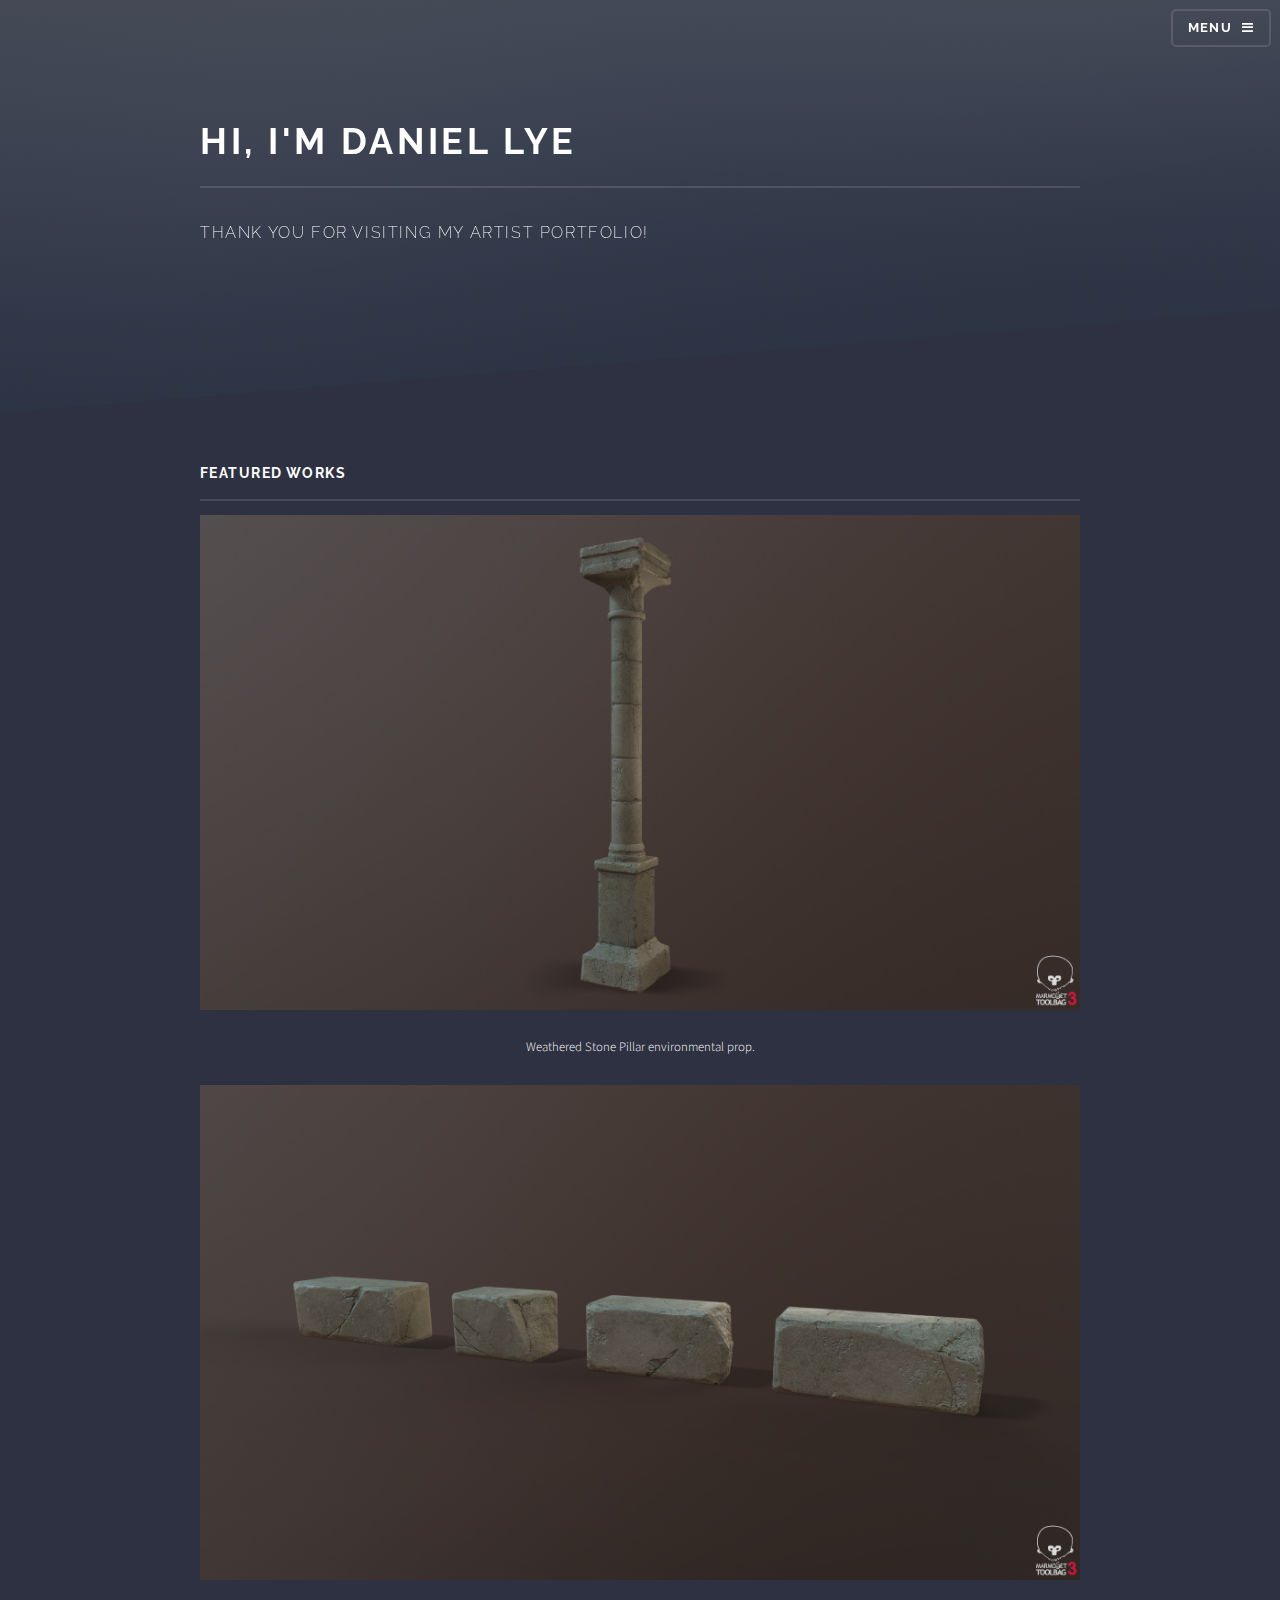
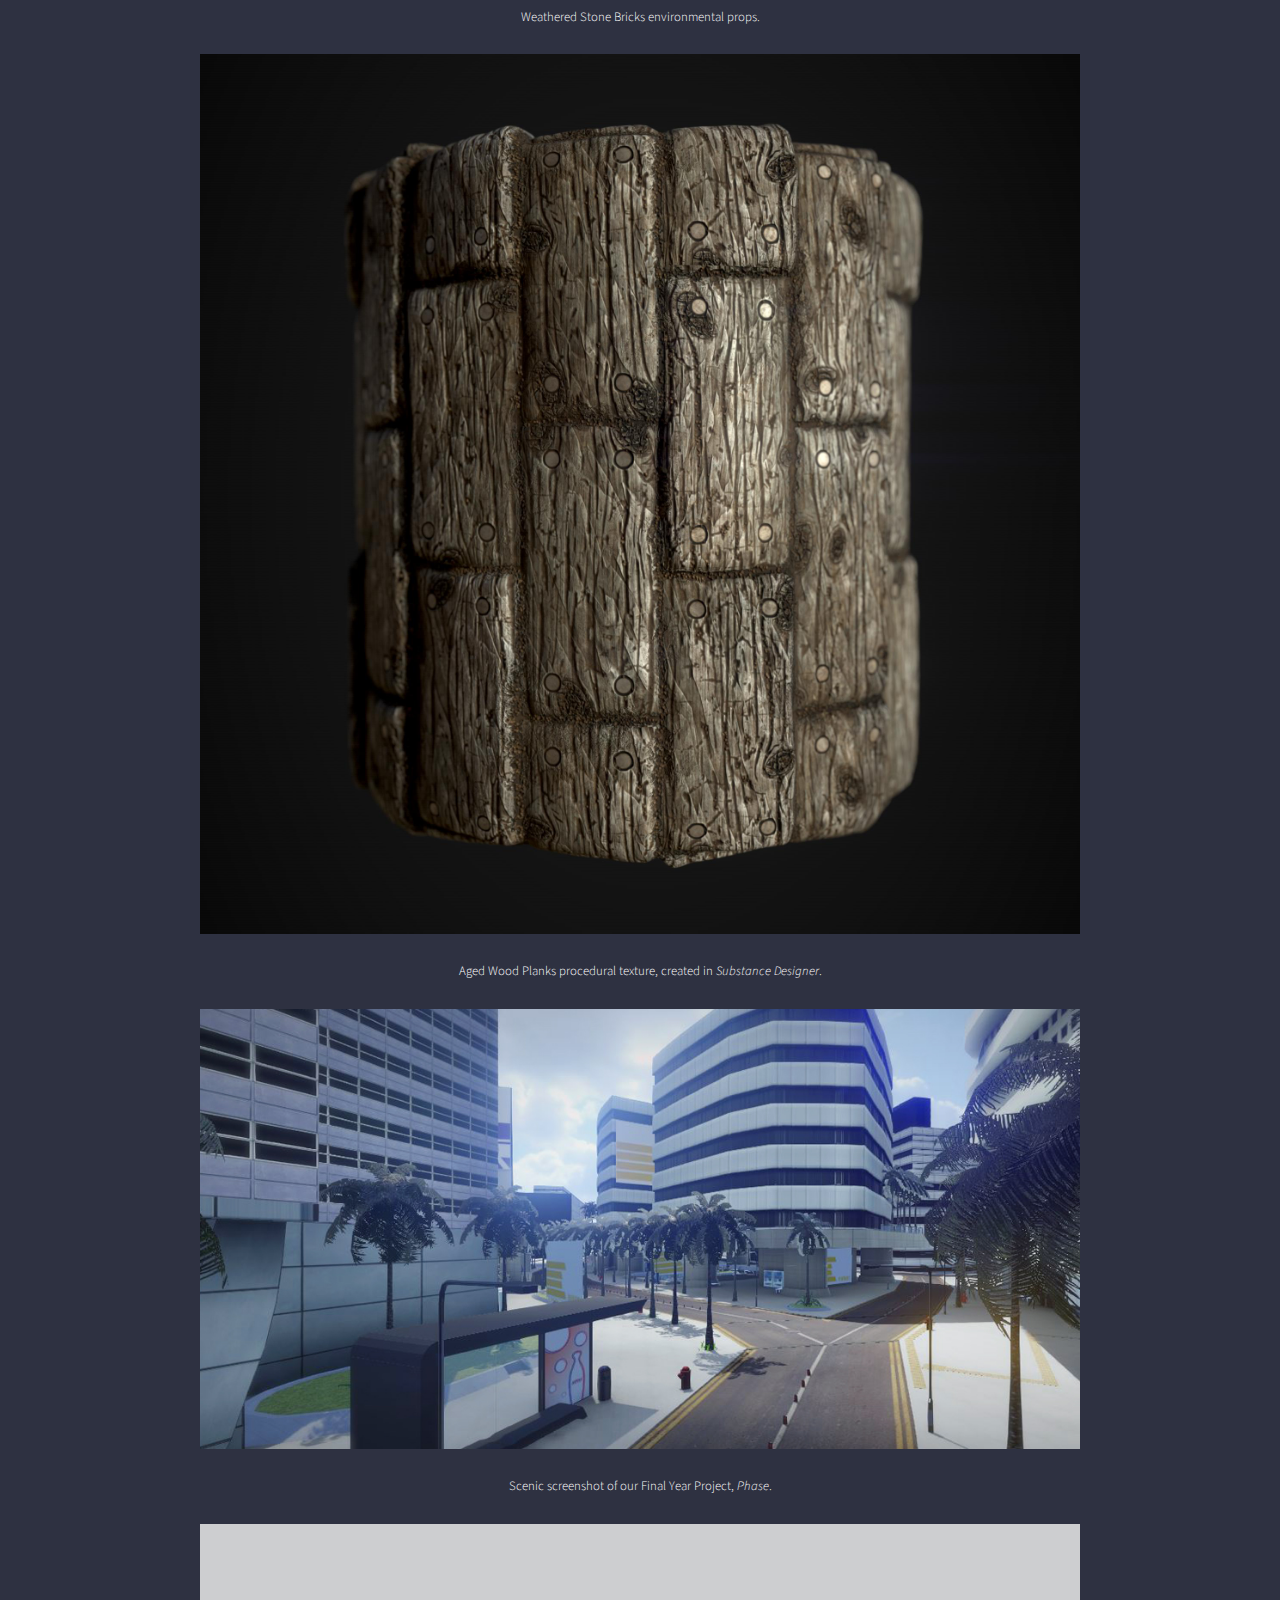
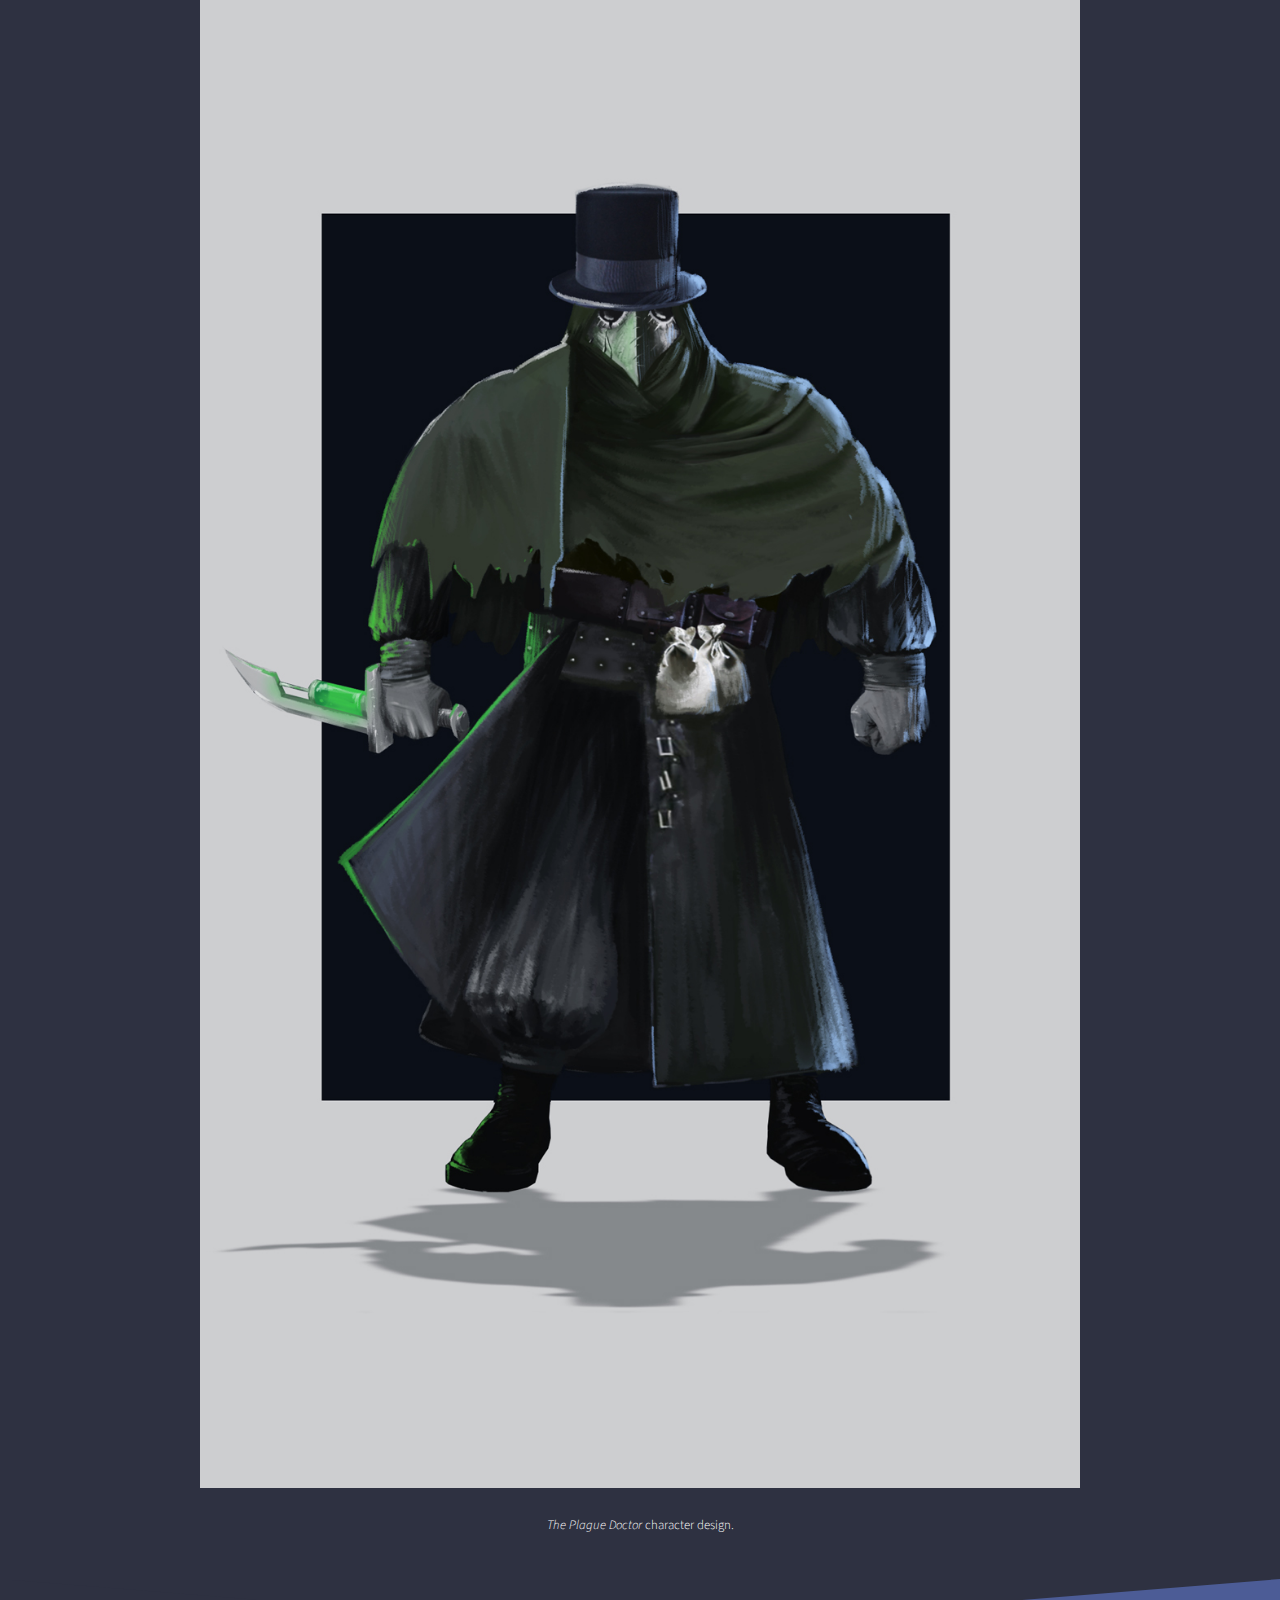
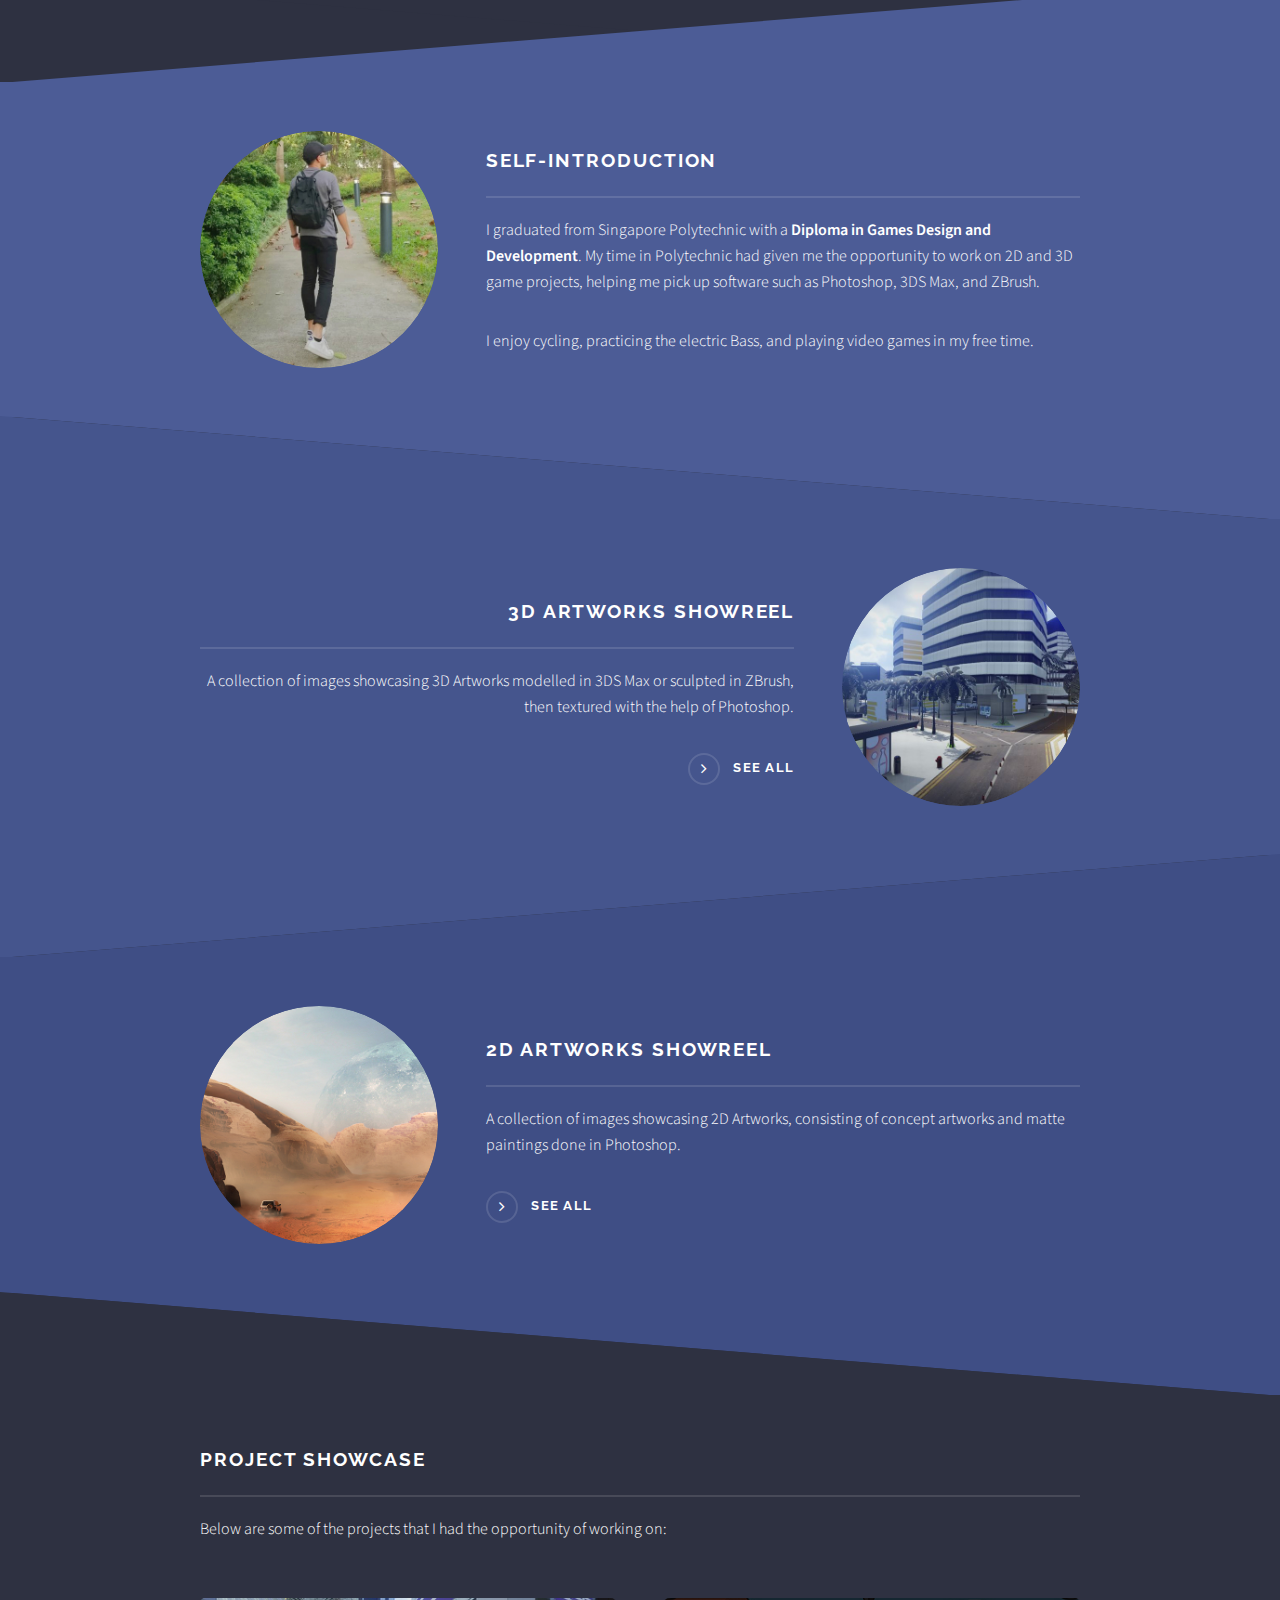
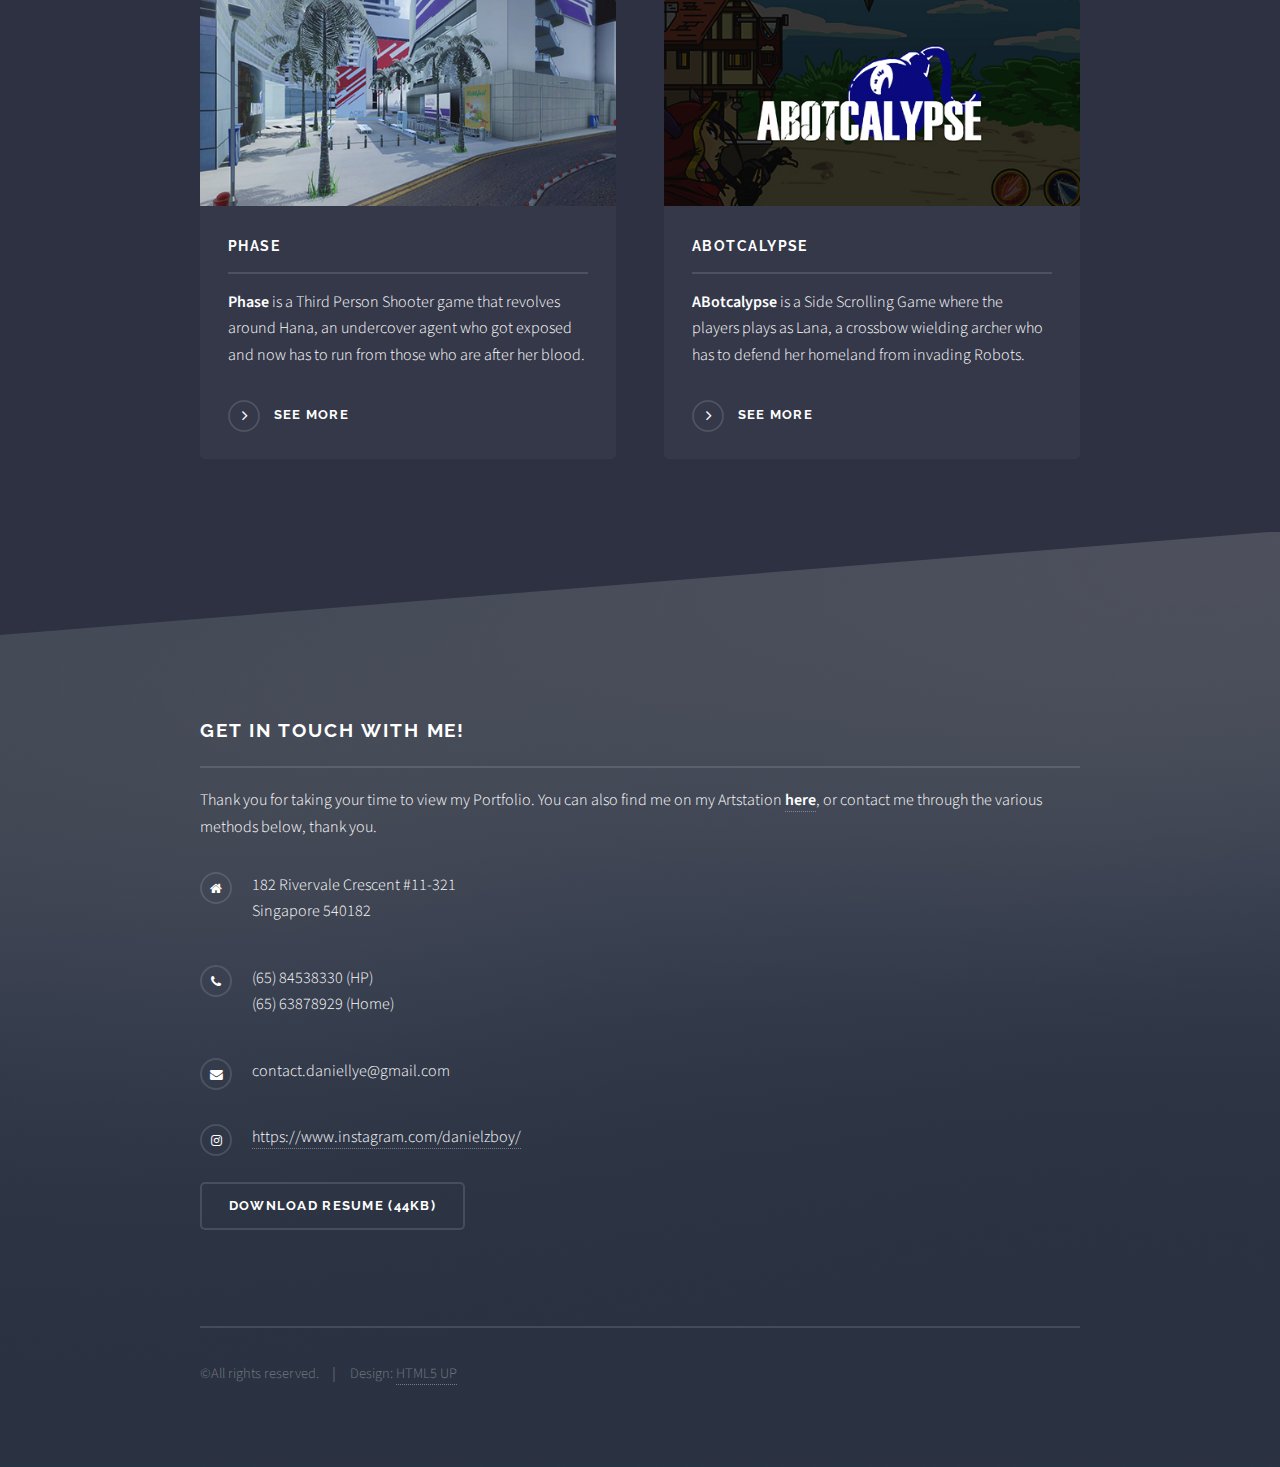
<file: index.html>
<!DOCTYPE HTML>
<!--
	Solid State by HTML5 UP
	html5up.net | @ajlkn
	Free for personal and commercial use under the CCA 3.0 license (html5up.net/license)
-->
<html>
	<head>
		<title>Daniel Lye's Portfolio</title>
		<meta charset="utf-8" />
		<meta name="viewport" content="width=device-width, initial-scale=1, user-scalable=no" />
		<link rel="stylesheet" href="assets/css/main.css" />
		<noscript><link rel="stylesheet" href="assets/css/noscript.css" /></noscript>
	</head>
	<body class="is-preload">

		<!-- Page Wrapper -->
			<div id="page-wrapper">

				<!-- Header -->
					<header id="header" class="alt">
						<h1><a href="index.html">Daniel Lye's Portfolio</a></h1>
						<nav>
							<a href="#menu">Menu</a>
						</nav>
					</header>

				<!-- Menu -->
					<nav id="menu">
						<div class="inner">
							<h2>Menu</h2>
							<ul class="links">
								<li><a href="index.html">Home</a></li>
								<li><a href="3dartworks.html">3D Artworks</a></li>
								<li><a href="2dartworks.html">2D Artworks</a></li>
								<li><a href="projects.html">Projects</a></li>
								<li><a href="resume.html">Resume and Contacts</a></li>
							</ul>
							<a href="#" class="close">Close</a>
						</div>
					</nav>

				<!-- Banner -->
					<section id="banner">
						<div class="inner">
							<!-- <div class="logo"><span class="icon fa-diamond"></span></div> -->
							<h2>Hi, I'm Daniel Lye</h2>
							<p>Thank you for visiting my Artist Portfolio!<!-- <a href="http://html5up.net">HTML5 UP</a>--></p>
						</div>
					</section>

				<!-- Wrapper -->
					<section id="wrapper">

						<div class="wrapper">
							<div class="inner">

								<h3 class="major">Featured Works</h3>

								<center><div style="width:auto; font-size: 80%;"><img src="images/art05.png" alt="" class="responsive"/>Weathered Stone Pillar environmental prop.</div></center><br/>

								<center><div style="width:auto; font-size: 80%;"><img src="images/art04.png" alt="" class="responsive"/>Weathered Stone Bricks environmental props.</div></center><br/>

								<center><div style="width:auto; font-size: 80%;"><img src="images/art01.jpg" alt="" class="responsive"/>Aged Wood Planks procedural texture, created in <i>Substance Designer</i>.</div></center><br/>

								<center><div style="width:auto; font-size: 80%;"><img src="images/art02.jpg" alt="" class="responsive"/>Scenic screenshot of our Final Year Project, <i>Phase</i>.</div></center><br/>

								<center><div style="width:auto; font-size: 80%;"><img src="images/art03.jpg" alt="" class="responsive"/><i>The Plague Doctor</i> character design.</div></center><br/>

							</div>
						</div>

						<!-- One -->
							<section id="one" class="wrapper spotlight style1">
								<div class="inner">
									<a class="image"><img src="images/01.jpg" alt="" /></a>
									<div class="content">
										<h2 class="major">Self-Introduction</h2>
										<p>I graduated from Singapore Polytechnic with a <strong>Diploma in Games Design and Development</strong>. My time in Polytechnic had given me the opportunity to work on 2D and 3D game projects, helping me pick up software such as Photoshop, 3DS Max, and ZBrush.</p>
										<p>I enjoy cycling, practicing the electric Bass, and playing video games in my free time.</p>
										<!-- <a href="#" class="special">Learn more</a> -->
									</div>
								</div>
							</section>

						<!-- Two -->
							<section id="two" class="wrapper alt spotlight style2">
								<div class="inner">
									<a href="3dartworks.html" class="image"><img src="images/02.jpg" alt="" /></a>
									<div class="content">
										<h2 class="major">3D Artworks Showreel</h2>
										<p>A collection of images showcasing 3D Artworks modelled in 3DS Max or sculpted in ZBrush, then textured with the help of Photoshop.</p>
										<a href="3dartworks.html" class="special">See All</a>
									</div>
								</div>
							</section>

						<!-- Three -->
							<section id="three" class="wrapper spotlight style3">
								<div class="inner">
									<a href="2dartworks.html" class="image"><img src="images/03.jpg" alt="" /></a>
									<div class="content">
										<h2 class="major">2D Artworks Showreel</h2>
										<p>A collection of images showcasing 2D Artworks, consisting of concept artworks and matte paintings done in Photoshop.</p>
										<a href="2dartworks.html" class="special">See All</a>
									</div>
								</div>
							</section>

						<!-- Four -->
							<section id="four" class="wrapper alt style1">
								<div class="inner">
									<h2 class="major">Project Showcase</h2>
									<p>Below are some of the projects that I had the opportunity of working on:</p>
									<section class="features">
										<article>
											<a href="phase.html" class="image"><img src="images/04.jpg" alt="" /></a>
											<h3 class="major">Phase</h3>
											<p><strong>Phase</strong> is a Third Person Shooter game that revolves around Hana, an undercover agent who got exposed and now has to run from those who are after her blood.</p>
											<a href="phase.html" class="special">See more</a>
										</article>
										<article>
											<a href="abotcalypse.html" class="image"><img src="images/05.jpg" alt="" /></a>
											<h3 class="major">ABotcalypse</h3>
											<p><strong>ABotcalypse</strong> is a Side Scrolling Game where the players plays as Lana, a crossbow wielding archer who has to defend her homeland from invading Robots.</p>
											<a href="abotcalypse.html" class="special">See more</a>
										</article>
										<!-- <article>
											<a href="#" class="image"><img src="images/pic06.jpg" alt="" /></a>
											<h3 class="major">ABotcalypse</h3>
											<p><strong>ABotcalypse</strong> is a Side Scrolling Game where the players plays as Lana, a crossbow wielding archer who has to defend her homeland from invading Robots.</p>
											<a href="#" class="special">Learn more</a>
										</article>
										<article>
											<a href="#" class="image"><img src="images/pic07.jpg" alt="" /></a>
											<h3 class="major">Fusce consequat</h3>
											<p>Lorem ipsum dolor sit amet, consectetur adipiscing vehicula id nulla dignissim dapibus ultrices.</p>
											<a href="#" class="special">Learn more</a>
										</article> -->
									</section> 
								</div>
							</section>

					</section>

				<!-- Footer -->
					<section id="footer">
						<div class="inner">
							<h2 class="major">Get in touch with me!</h2>
							<p>Thank you for taking your time to view my Portfolio. You can also find me on my Artstation <strong><a href="https://www.artstation.com/daniellye">here</a></strong>, or contact me through the various methods below, thank you.</p>

							<ul class="contact">
								<li class="fa-home">
								182 Rivervale Crescent #11-321<br />
								Singapore 540182</li>
								<li class="fa-phone">(65) 84538330 (HP)<br />(65) 63878929 (Home)</li>
								<li class="fa-envelope"><!-- <a href="#"></a> -->contact.daniellye@gmail.com</li>
								<!-- <li class="fa-twitter"><a href="#">twitter.com/untitled-tld</a></li>
								<li class="fa-facebook"><a href="#">facebook.com/untitled-tld</a></li> -->
								<li class="fa-instagram"><a href="https://www.instagram.com/danielzboy/">https://www.instagram.com/danielzboy/</a></li>
							</ul>
							
							 <ul class="actions">
								<li><a href="https://drive.google.com/uc?export=download&id=1M3SwBM7PlS9I2snrrU_42N8P5mISqZSB" class="button">Download Resume (44KB)</a></li>
							</ul>

								<!-- <div class="fields">
									<div class="field">
										<label for="name">Name</label>
										<input type="text" name="name" id="name" />
									</div>
									<div class="field">
										<label for="email">Email</label>
										<input type="email" name="email" id="email" />
									</div>
									<div class="field">
										<label for="message">Message</label>
										<textarea name="message" id="message" rows="4"></textarea>
									</div>
								</div>
								<ul class="actions">
									<li><input type="submit" value="Download Resume"/></li>
								</ul> -->

							<ul class="copyright">
								<li>&copy;All rights reserved.</li><li>Design: <a href="http://html5up.net">HTML5 UP</a></li>
							</ul>

						</div>
					</section>

			</div>

		<!-- Scripts -->
			<script src="assets/js/jquery.min.js"></script>
			<script src="assets/js/jquery.scrollex.min.js"></script>
			<script src="assets/js/browser.min.js"></script>
			<script src="assets/js/breakpoints.min.js"></script>
			<script src="assets/js/util.js"></script>
			<script src="assets/js/main.js"></script>

	</body>
</html>
</file>
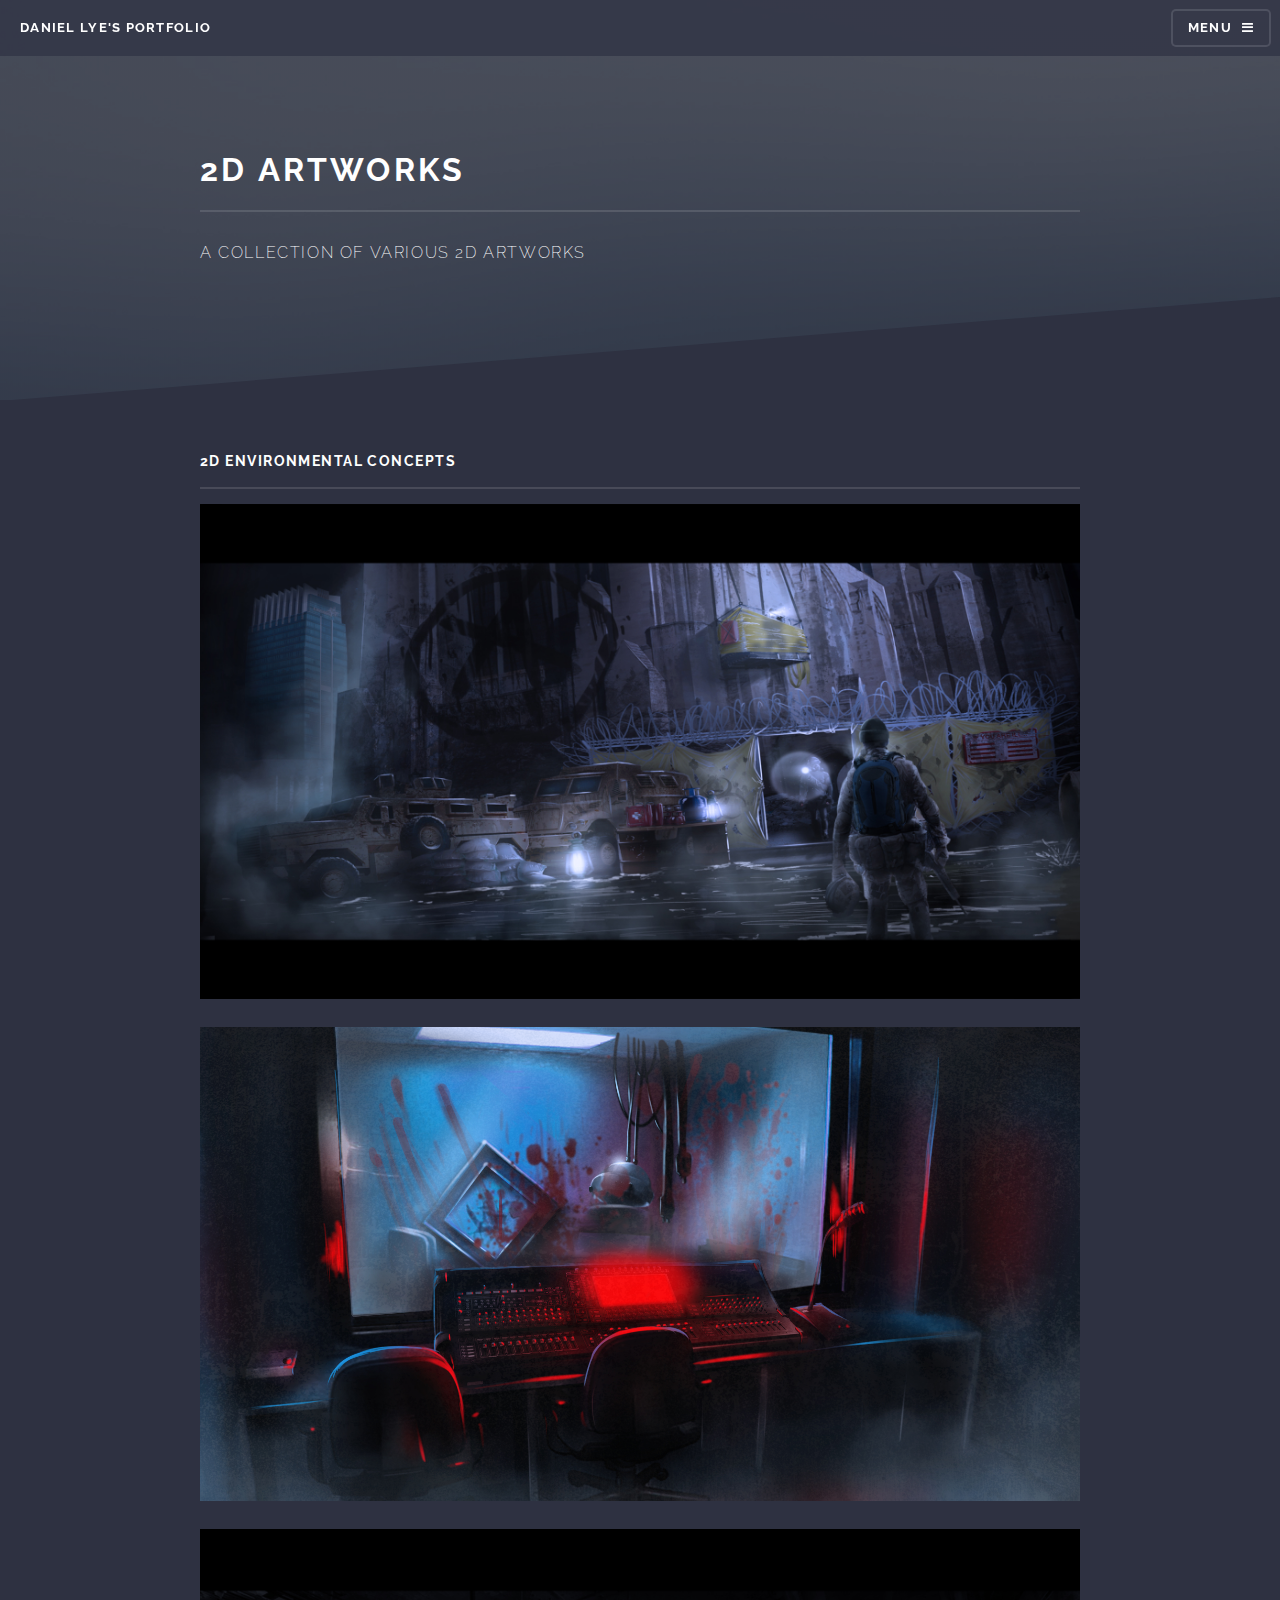
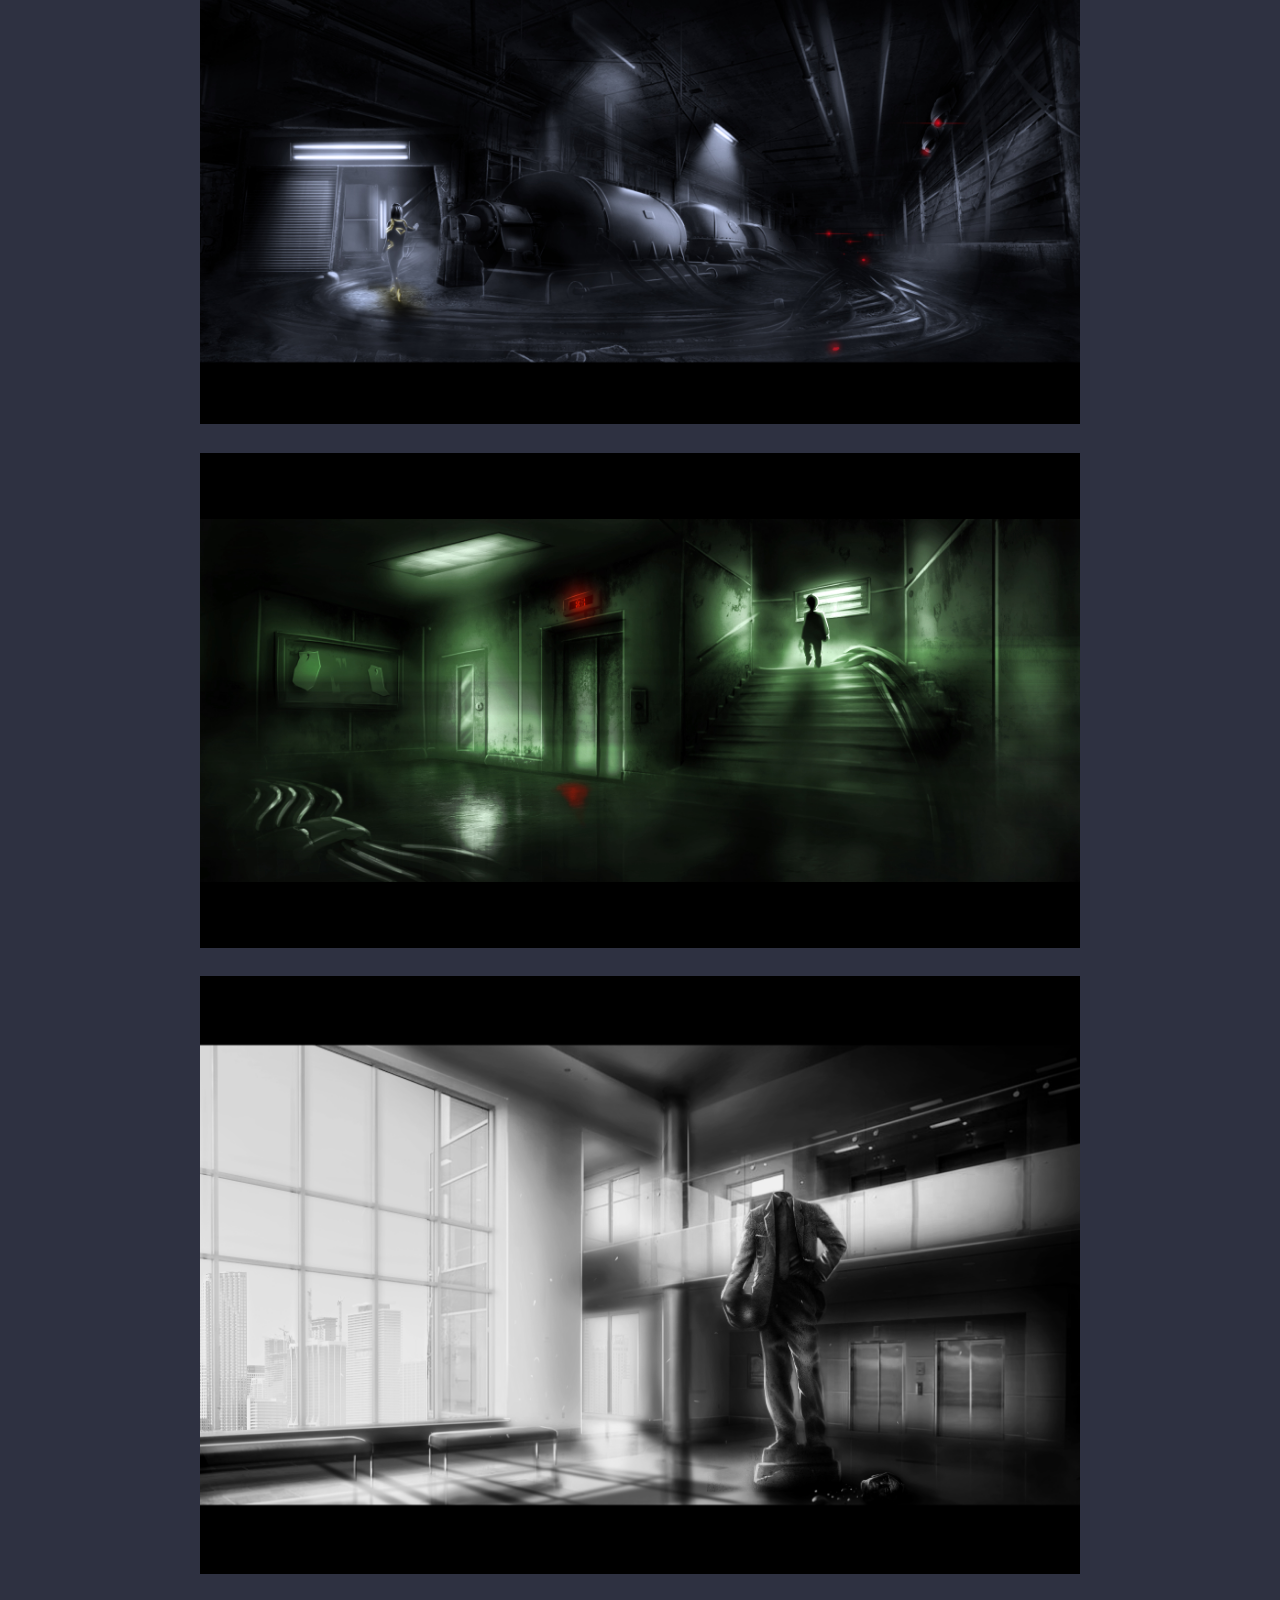
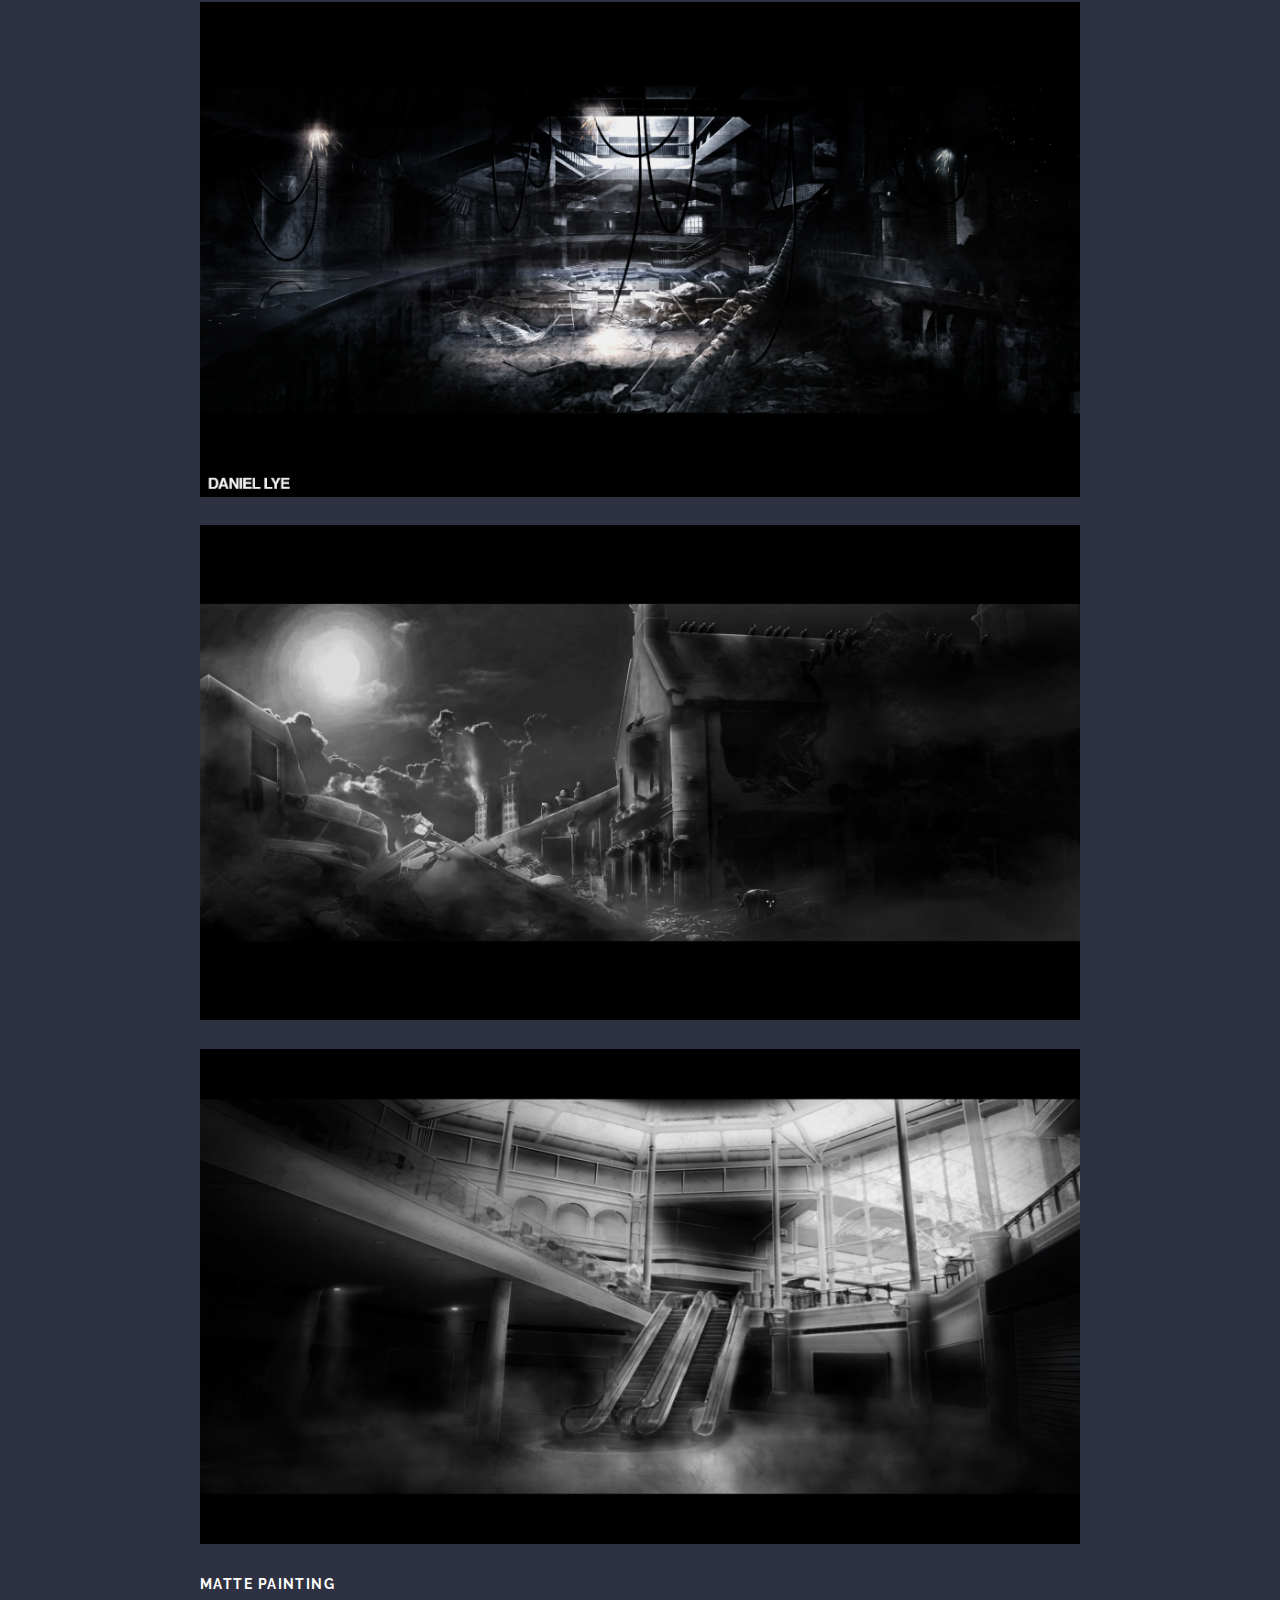
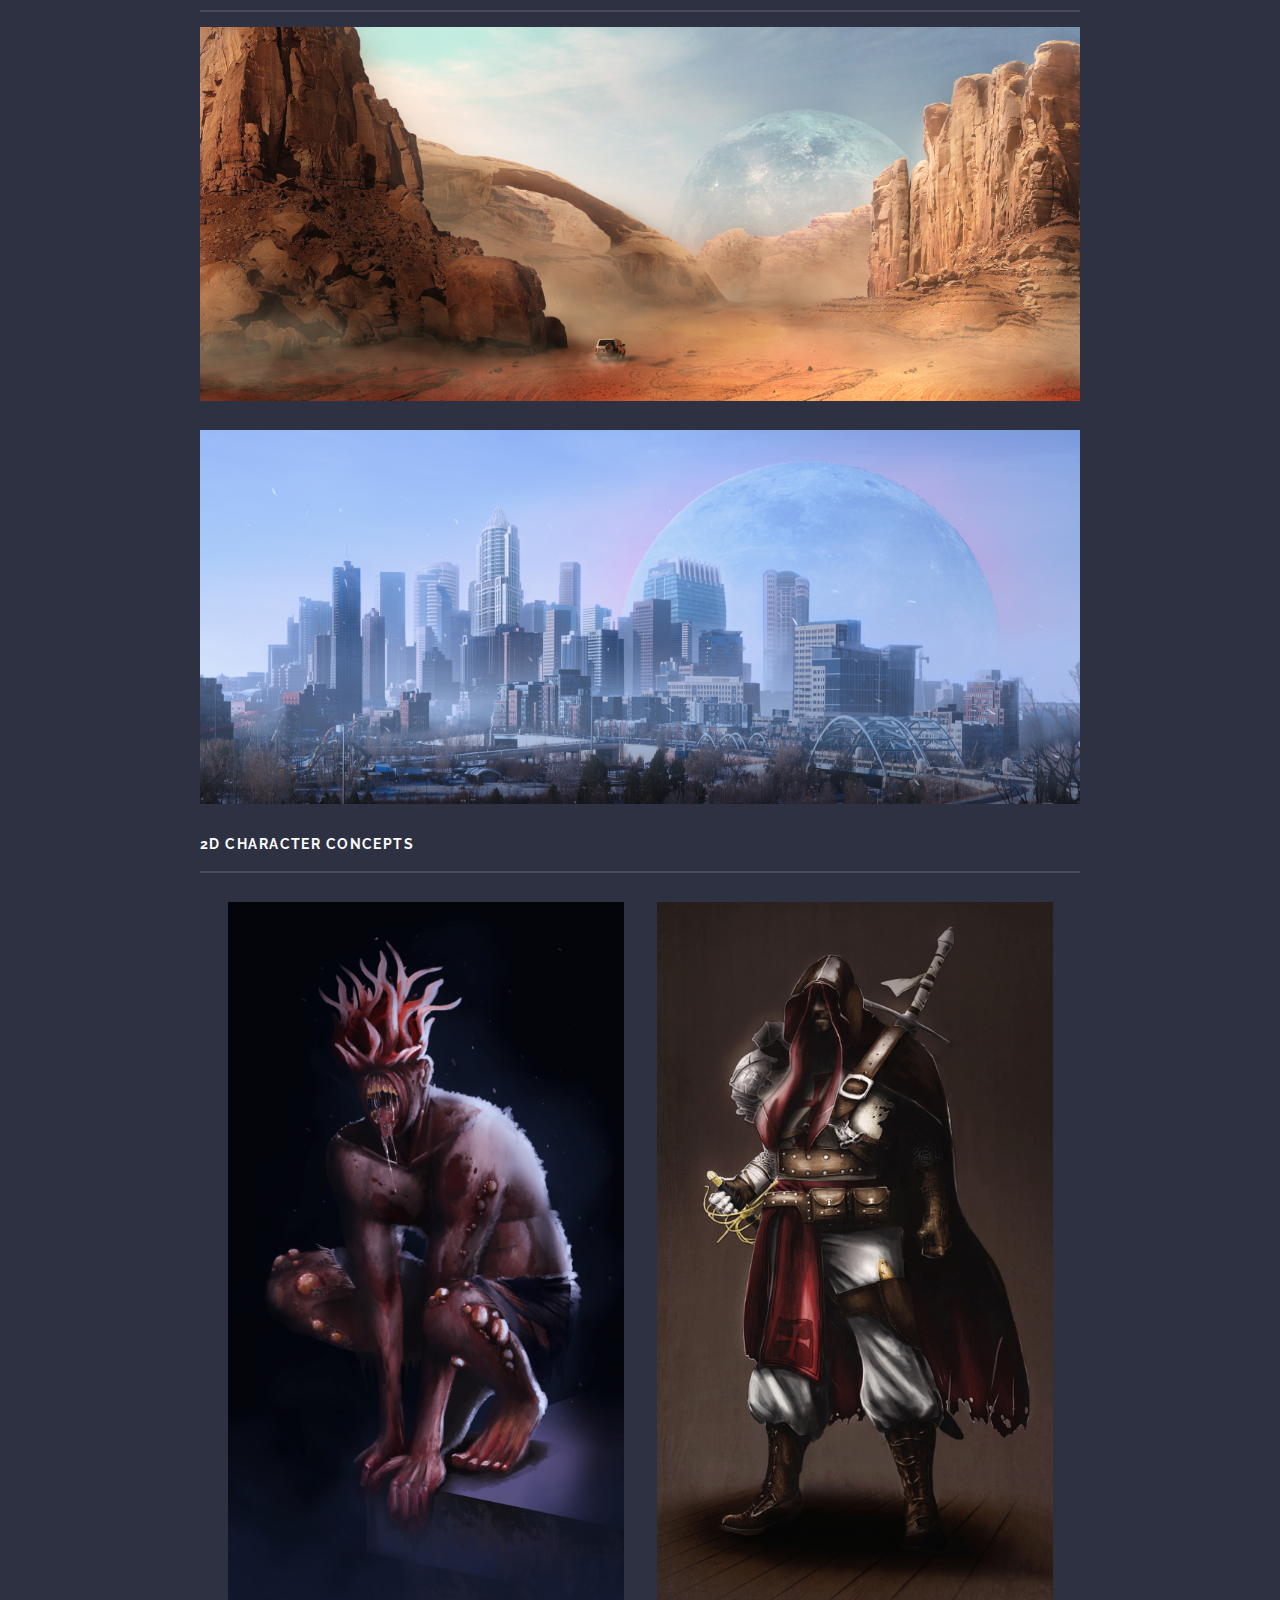
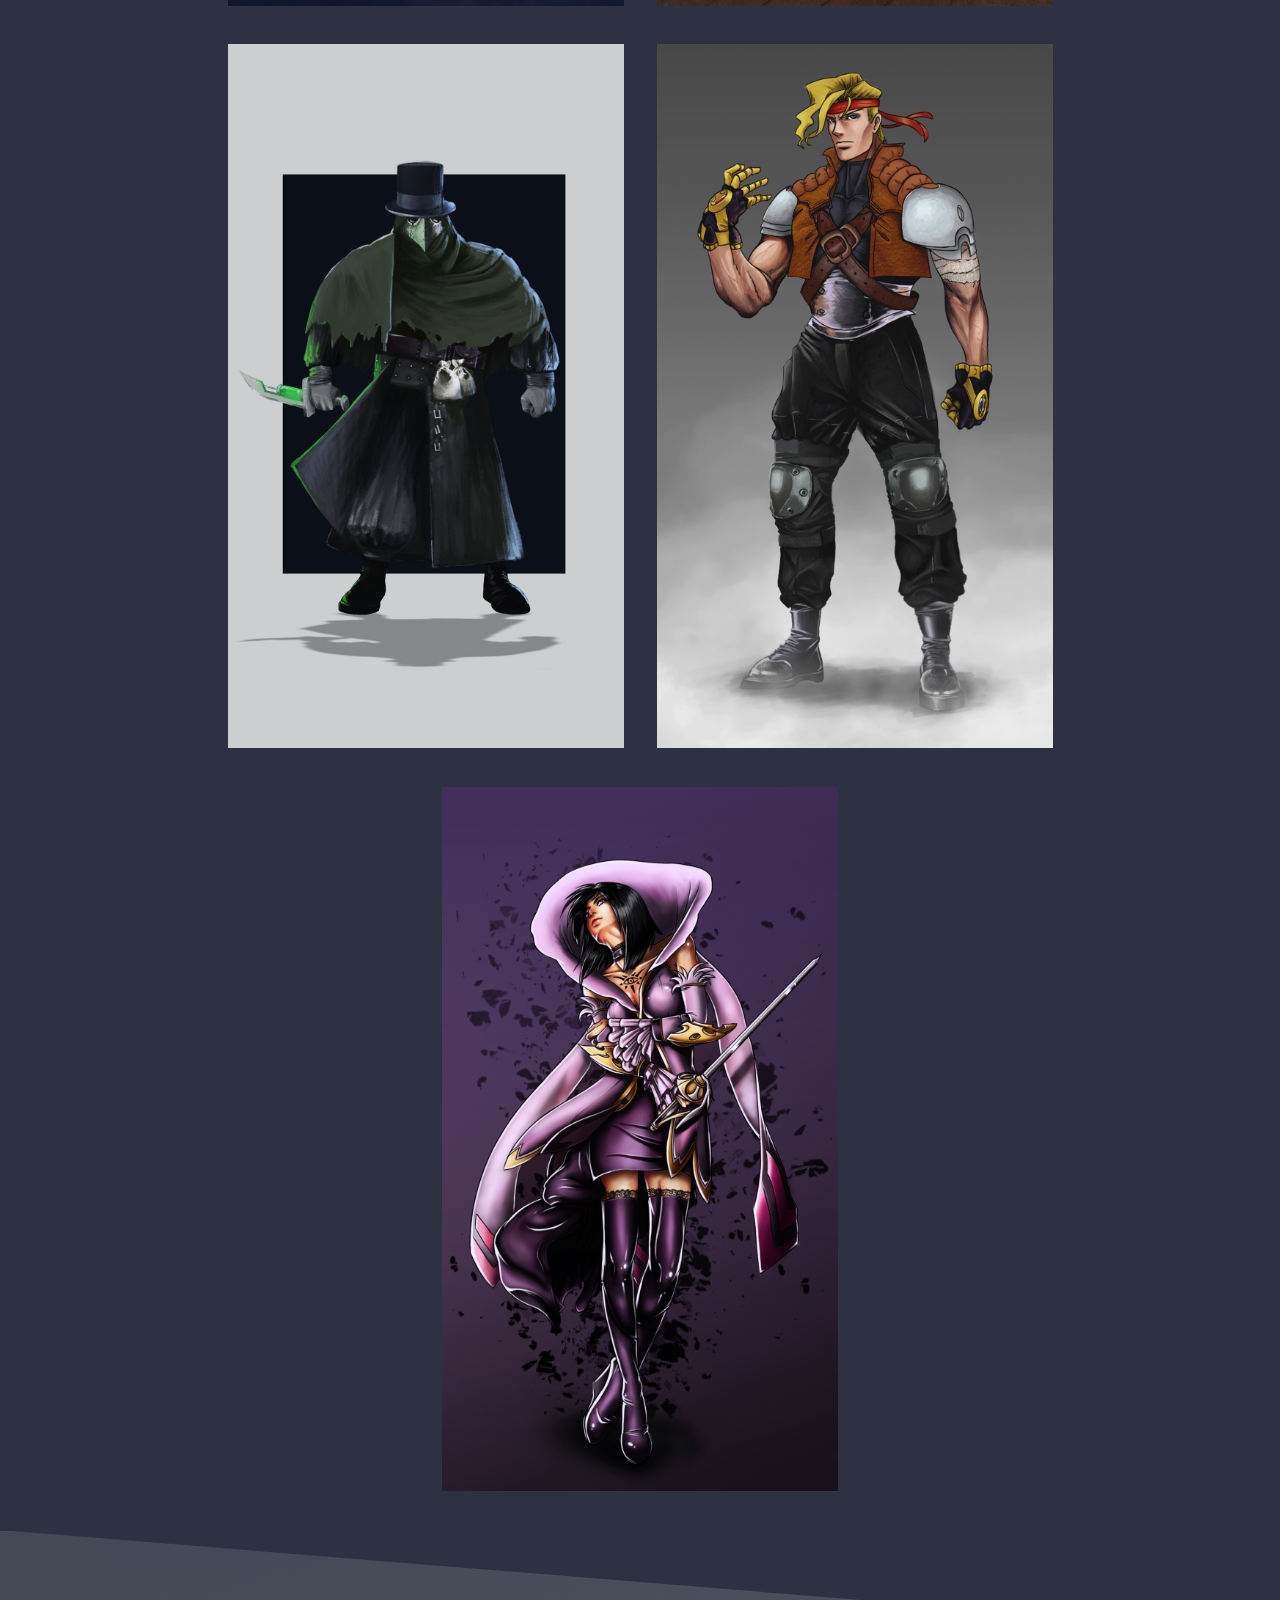
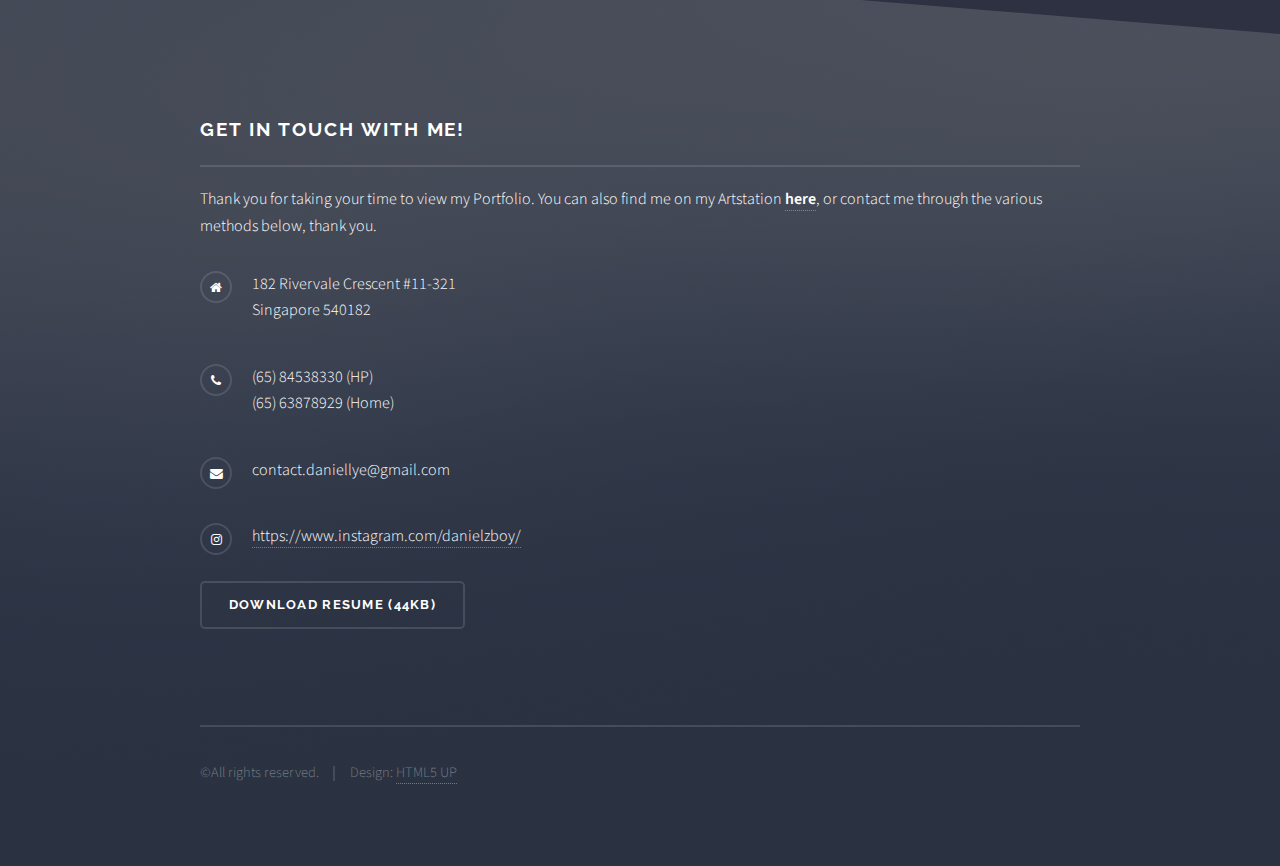
<file: 2dartworks.html>
<!DOCTYPE HTML>
<!--
	Solid State by HTML5 UP
	html5up.net | @ajlkn
	Free for personal and commercial use under the CCA 3.0 license (html5up.net/license)
-->
<html>
	<head>
		<title>Daniel Lye's Portfolio</title>
		<meta charset="utf-8" />
		<meta name="viewport" content="width=device-width, initial-scale=1, user-scalable=no" />
		<link rel="stylesheet" href="assets/css/main.css" />
		<noscript><link rel="stylesheet" href="assets/css/noscript.css" /></noscript>
	</head>
	<body class="is-preload">

		<!-- Page Wrapper -->
			<div id="page-wrapper">

				<!-- Header -->
					<header id="header">
						<h1><a href="index.html">Daniel Lye's Portfolio</a></h1>
						<nav>
							<a href="#menu">Menu</a>
						</nav>
					</header>

				<!-- Menu -->
					<nav id="menu">
						<div class="inner">
							<h2>Menu</h2>
							<ul class="links">
								<li><a href="index.html">Home</a></li>
								<li><a href="3dartworks.html">3D Artworks</a></li>
								<li><a href="2dartworks.html">2D Artworks</a></li>
								<li><a href="projects.html">Projects</a></li>
								<li><a href="resume.html">Resume and Contacts</a></li>
							</ul>
							<a href="#" class="close">Close</a>
						</div>
					</nav>

				<!-- Wrapper -->
					<section id="wrapper">
						<header>
							<div class="inner">
								<h2>2D Artworks</h2>
								<p>A collection of various 2D Artworks</p>
							</div>
						</header>

						<!-- Content -->
							<div class="wrapper">
								<div class="inner">
									
									<h3 class="major">2D Environmental Concepts</h3>
									
									<center><img src="images/2dartworks/00.jpg" alt="" class="responsive"/></center>							
									<center><img src="images/2dartworks/01.jpg" alt="" class="responsive"/></center>
									<center><img src="images/2dartworks/02.jpg" alt="" class="responsive"/></center>
									<center><img src="images/2dartworks/03.jpg" alt="" class="responsive"/></center>						
									<center><img src="images/2dartworks/04.jpg" alt="" class="responsive"/></center>
									<center><img src="images/2dartworks/05.jpg" alt="" class="responsive"/></center>
									<center><img src="images/2dartworks/06.jpg" alt="" class="responsive"/></center>
									<center><img src="images/2dartworks/07.jpg" alt="" class="responsive"/></center>

									<h3 class="major">Matte Painting</h3>

									<center><img src="images/2dartworks/08.jpg" alt="" class="responsive"/></center>
									<center><img src="images/2dartworks/09.jpg" alt="" class="responsive"/></center>

									<h3 class="major">2D Character Concepts</h3>

									<center><img src="images/2dartworks/10.jpg" alt="" class="responsivePortrait"/>
									<img src="images/2dartworks/11.jpg" alt="" class="responsivePortrait"/></center>
									<center><img src="images/2dartworks/12.jpg" alt="" class="responsivePortrait"/>
									<img src="images/2dartworks/13.jpg" alt="" class="responsivePortrait"/></center>
									<center><img src="images/2dartworks/14.jpg" alt="" class="responsivePortrait"/></center>

									<!-- <p>Morbi mattis mi consectetur tortor elementum, varius pellentesque velit convallis. Aenean tincidunt lectus auctor mauris maximus, ac scelerisque ipsum tempor. Duis vulputate ex et ex tincidunt, quis lacinia velit aliquet. Duis non efficitur nisi, id malesuada justo. Maecenas sagittis felis ac sagittis semper. Curabitur purus leo donec vel dolor at arcu tincidunt bibendum. Interdum et malesuada fames ac ante ipsum primis in faucibus. Fusce ut aliquet justo. Donec id neque ipsum. Integer eget ultricies odio. Nam vel ex a orci fringilla tincidunt. Aliquam eleifend ligula non velit accumsan cursus. Etiam ut gravida sapien.</p>

									<p>Vestibulum ultrices risus velit, sit amet blandit massa auctor sit amet. Sed eu lectus sem. Phasellus in odio at ipsum porttitor mollis id vel diam. Praesent sit amet posuere risus, eu faucibus lectus. Vivamus ex ligula, tempus pulvinar ipsum in, auctor porta quam. Proin nec commodo, vel scelerisque nisi scelerisque. Suspendisse id quam vel tortor tincidunt suscipit. Nullam auctor orci eu dolor consectetur, interdum ullamcorper ante tincidunt. Mauris felis nec felis elementum varius.</p>

									<h3 class="major">Vitae phasellus</h3>
									<p>Cras mattis ante fermentum, malesuada neque vitae, eleifend erat. Phasellus non pulvinar erat. Fusce tincidunt, nisl eget mattis egestas, purus ipsum consequat orci, sit amet lobortis lorem lacus in tellus. Sed ac elementum arcu. Quisque placerat auctor laoreet.</p>

									<section class="features">
										<article>
											<a href="#" class="image"><img src="images/pic04.jpg" alt="" /></a>
											<h3 class="major">Sed feugiat lorem</h3>
											<p>Lorem ipsum dolor sit amet, consectetur adipiscing vehicula id nulla dignissim dapibus ultrices.</p>
											<a href="#" class="special">Learn more</a>
										</article>
										<article>
											<a href="#" class="image"><img src="images/pic05.jpg" alt="" /></a>
											<h3 class="major">Nisl placerat</h3>
											<p>Lorem ipsum dolor sit amet, consectetur adipiscing vehicula id nulla dignissim dapibus ultrices.</p>
											<a href="#" class="special">Learn more</a>
										</article>
									</section> -->

								</div>
							</div>

					</section>

				<!-- Footer -->
					<section id="footer">
						<div class="inner">
							<h2 class="major">Get in touch with me!</h2>
							<p>Thank you for taking your time to view my Portfolio. You can also find me on my Artstation <strong><a href="https://www.artstation.com/daniellye">here</a></strong>, or contact me through the various methods below, thank you.</p>

							<ul class="contact">
								<li class="fa-home">
								182 Rivervale Crescent #11-321<br />
								Singapore 540182</li>
								<li class="fa-phone">(65) 84538330 (HP)<br />(65) 63878929 (Home)</li>
								<li class="fa-envelope"><!-- <a href="#"></a> -->contact.daniellye@gmail.com</li>
								<!-- <li class="fa-twitter"><a href="#">twitter.com/untitled-tld</a></li>
								<li class="fa-facebook"><a href="#">facebook.com/untitled-tld</a></li> -->
								<li class="fa-instagram"><a href="https://www.instagram.com/danielzboy/">https://www.instagram.com/danielzboy/</a></li>
							</ul>
							
							 <ul class="actions">
								<li><a href="https://drive.google.com/uc?export=download&id=1M3SwBM7PlS9I2snrrU_42N8P5mISqZSB" class="button">Download Resume (44KB)</a></li>
							</ul>

								<!-- <div class="fields">
									<div class="field">
										<label for="name">Name</label>
										<input type="text" name="name" id="name" />
									</div>
									<div class="field">
										<label for="email">Email</label>
										<input type="email" name="email" id="email" />
									</div>
									<div class="field">
										<label for="message">Message</label>
										<textarea name="message" id="message" rows="4"></textarea>
									</div>
								</div>
								<ul class="actions">
									<li><input type="submit" value="Download Resume"/></li>
								</ul> -->

							<ul class="copyright">
								<li>&copy;All rights reserved.</li><li>Design: <a href="http://html5up.net">HTML5 UP</a></li>
							</ul>

						</div>
					</section>

			</div>

		<!-- Scripts -->
			<script src="assets/js/jquery.min.js"></script>
			<script src="assets/js/jquery.scrollex.min.js"></script>
			<script src="assets/js/browser.min.js"></script>
			<script src="assets/js/breakpoints.min.js"></script>
			<script src="assets/js/util.js"></script>
			<script src="assets/js/main.js"></script>

	</body>
</html>
</file>
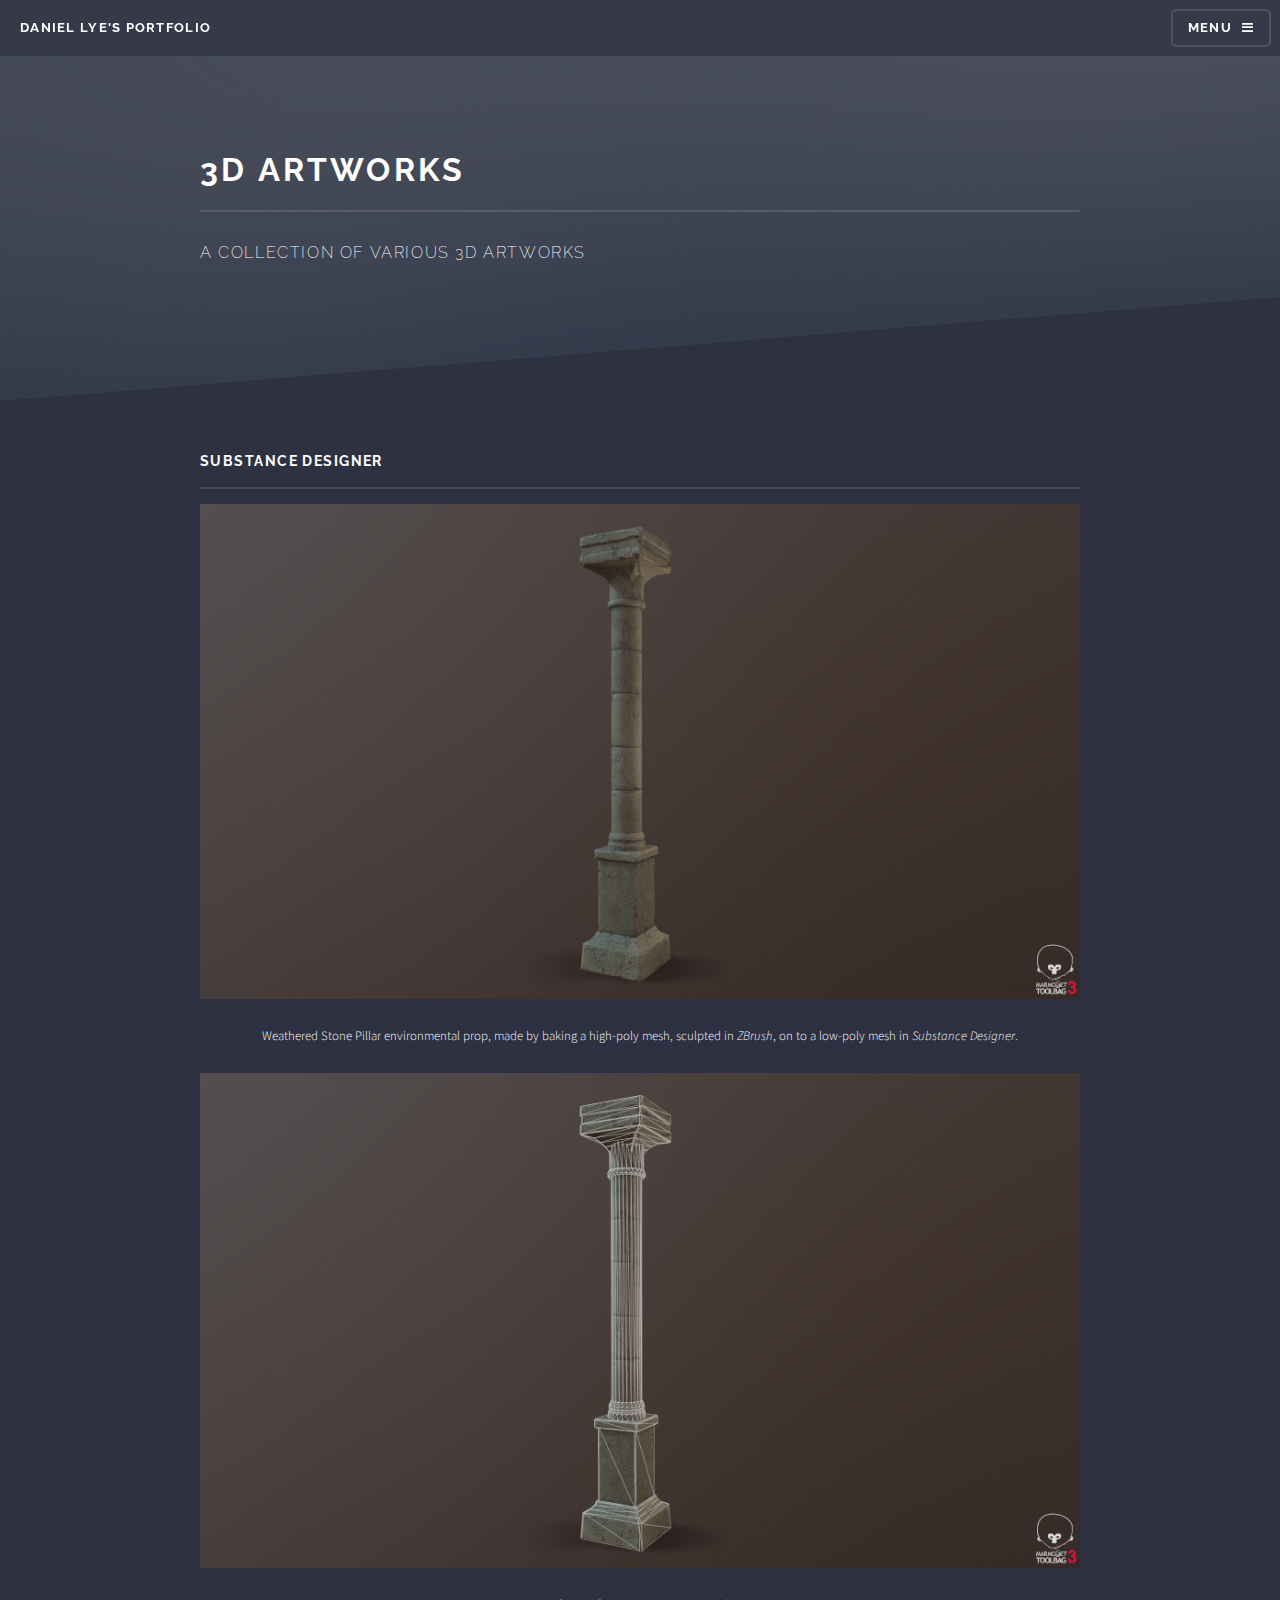
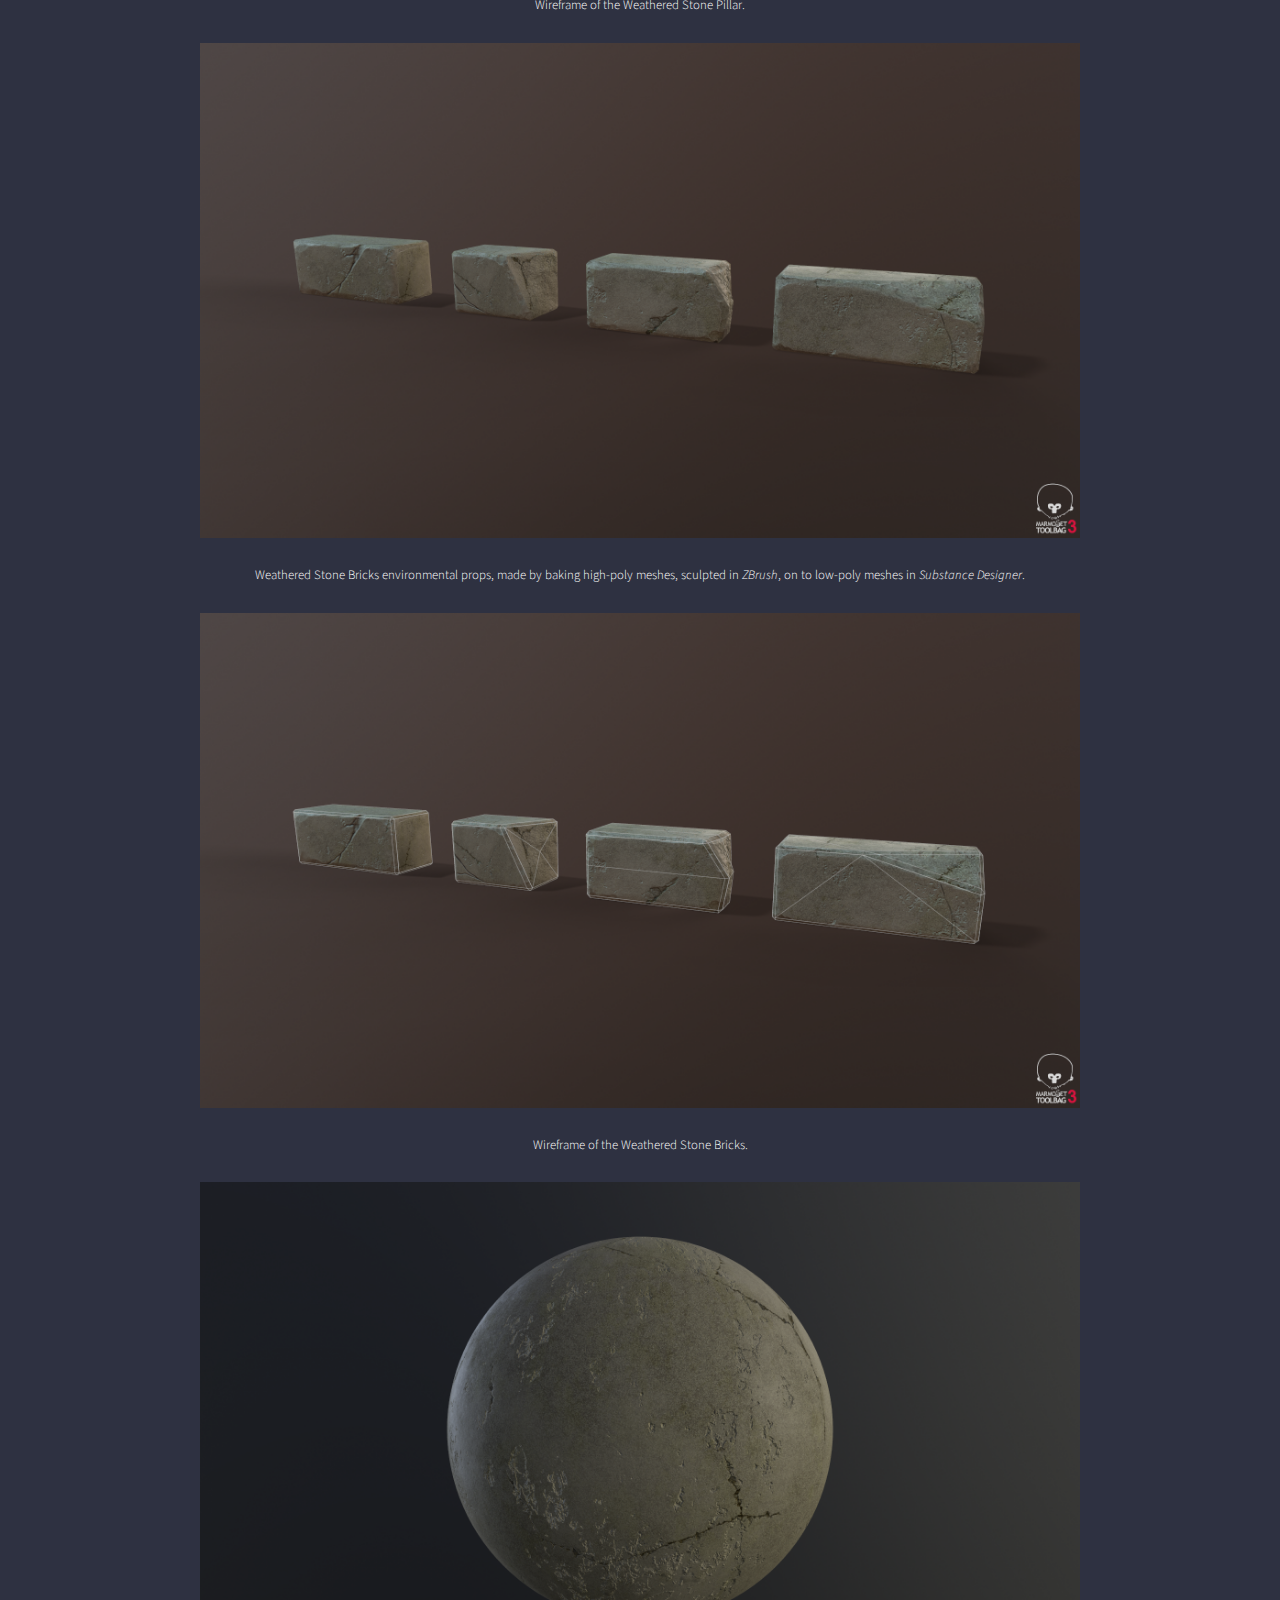
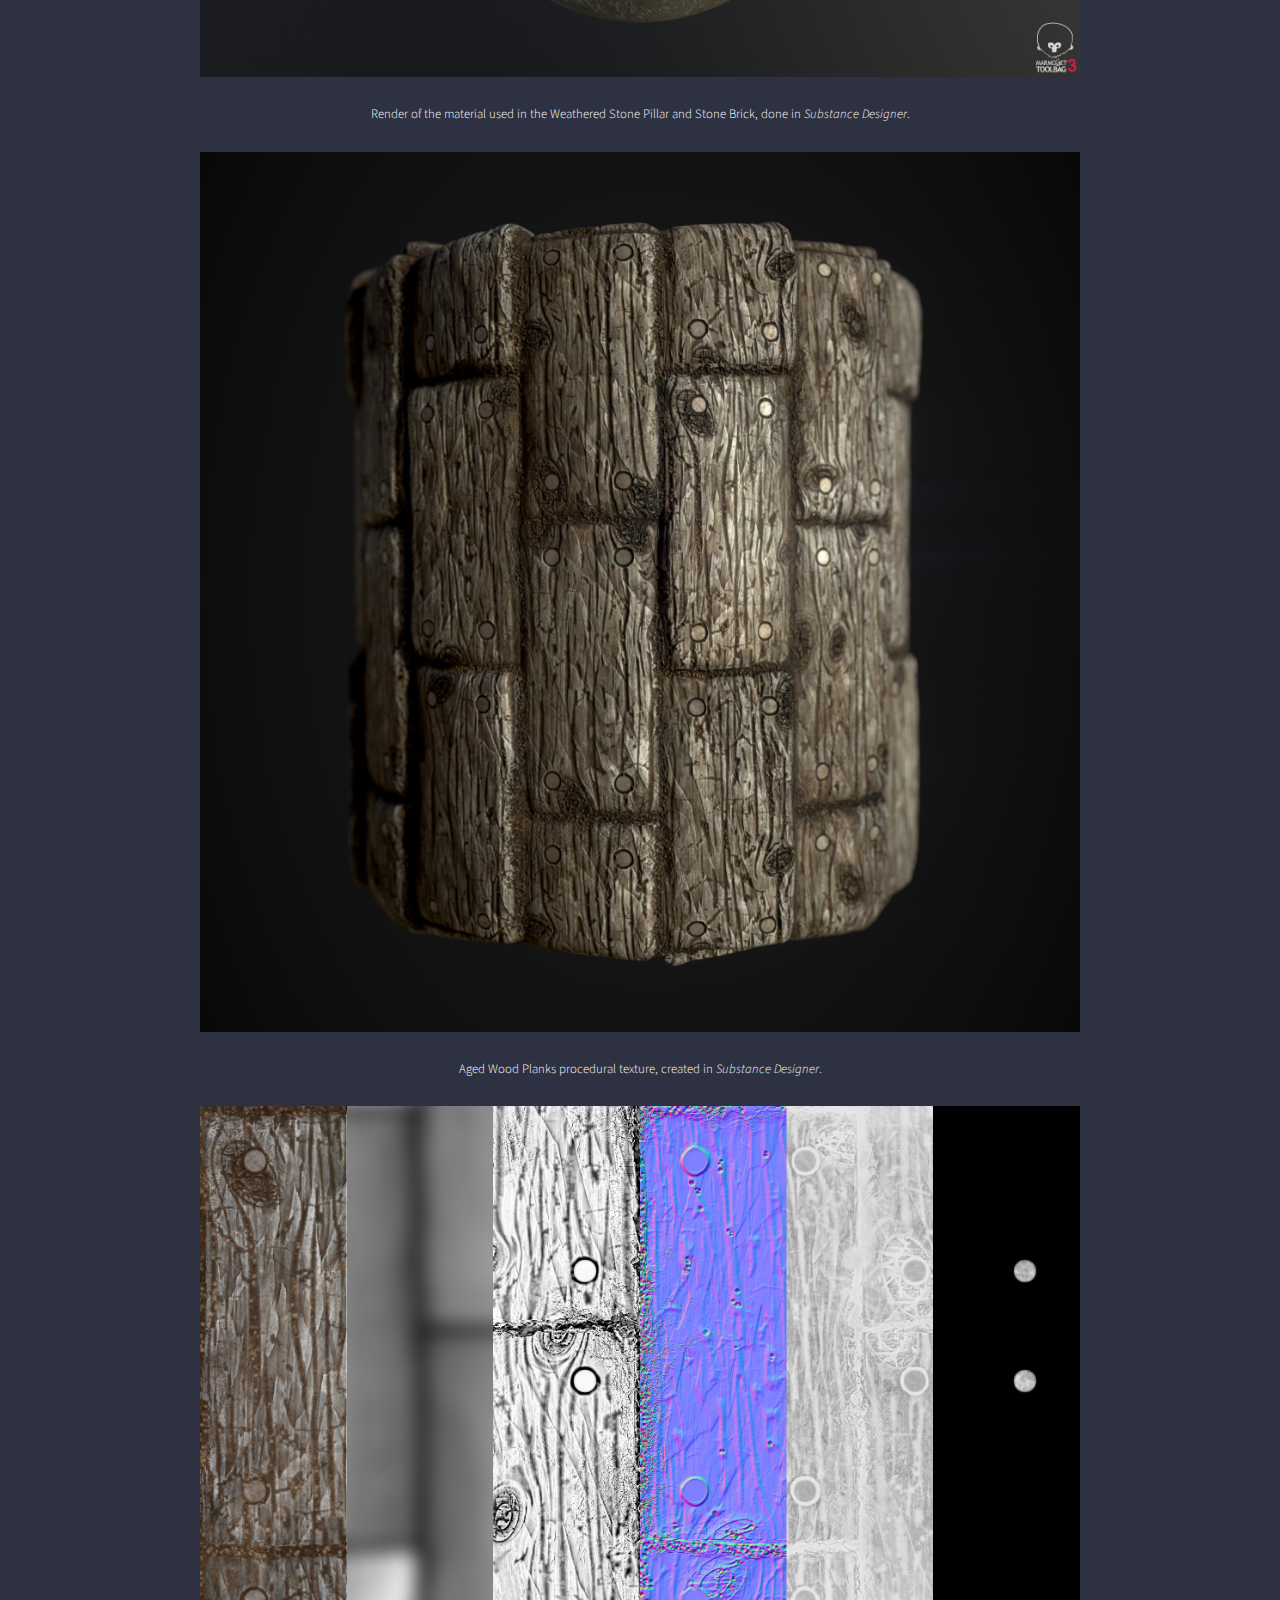
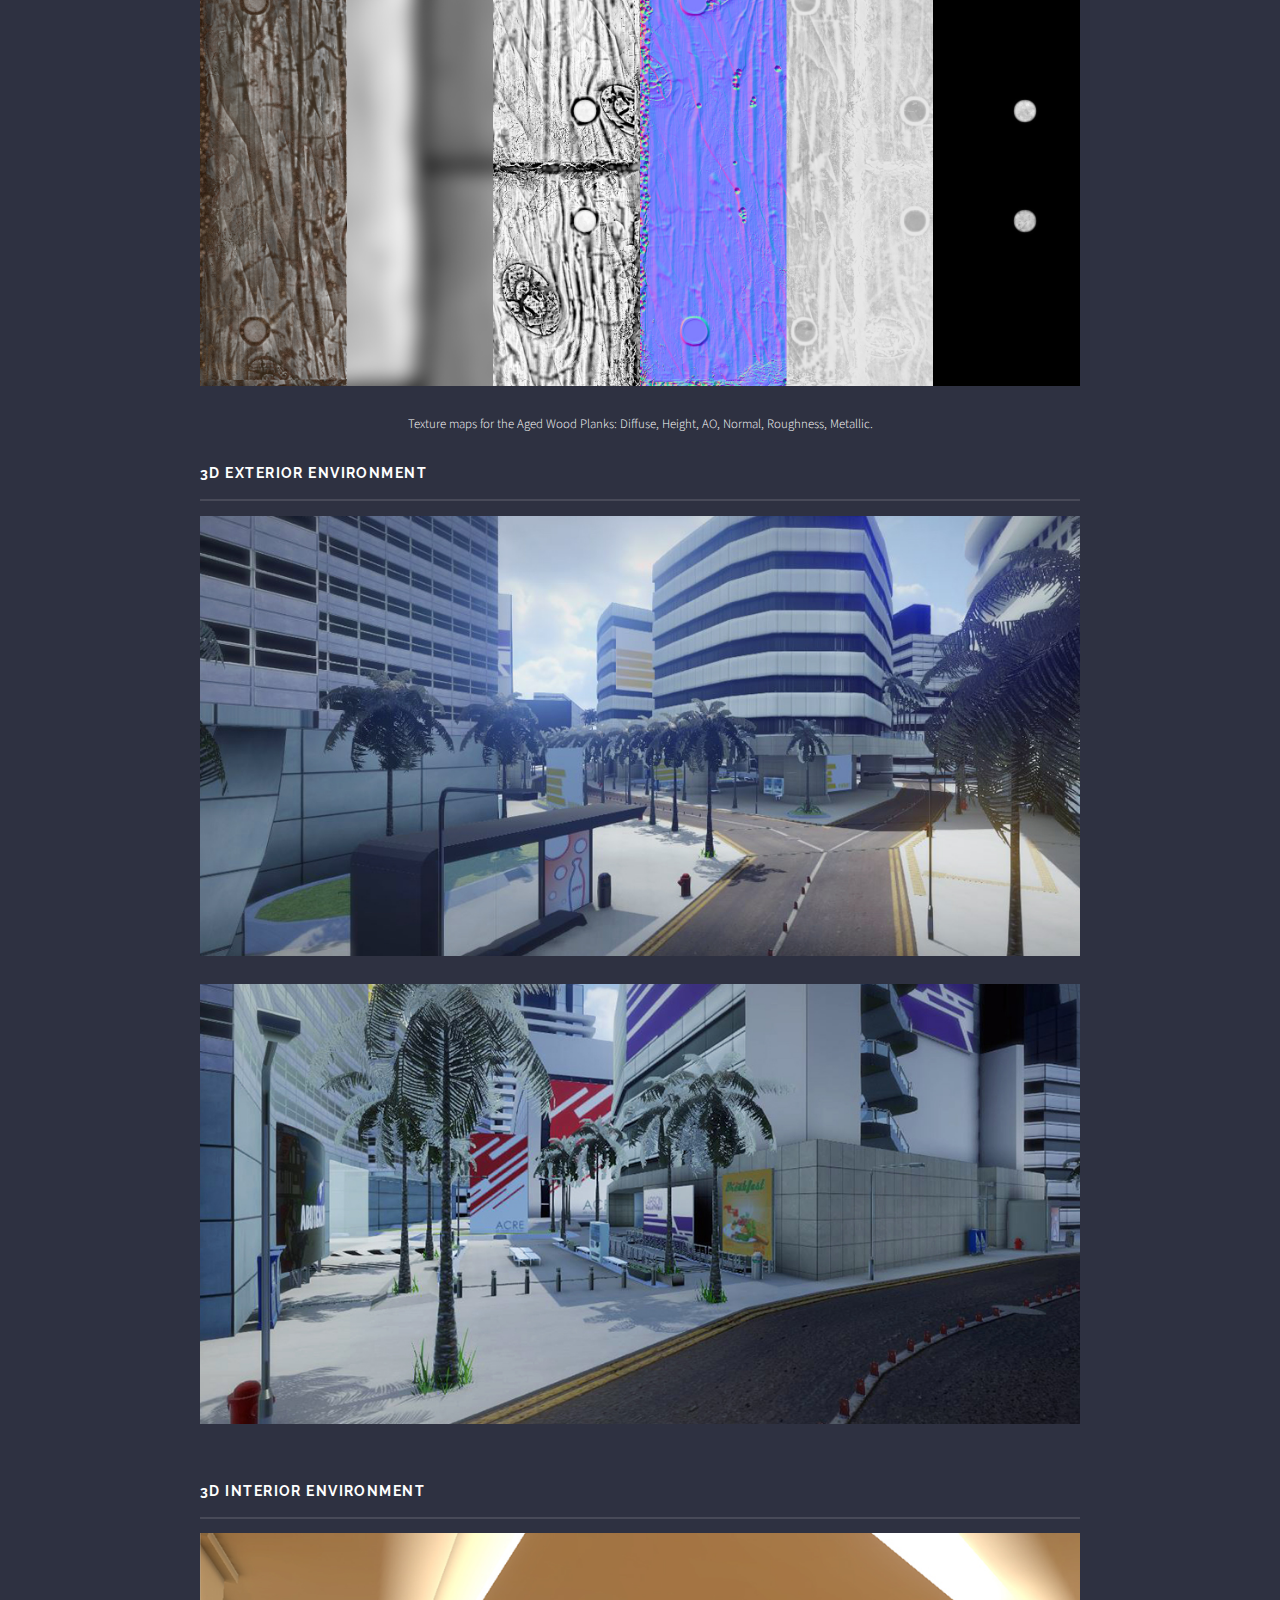
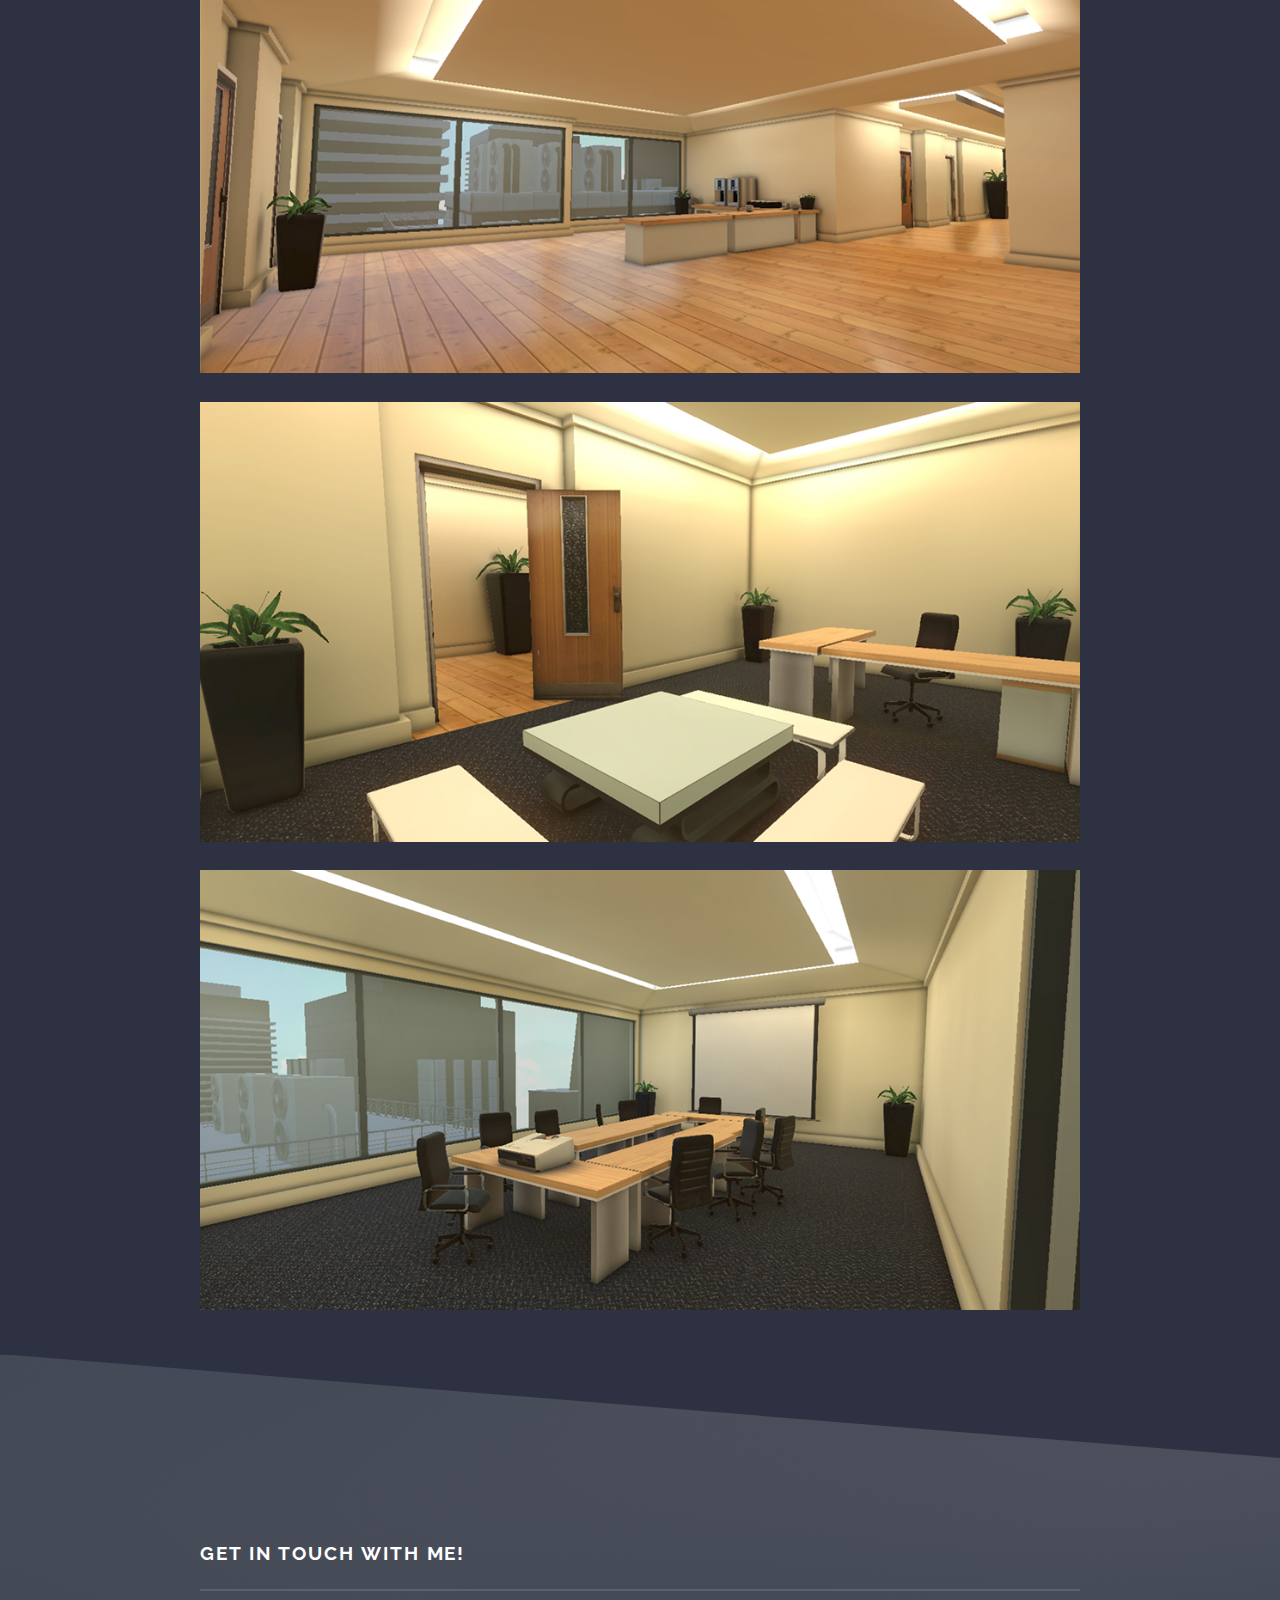
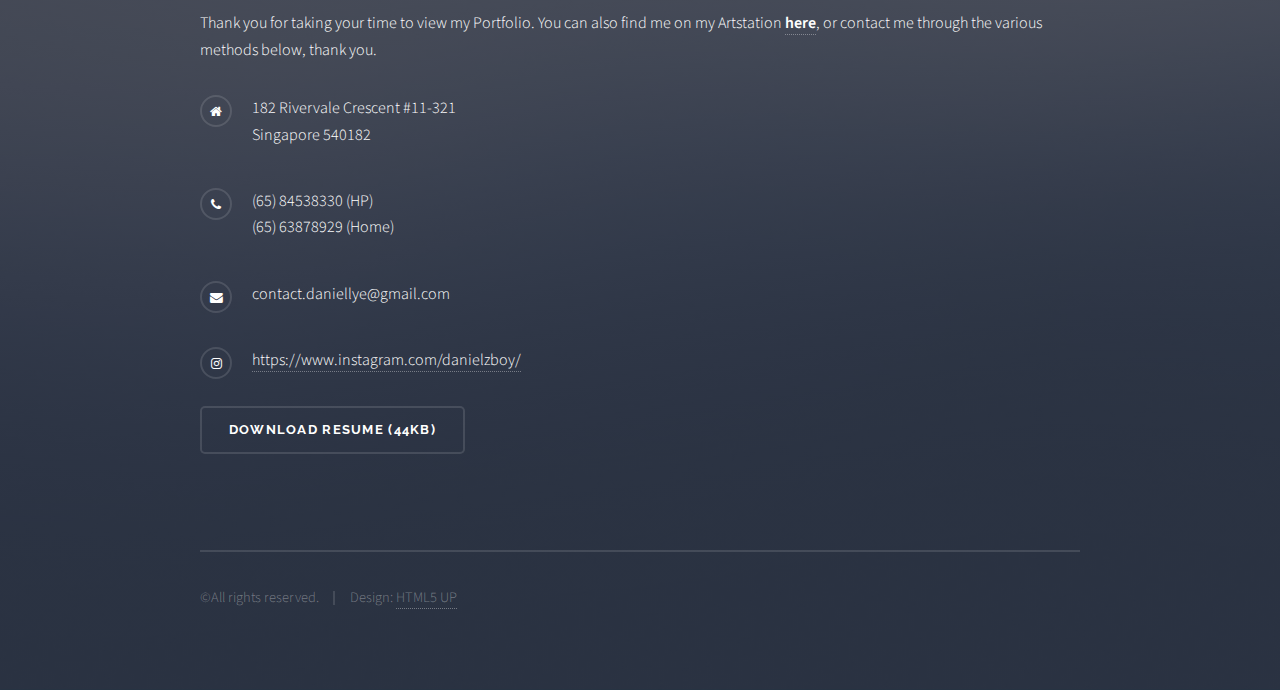
<file: 3dartworks.html>
<!DOCTYPE HTML>
<!--
	Solid State by HTML5 UP
	html5up.net | @ajlkn
	Free for personal and commercial use under the CCA 3.0 license (html5up.net/license)
-->
<html>
	<head>
		<title>Daniel Lye's Portfolio</title>
		<meta charset="utf-8" />
		<meta name="viewport" content="width=device-width, initial-scale=1, user-scalable=no" />
		<link rel="stylesheet" href="assets/css/main.css" />
		<noscript><link rel="stylesheet" href="assets/css/noscript.css" /></noscript>
	</head>
	<body class="is-preload">

		<!-- Page Wrapper -->
			<div id="page-wrapper">

				<!-- Header -->
					<header id="header">
						<h1><a href="index.html">Daniel Lye's Portfolio</a></h1>
						<nav>
							<a href="#menu">Menu</a>
						</nav>
					</header>

				<!-- Menu -->
					<nav id="menu">
						<div class="inner">
							<h2>Menu</h2>
							<ul class="links">
								<li><a href="index.html">Home</a></li>
								<li><a href="3dartworks.html">3D Artworks</a></li>
								<li><a href="2dartworks.html">2D Artworks</a></li>
								<li><a href="projects.html">Projects</a></li>
								<li><a href="resume.html">Resume and Contacts</a></li>
							</ul>
							<a href="#" class="close">Close</a>
						</div>
					</nav>

				<!-- Wrapper -->
					<section id="wrapper">
						<header>
							<div class="inner">
								<h2>3D Artworks</h2>
								<p>A collection of various 3D Artworks</p>
							</div>
						</header>

						<!-- Content -->
							<div class="wrapper">
								<div class="inner">
									
									<h3 class="major">Substance Designer</h3>
									
									<center><div style="width:auto; font-size: 80%;"><img src="images/3dartworks/09.png" alt="" class="responsive"/>Weathered Stone Pillar environmental prop, made by baking a high-poly mesh, sculpted in <i>ZBrush</i>, on to a low-poly mesh in <i>Substance Designer</i>.</div></center><br/>	

									<center><div style="width:auto; font-size: 80%;"><img src="images/3dartworks/10.png" alt="" class="responsive"/>Wireframe of the Weathered Stone Pillar.</div></center><br/>

									<center><div style="width:auto; font-size: 80%;"><img src="images/3dartworks/11.png" alt="" class="responsive"/>Weathered Stone Bricks environmental props, made by baking high-poly meshes, sculpted in <i>ZBrush</i>, on to low-poly meshes in <i>Substance Designer</i>.</div></center><br/>

									<center><div style="width:auto; font-size: 80%;"><img src="images/3dartworks/12.png" alt="" class="responsive"/>Wireframe of the Weathered Stone Bricks.</div></center><br/>

									<center><div style="width:auto; font-size: 80%;"><img src="images/3dartworks/13.png" alt="" class="responsive"/>Render of the material used in the Weathered Stone Pillar and Stone Brick, done in <i>Substance Designer</i>.</div></center><br/>

									<center><div style="width:auto; font-size: 80%;"><img src="images/3dartworks/07.jpg" alt="" class="responsive"/>Aged Wood Planks procedural texture, created in <i>Substance Designer</i>.</div></center><br/>
									<center><div style="width:auto; font-size: 80%;"><img src="images/3dartworks/08.jpg" alt="" class="responsive"/>Texture maps for the Aged Wood Planks: Diffuse, Height, AO, Normal, Roughness, Metallic.</div></center><br/>

									<h3 class="major">3D Exterior Environment</h3>

									<center><img src="images/3dartworks/01.jpg" alt="" class="responsive"/></center>
									<center><img src="images/3dartworks/02.jpg" alt="" class="responsive"/></center><br>

									<!--<center><div style="width:auto; font-size: 80%;"><img src="images/3dartworks/01.jpg" alt="" class="responsive"/><i>Phase's</i> exterior.</div></center><br/>
									<center><div style="width:auto; font-size: 80%;"><img src="images/3dartworks/02.jpg" alt="" class="responsive"/><i>Phase's</i> exterior.</div></center><br/>-->

									<!-- <center><img src="images/3dartworks/03.jpg" alt="" class="responsive"/></center> -->
																		
									<h3 class="major">3D Interior Environment</h3>
									
									<center><img src="images/3dartworks/04.jpg" alt="" class="responsive"/></center>
									<center><img src="images/3dartworks/05.jpg" alt="" class="responsive"/></center>
									<center><img src="images/3dartworks/06.jpg" alt="" class="responsive"/></center>

									<!-- <center><div style="width:auto; font-size: 80%;"><img src="images/3dartworks/04.jpg" alt="" class="responsive"/><i>Phase's</i> interior.</div></center><br/>
									<center><div style="width:auto; font-size: 80%;"><img src="images/3dartworks/05.jpg" alt="" class="responsive"/><i>Phase's</i> interior.</div></center><br/>
									<center><div style="width:auto; font-size: 80%;"><img src="images/3dartworks/06.jpg" alt="" class="responsive"/><i>Phase's</i> interior.</div></center><br/> -->

									<!-- <p>Morbi mattis mi consectetur tortor elementum, varius pellentesque velit convallis. Aenean tincidunt lectus auctor mauris maximus, ac scelerisque ipsum tempor. Duis vulputate ex et ex tincidunt, quis lacinia velit aliquet. Duis non efficitur nisi, id malesuada justo. Maecenas sagittis felis ac sagittis semper. Curabitur purus leo donec vel dolor at arcu tincidunt bibendum. Interdum et malesuada fames ac ante ipsum primis in faucibus. Fusce ut aliquet justo. Donec id neque ipsum. Integer eget ultricies odio. Nam vel ex a orci fringilla tincidunt. Aliquam eleifend ligula non velit accumsan cursus. Etiam ut gravida sapien.</p>

									<p>Vestibulum ultrices risus velit, sit amet blandit massa auctor sit amet. Sed eu lectus sem. Phasellus in odio at ipsum porttitor mollis id vel diam. Praesent sit amet posuere risus, eu faucibus lectus. Vivamus ex ligula, tempus pulvinar ipsum in, auctor porta quam. Proin nec commodo, vel scelerisque nisi scelerisque. Suspendisse id quam vel tortor tincidunt suscipit. Nullam auctor orci eu dolor consectetur, interdum ullamcorper ante tincidunt. Mauris felis nec felis elementum varius.</p>

									<h3 class="major">Vitae phasellus</h3>
									<p>Cras mattis ante fermentum, malesuada neque vitae, eleifend erat. Phasellus non pulvinar erat. Fusce tincidunt, nisl eget mattis egestas, purus ipsum consequat orci, sit amet lobortis lorem lacus in tellus. Sed ac elementum arcu. Quisque placerat auctor laoreet.</p>

									<section class="features">
										<article>
											<a href="#" class="image"><img src="images/pic04.jpg" alt="" /></a>
											<h3 class="major">Sed feugiat lorem</h3>
											<p>Lorem ipsum dolor sit amet, consectetur adipiscing vehicula id nulla dignissim dapibus ultrices.</p>
											<a href="#" class="special">Learn more</a>
										</article>
										<article>
											<a href="#" class="image"><img src="images/pic05.jpg" alt="" /></a>
											<h3 class="major">Nisl placerat</h3>
											<p>Lorem ipsum dolor sit amet, consectetur adipiscing vehicula id nulla dignissim dapibus ultrices.</p>
											<a href="#" class="special">Learn more</a>
										</article>
									</section> -->

								</div>
							</div>

					</section> 

				<!-- Footer -->
					<section id="footer">
						<div class="inner">
							<h2 class="major">Get in touch with me!</h2>
							<p>Thank you for taking your time to view my Portfolio. You can also find me on my Artstation <strong><a href="https://www.artstation.com/daniellye">here</a></strong>, or contact me through the various methods below, thank you.</p>

							<ul class="contact">
								<li class="fa-home">
								182 Rivervale Crescent #11-321<br />
								Singapore 540182</li>
								<li class="fa-phone">(65) 84538330 (HP)<br />(65) 63878929 (Home)</li>
								<li class="fa-envelope"><!-- <a href="#"></a> -->contact.daniellye@gmail.com</li>
								<!-- <li class="fa-twitter"><a href="#">twitter.com/untitled-tld</a></li>
								<li class="fa-facebook"><a href="#">facebook.com/untitled-tld</a></li> -->
								<li class="fa-instagram"><a href="https://www.instagram.com/danielzboy/">https://www.instagram.com/danielzboy/</a></li>
							</ul>
							
							 <ul class="actions">
								<li><a href="https://drive.google.com/uc?export=download&id=1M3SwBM7PlS9I2snrrU_42N8P5mISqZSB" class="button">Download Resume (44KB)</a></li>
							</ul>

								<!-- <div class="fields">
									<div class="field">
										<label for="name">Name</label>
										<input type="text" name="name" id="name" />
									</div>
									<div class="field">
										<label for="email">Email</label>
										<input type="email" name="email" id="email" />
									</div>
									<div class="field">
										<label for="message">Message</label>
										<textarea name="message" id="message" rows="4"></textarea>
									</div>
								</div>
								<ul class="actions">
									<li><input type="submit" value="Download Resume"/></li>
								</ul> -->

							<ul class="copyright">
								<li>&copy;All rights reserved.</li><li>Design: <a href="http://html5up.net">HTML5 UP</a></li>
							</ul>

						</div>
					</section>

			</div>

		<!-- Scripts -->
			<script src="assets/js/jquery.min.js"></script>
			<script src="assets/js/jquery.scrollex.min.js"></script>
			<script src="assets/js/browser.min.js"></script>
			<script src="assets/js/breakpoints.min.js"></script>
			<script src="assets/js/util.js"></script>
			<script src="assets/js/main.js"></script>

	</body>
</html>
</file>
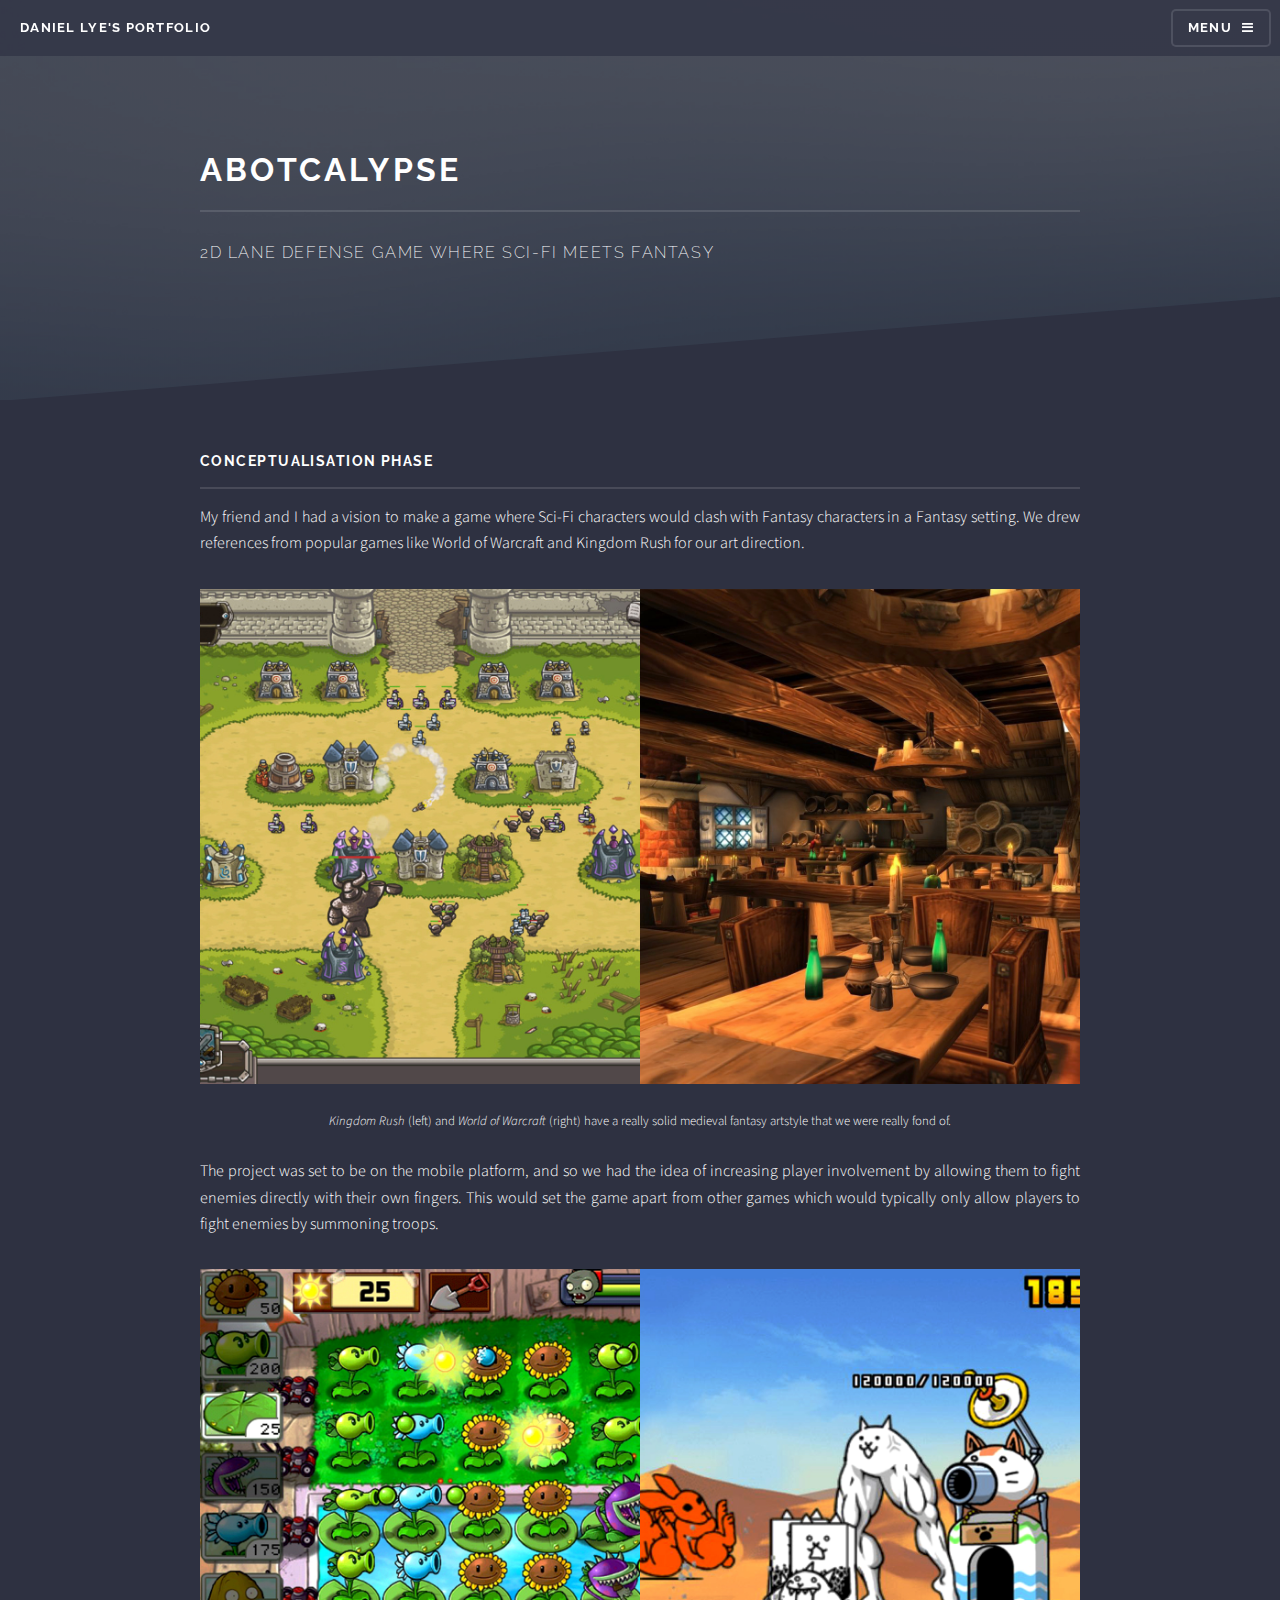
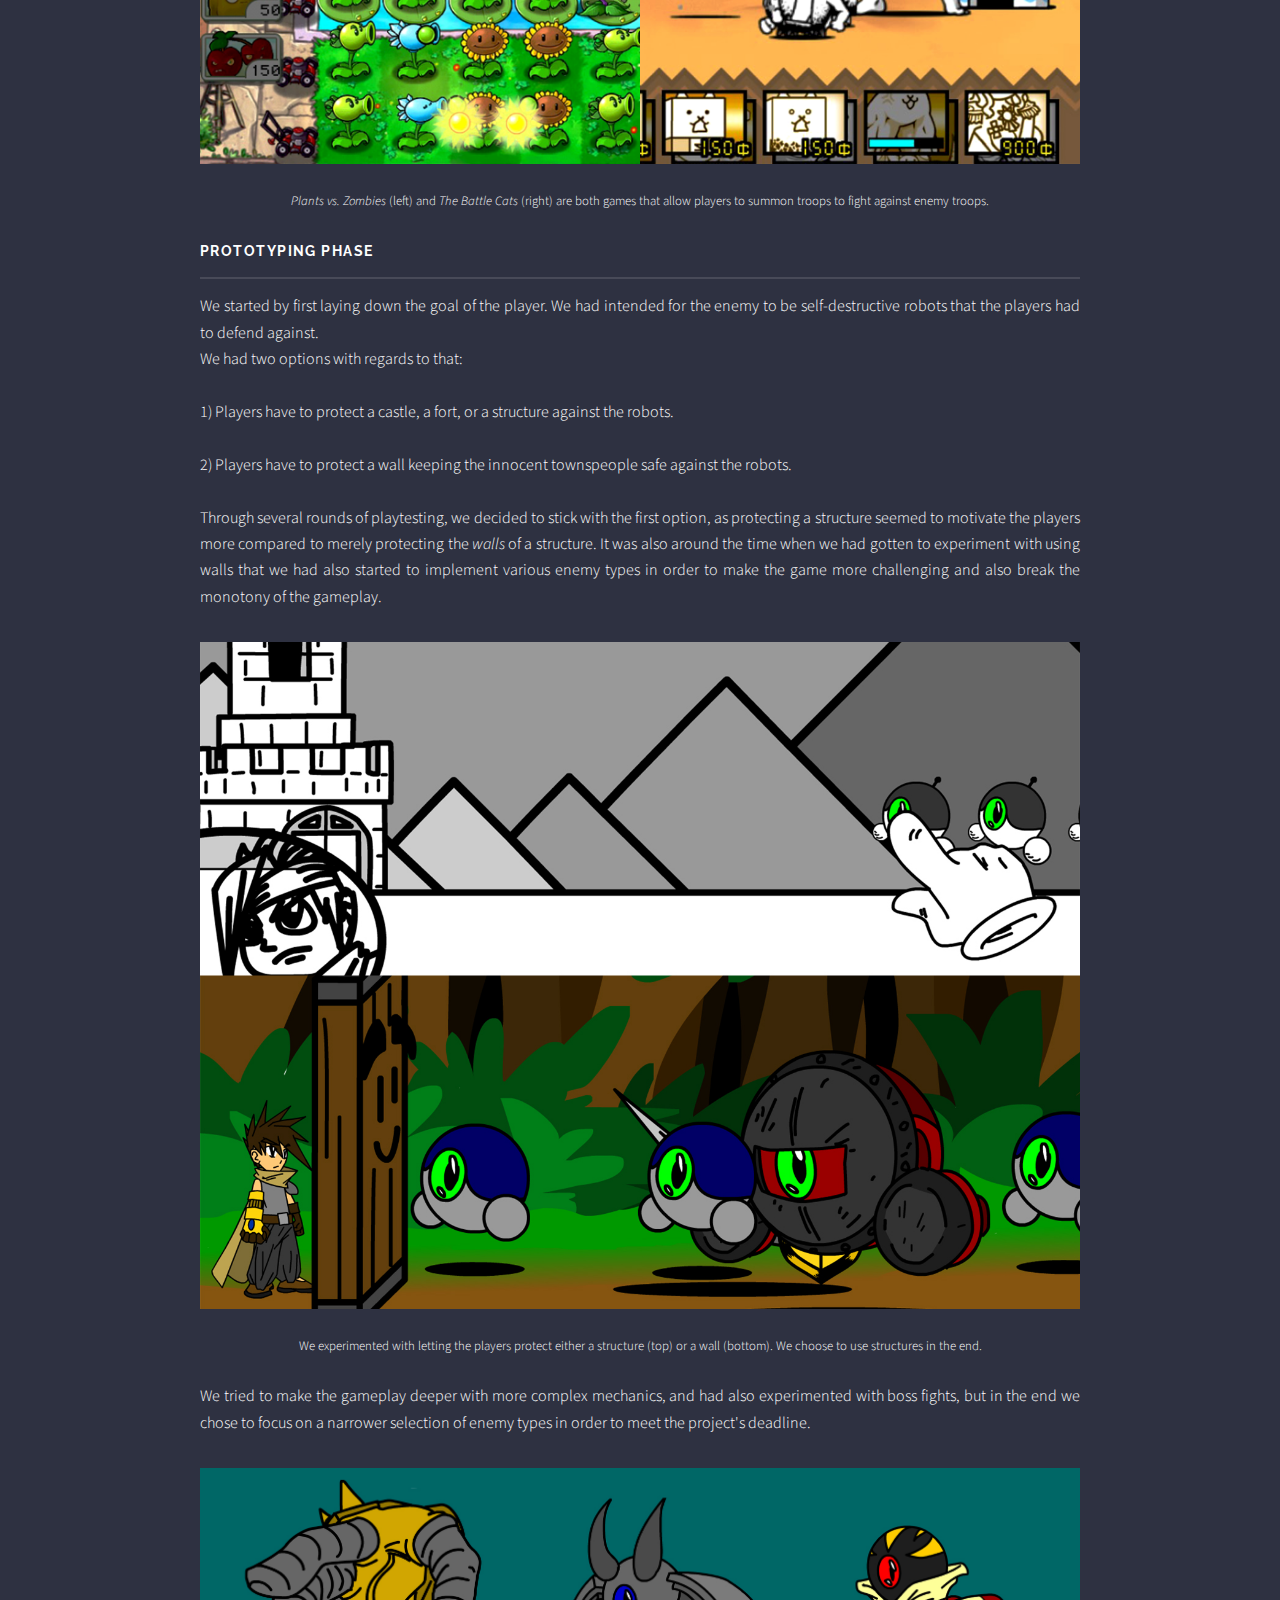
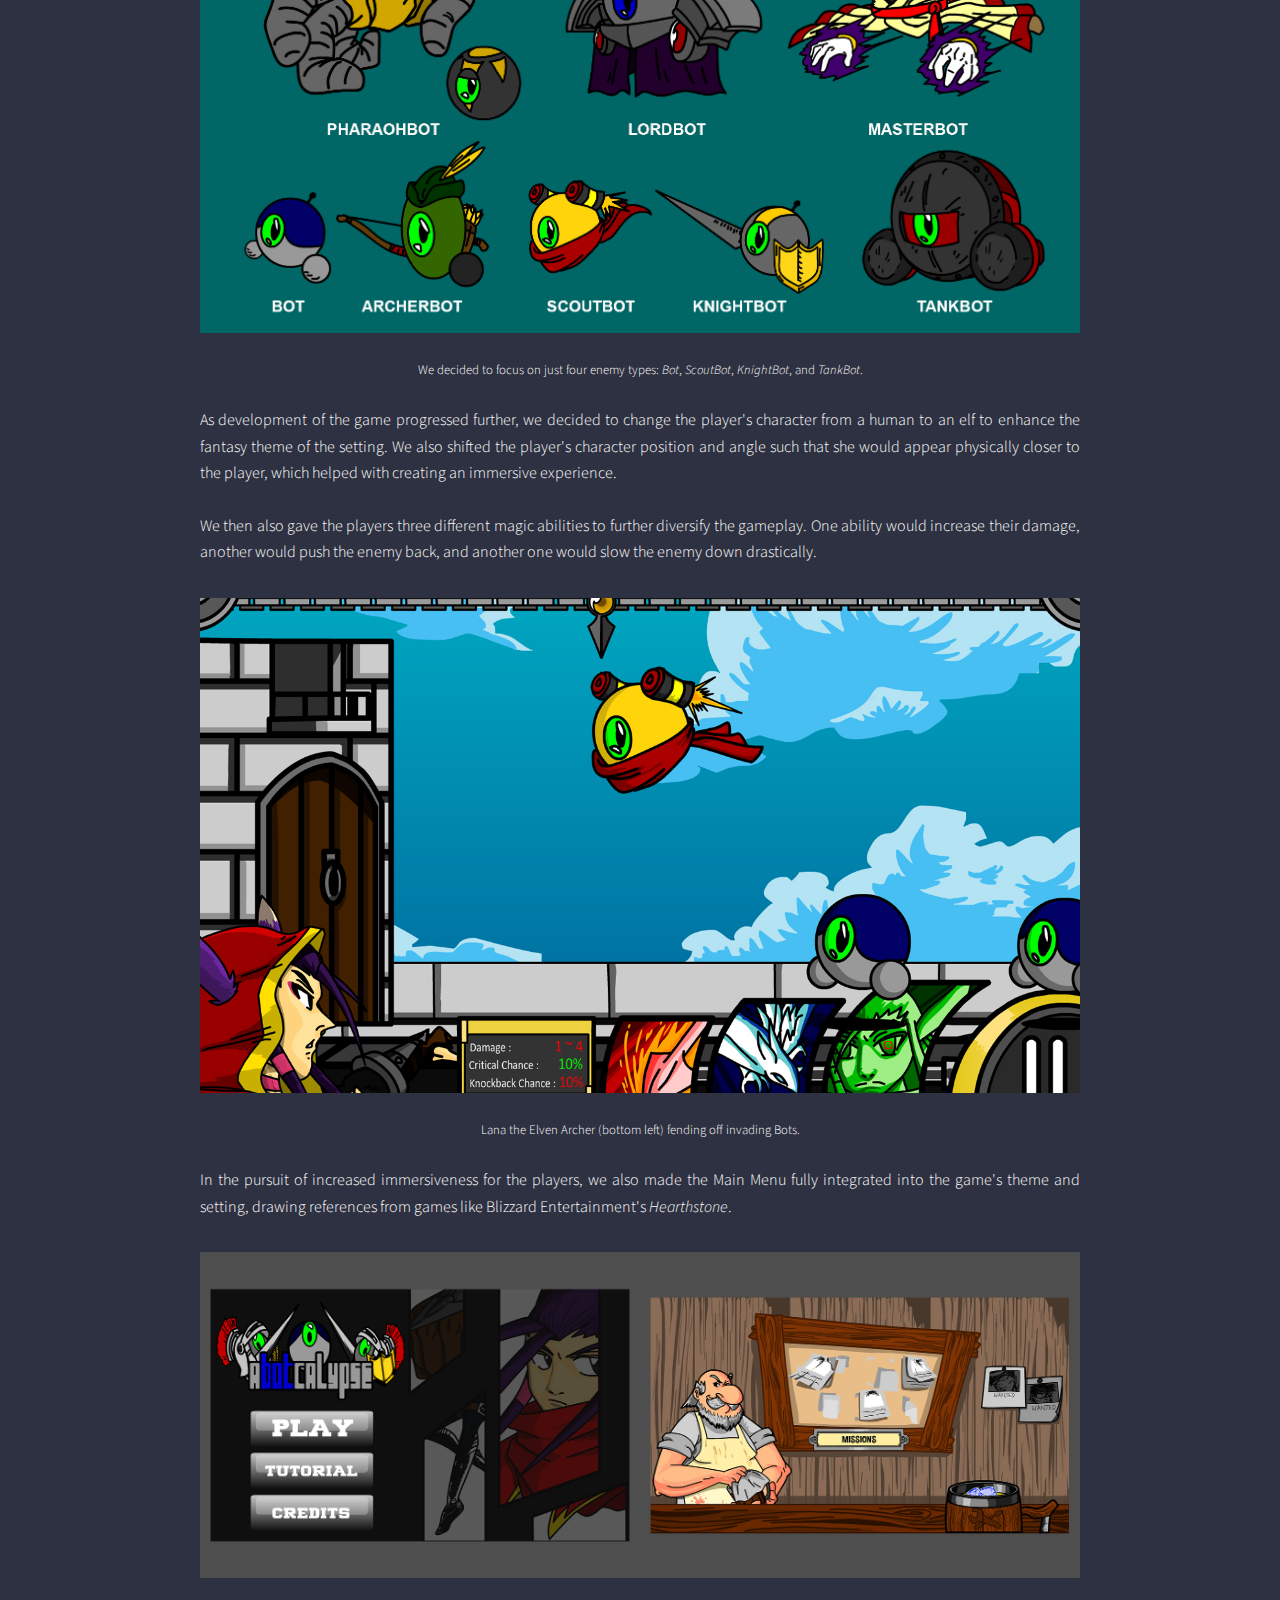
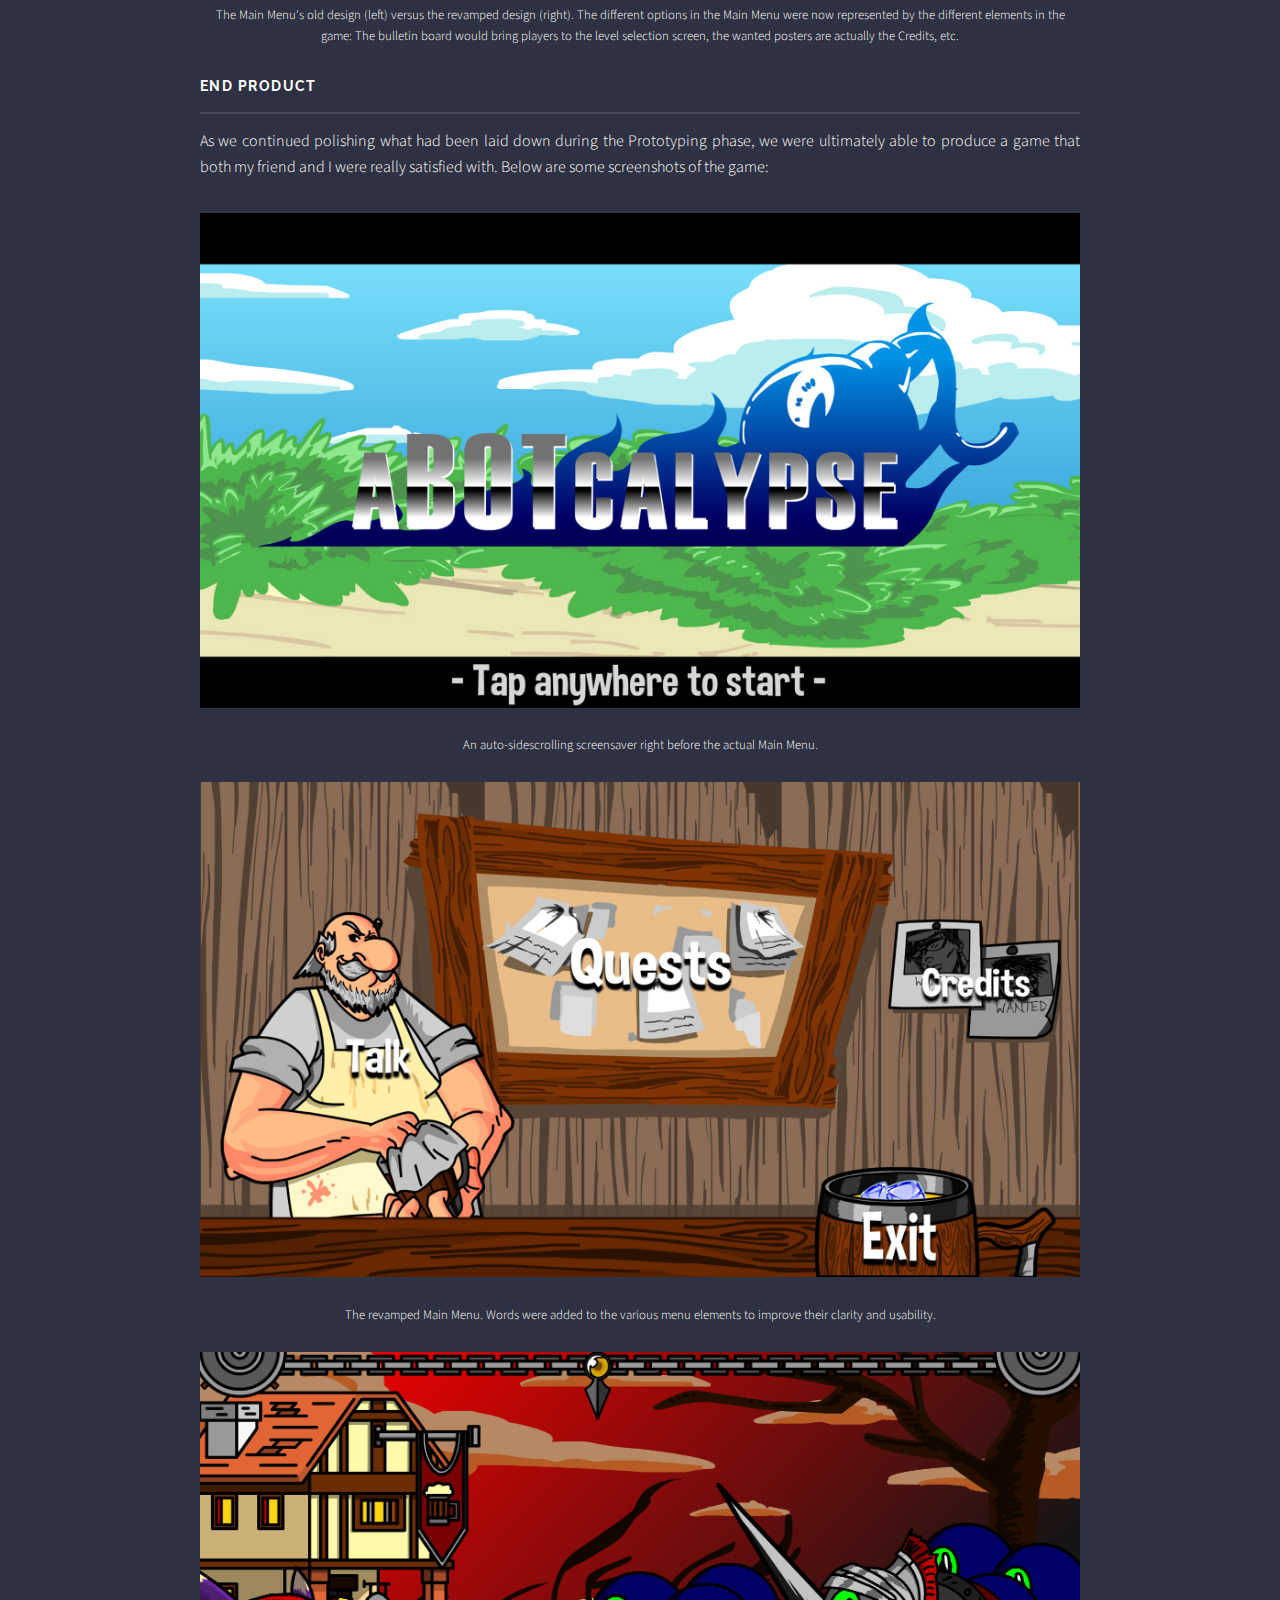
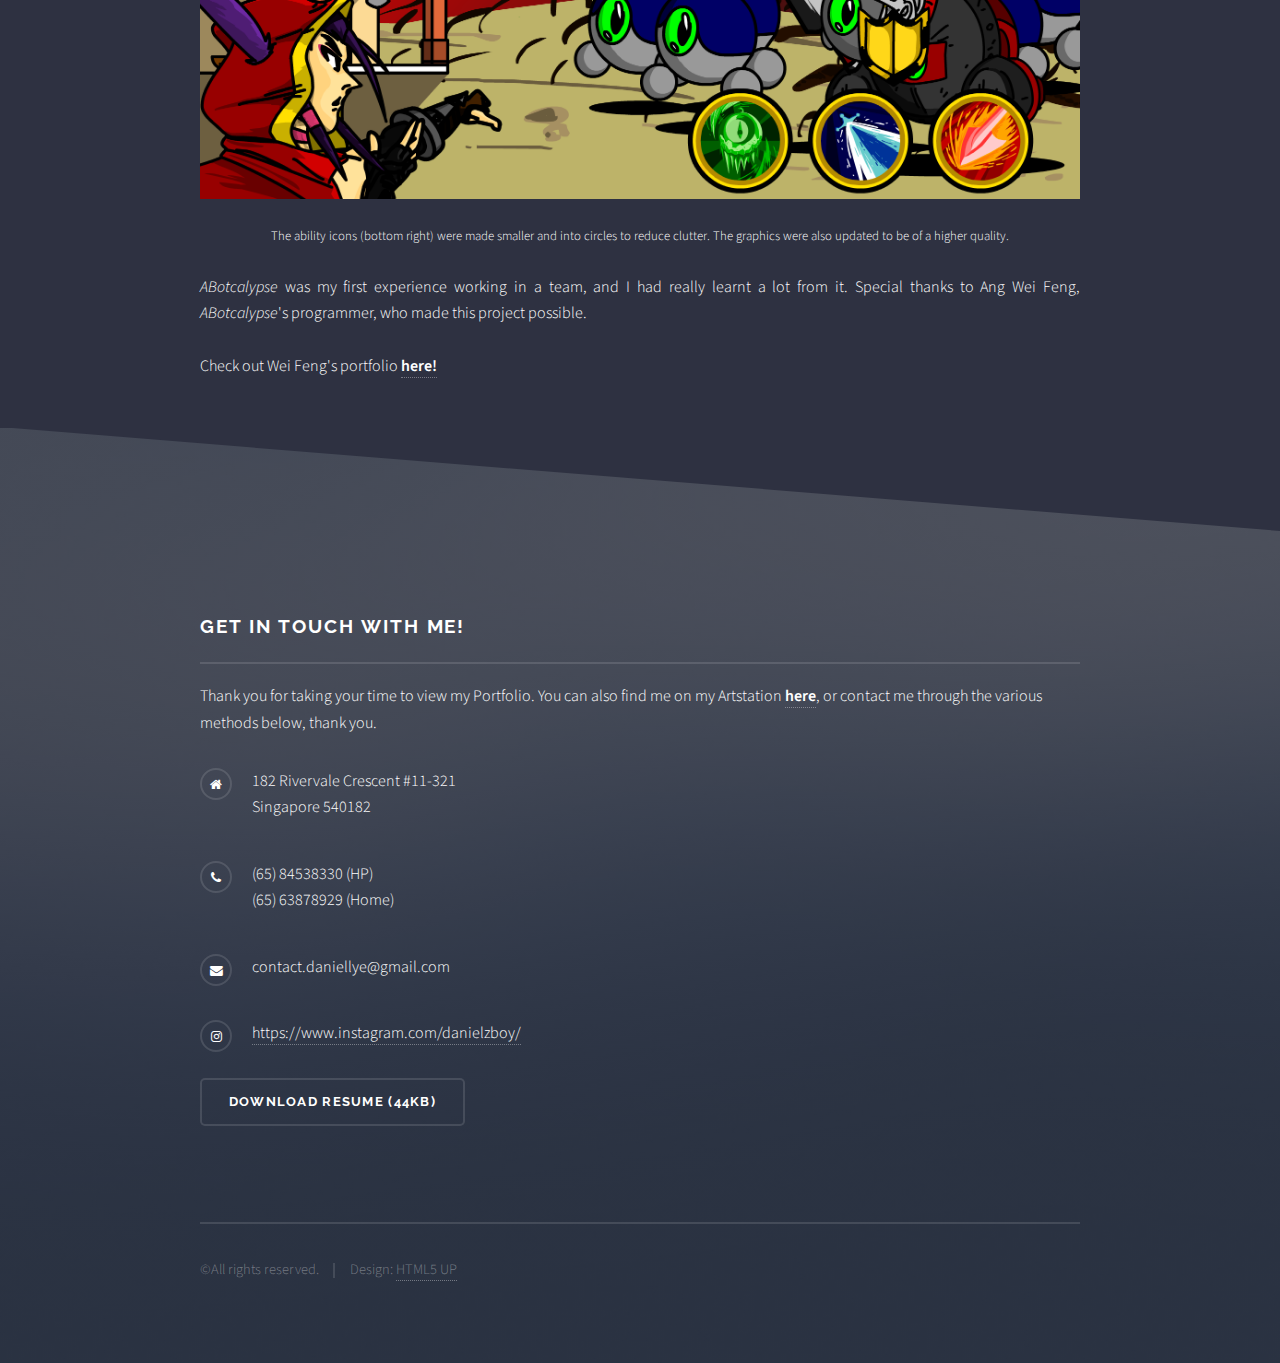
<file: abotcalypse.html>
<!DOCTYPE HTML>
<!--
	Solid State by HTML5 UP
	html5up.net | @ajlkn
	Free for personal and commercial use under the CCA 3.0 license (html5up.net/license)
-->
<html>
	<head>
		<title>Daniel Lye's Portfolio</title>
		<meta charset="utf-8" />
		<meta name="viewport" content="width=device-width, initial-scale=1, user-scalable=no" />
		<link rel="stylesheet" href="assets/css/main.css" />
		<noscript><link rel="stylesheet" href="assets/css/noscript.css" /></noscript>
	</head>
	<body class="is-preload">

		<!-- Page Wrapper -->
			<div id="page-wrapper">

				<!-- Header -->
					<header id="header">
						<h1><a href="index.html">Daniel Lye's Portfolio</a></h1>
						<nav>
							<a href="#menu">Menu</a>
						</nav>
					</header>

				<!-- Menu -->
					<nav id="menu">
						<div class="inner">
							<h2>Menu</h2>
							<ul class="links">
								<li><a href="index.html">Home</a></li>
								<li><a href="3dartworks.html">3D Artworks</a></li>
								<li><a href="2dartworks.html">2D Artworks</a></li>
								<li><a href="projects.html">Projects</a></li>
								<li><a href="resume.html">Resume and Contacts</a></li>
							</ul>
							<a href="#" class="close">Close</a>
						</div>
					</nav>

				<!-- Wrapper -->
					<section id="wrapper">
						<header>
							<div class="inner">
								<h2>ABotcalypse</h2>
								<p>2D Lane Defense game where Sci-Fi meets Fantasy</p>
							</div>
						</header>

						<!-- Content -->
							<div class="wrapper">
								<div class="inner">
									
									<h3 class="major">Conceptualisation Phase</h3>
									<p align="justify">My friend and I had a vision to make a game where Sci-Fi characters would clash with Fantasy characters in a Fantasy setting. We drew references from popular games like World of Warcraft and Kingdom Rush for our art direction.</p>																
									<center><div style="width:auto; font-size: 80%;"><img src="images/abotcalypse/01.jpg" alt="" class="responsive"/><i>Kingdom Rush</i> (left) and <i>World of Warcraft</i> (right) have a really solid medieval fantasy artstyle that we were really fond of.</div></center><br/>

									<p align="justify">The project was set to be on the mobile platform, and so we had the idea of increasing player involvement by allowing them to fight enemies directly with their own fingers. This would set the game apart from other games which would typically only allow players to fight enemies by summoning troops.</p>

									<center><div style="width:auto; font-size: 80%;"><img src="images/abotcalypse/02.jpg" alt="" class="responsive"/><i>Plants vs. Zombies</i> (left) and <i>The Battle Cats</i> (right) are both games that allow players to summon troops to fight against enemy troops.</div></center><br/>
																		
									<h3 class="major">Prototyping Phase</h3>

									<p align="justify">We started by first laying down the goal of the player. We had intended for the enemy to be self-destructive robots that the players had to defend against. <br>
									We had two options with regards to that: <br><br>
									
									1) Players have to protect a castle, a fort, or a structure against the robots.<br><br>
									
									2) Players have to protect a wall keeping the innocent townspeople safe against the robots.<br><br>
									
									Through several rounds of playtesting, we decided to stick with the first option, as protecting a structure seemed to motivate the players more compared to merely protecting the <i>walls</i> of a structure.

									It was also around the time when we had gotten to experiment with using walls that we had also started to implement various enemy types in order to make the game more challenging and also break the monotony of the gameplay.</p>
									
									<center><div style="width:auto; font-size: 80%;"><img src="images/abotcalypse/03.jpg" alt="" class="responsive"/>We experimented with letting the players protect either a structure (top) or a wall (bottom). We choose to use structures in the end.</div></center><br/>	

									<p align="justify">We tried to make the gameplay deeper with more complex mechanics, and had also experimented with boss fights, but in the end we chose to focus on a narrower selection of enemy types in order to meet the project's deadline.</p>

									<center><div style="width:auto; font-size: 80%;"><img src="images/abotcalypse/04.jpg" alt="" class="responsive"/>We decided to focus on just four enemy types: <i>Bot</i>, <i>ScoutBot</i>, <i>KnightBot</i>, and <i>TankBot</i>.</div></center><br/>	

									<p align="justify">As development of the game progressed further, we decided to change the player's character from a human to an elf to enhance the fantasy theme of the setting. We also shifted the player's character position and angle such that she would appear physically closer to the player, which helped with creating an immersive experience.<br><br>
									We then also gave the players three different magic abilities to further diversify the gameplay. One ability would increase their damage, another would push the enemy back, and another one would slow the enemy down drastically.</p>

									<center><div style="width:auto; font-size: 80%;"><img src="images/abotcalypse/05.jpg" alt="" class="responsive"/>Lana the Elven Archer (bottom left) fending off invading Bots.</div></center><br/>	

									<p align="justify">In the pursuit of increased immersiveness for the players, we also made the Main Menu fully integrated into the game's theme and setting, drawing references from games like Blizzard Entertainment's <i>Hearthstone</i>.</p>

									<center><div style="width:auto; font-size: 80%;"><img src="images/abotcalypse/06.jpg" alt="" class="responsive"/>The Main Menu's old design (left) versus the revamped design (right). The different options in the Main Menu were now represented by the different elements in the game: The bulletin board would bring players to the level selection screen, the wanted posters are actually the Credits, etc.</div></center><br/>

									<h3 class="major">End Product</h3>

									<p align="justify">As we continued polishing what had been laid down during the Prototyping phase, we were ultimately able to produce a game that both my friend and I were really satisfied with. Below are some screenshots of the game:</p>

									<center><div style="width:auto; font-size: 80%;"><img src="images/abotcalypse/07.jpg" alt="" class="responsive"/>An auto-sidescrolling screensaver right before the actual Main Menu.</div></center><br/>

									<center><div style="width:auto; font-size: 80%;"><img src="images/abotcalypse/08.jpg" alt="" class="responsive"/>The revamped Main Menu. Words were added to the various menu elements to improve their clarity and usability.</div></center><br/>

									<center><div style="width:auto; font-size: 80%;"><img src="images/abotcalypse/09.PNG" alt="" class="responsive"/>The ability icons (bottom right) were made smaller and into circles to reduce clutter. The graphics were also updated to be of a higher quality.</div></center><br/>

									<p align="justify"><i>ABotcalypse</i> was my first experience working in a team, and I had really learnt a lot from it. Special thanks to Ang Wei Feng, <i>ABotcalypse</i>'s programmer, who made this project possible.<br><br>Check out Wei Feng's portfolio <a href="https://aweife.github.io"><strong>here!</strong></a></p>

									<!-- <p>Morbi mattis mi consectetur tortor elementum, varius pellentesque velit convallis. Aenean tincidunt lectus auctor mauris maximus, ac scelerisque ipsum tempor. Duis vulputate ex et ex tincidunt, quis lacinia velit aliquet. Duis non efficitur nisi, id malesuada justo. Maecenas sagittis felis ac sagittis semper. Curabitur purus leo donec vel dolor at arcu tincidunt bibendum. Interdum et malesuada fames ac ante ipsum primis in faucibus. Fusce ut aliquet justo. Donec id neque ipsum. Integer eget ultricies odio. Nam vel ex a orci fringilla tincidunt. Aliquam eleifend ligula non velit accumsan cursus. Etiam ut gravida sapien.</p>

									<p>Vestibulum ultrices risus velit, sit amet blandit massa auctor sit amet. Sed eu lectus sem. Phasellus in odio at ipsum porttitor mollis id vel diam. Praesent sit amet posuere risus, eu faucibus lectus. Vivamus ex ligula, tempus pulvinar ipsum in, auctor porta quam. Proin nec commodo, vel scelerisque nisi scelerisque. Suspendisse id quam vel tortor tincidunt suscipit. Nullam auctor orci eu dolor consectetur, interdum ullamcorper ante tincidunt. Mauris felis nec felis elementum varius.</p>

									<h3 class="major">Vitae phasellus</h3>
									<p>Cras mattis ante fermentum, malesuada neque vitae, eleifend erat. Phasellus non pulvinar erat. Fusce tincidunt, nisl eget mattis egestas, purus ipsum consequat orci, sit amet lobortis lorem lacus in tellus. Sed ac elementum arcu. Quisque placerat auctor laoreet.</p>

									<section class="features">
										<article>
											<a href="#" class="image"><img src="images/pic04.jpg" alt="" /></a>
											<h3 class="major">Sed feugiat lorem</h3>
											<p>Lorem ipsum dolor sit amet, consectetur adipiscing vehicula id nulla dignissim dapibus ultrices.</p>
											<a href="#" class="special">Learn more</a>
										</article>
										<article>
											<a href="#" class="image"><img src="images/pic05.jpg" alt="" /></a>
											<h3 class="major">Nisl placerat</h3>
											<p>Lorem ipsum dolor sit amet, consectetur adipiscing vehicula id nulla dignissim dapibus ultrices.</p>
											<a href="#" class="special">Learn more</a>
										</article>
									</section> -->

								</div>
							</div>

					</section> 

				<!-- Footer -->
					<section id="footer">
						<div class="inner">
							<h2 class="major">Get in touch with me!</h2>
							<p>Thank you for taking your time to view my Portfolio. You can also find me on my Artstation <strong><a href="https://www.artstation.com/daniellye">here</a></strong>, or contact me through the various methods below, thank you.</p>

							<ul class="contact">
								<li class="fa-home">
								182 Rivervale Crescent #11-321<br />
								Singapore 540182</li>
								<li class="fa-phone">(65) 84538330 (HP)<br />(65) 63878929 (Home)</li>
								<li class="fa-envelope"><!-- <a href="#"></a> -->contact.daniellye@gmail.com</li>
								<!-- <li class="fa-twitter"><a href="#">twitter.com/untitled-tld</a></li>
								<li class="fa-facebook"><a href="#">facebook.com/untitled-tld</a></li> -->
								<li class="fa-instagram"><a href="https://www.instagram.com/danielzboy/">https://www.instagram.com/danielzboy/</a></li>
							</ul>
							
							 <ul class="actions">
								<li><a href="https://drive.google.com/uc?export=download&id=1M3SwBM7PlS9I2snrrU_42N8P5mISqZSB" class="button">Download Resume (44KB)</a></li>
							</ul>

								<!-- <div class="fields">
									<div class="field">
										<label for="name">Name</label>
										<input type="text" name="name" id="name" />
									</div>
									<div class="field">
										<label for="email">Email</label>
										<input type="email" name="email" id="email" />
									</div>
									<div class="field">
										<label for="message">Message</label>
										<textarea name="message" id="message" rows="4"></textarea>
									</div>
								</div>
								<ul class="actions">
									<li><input type="submit" value="Download Resume"/></li>
								</ul> -->

							<ul class="copyright">
								<li>&copy;All rights reserved.</li><li>Design: <a href="http://html5up.net">HTML5 UP</a></li>
							</ul>

						</div>
					</section>

			</div>

		<!-- Scripts -->
			<script src="assets/js/jquery.min.js"></script>
			<script src="assets/js/jquery.scrollex.min.js"></script>
			<script src="assets/js/browser.min.js"></script>
			<script src="assets/js/breakpoints.min.js"></script>
			<script src="assets/js/util.js"></script>
			<script src="assets/js/main.js"></script>

	</body>
</html>
</file>
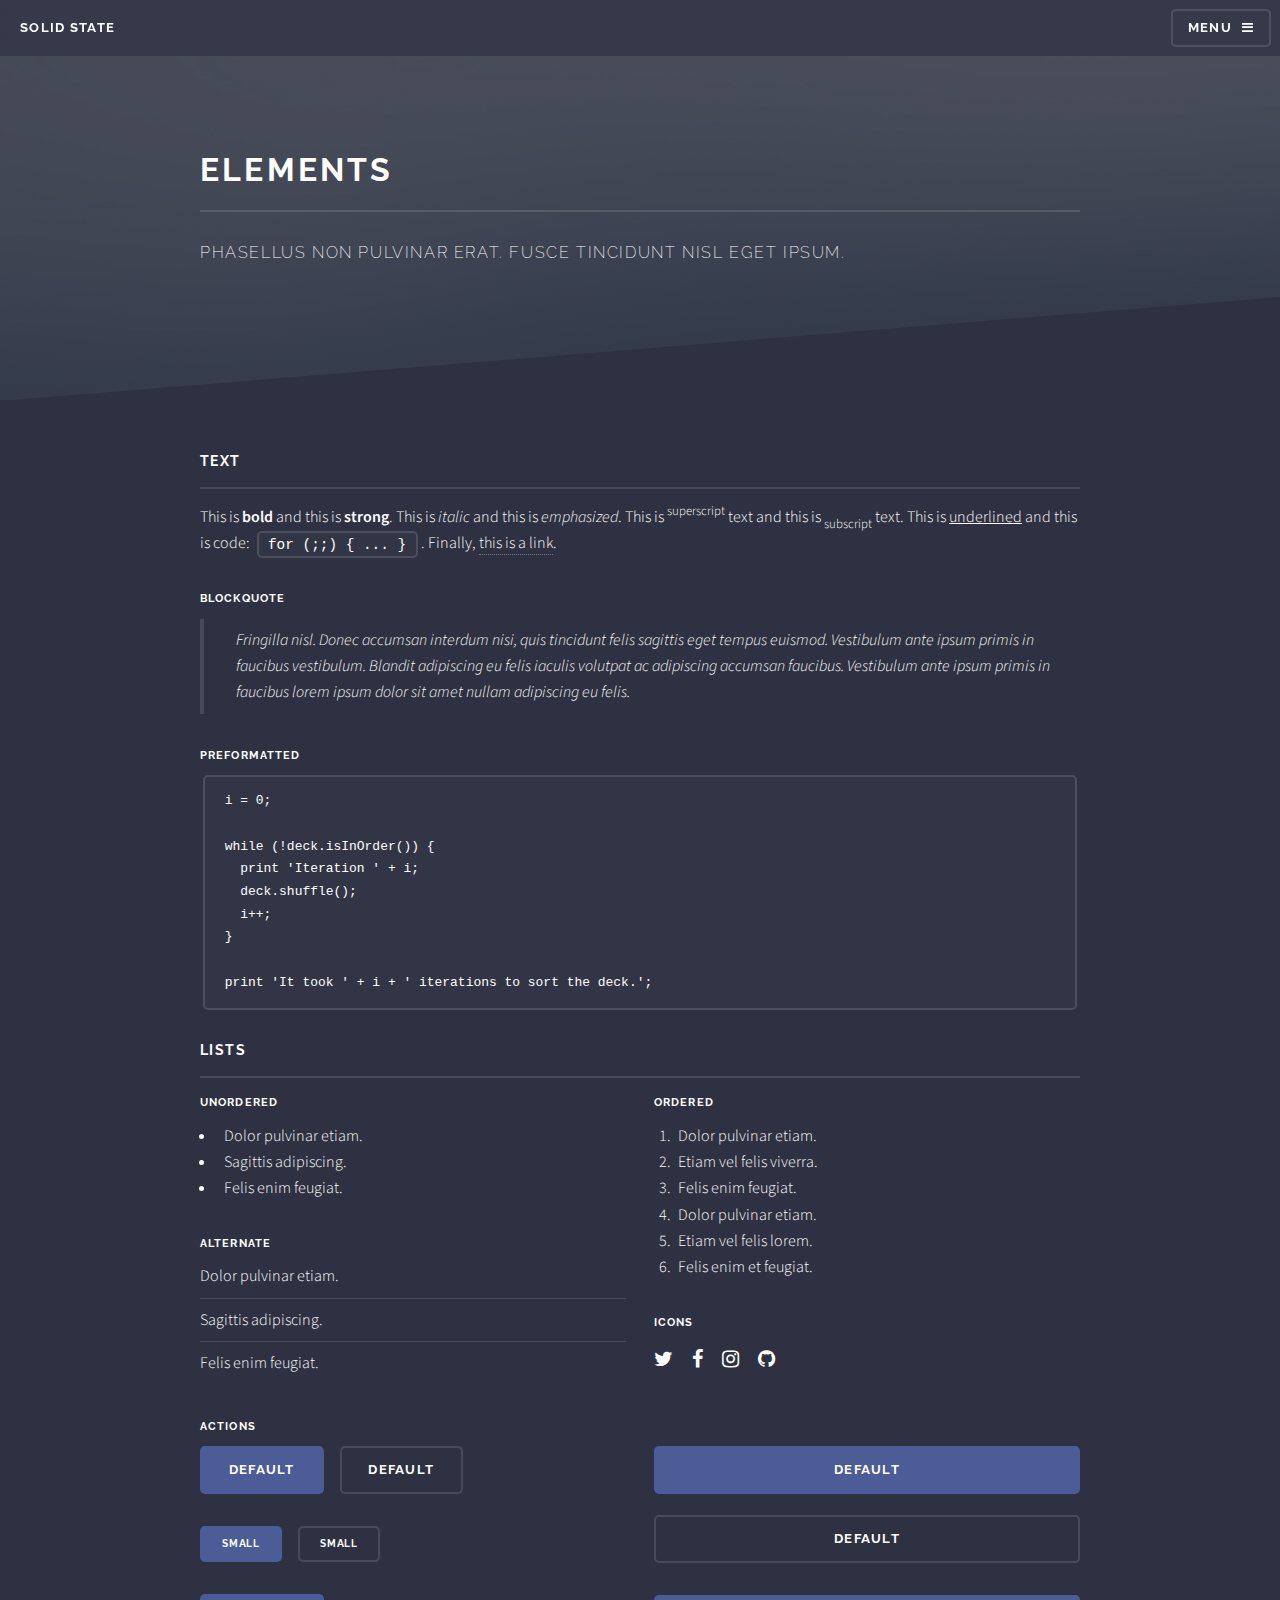
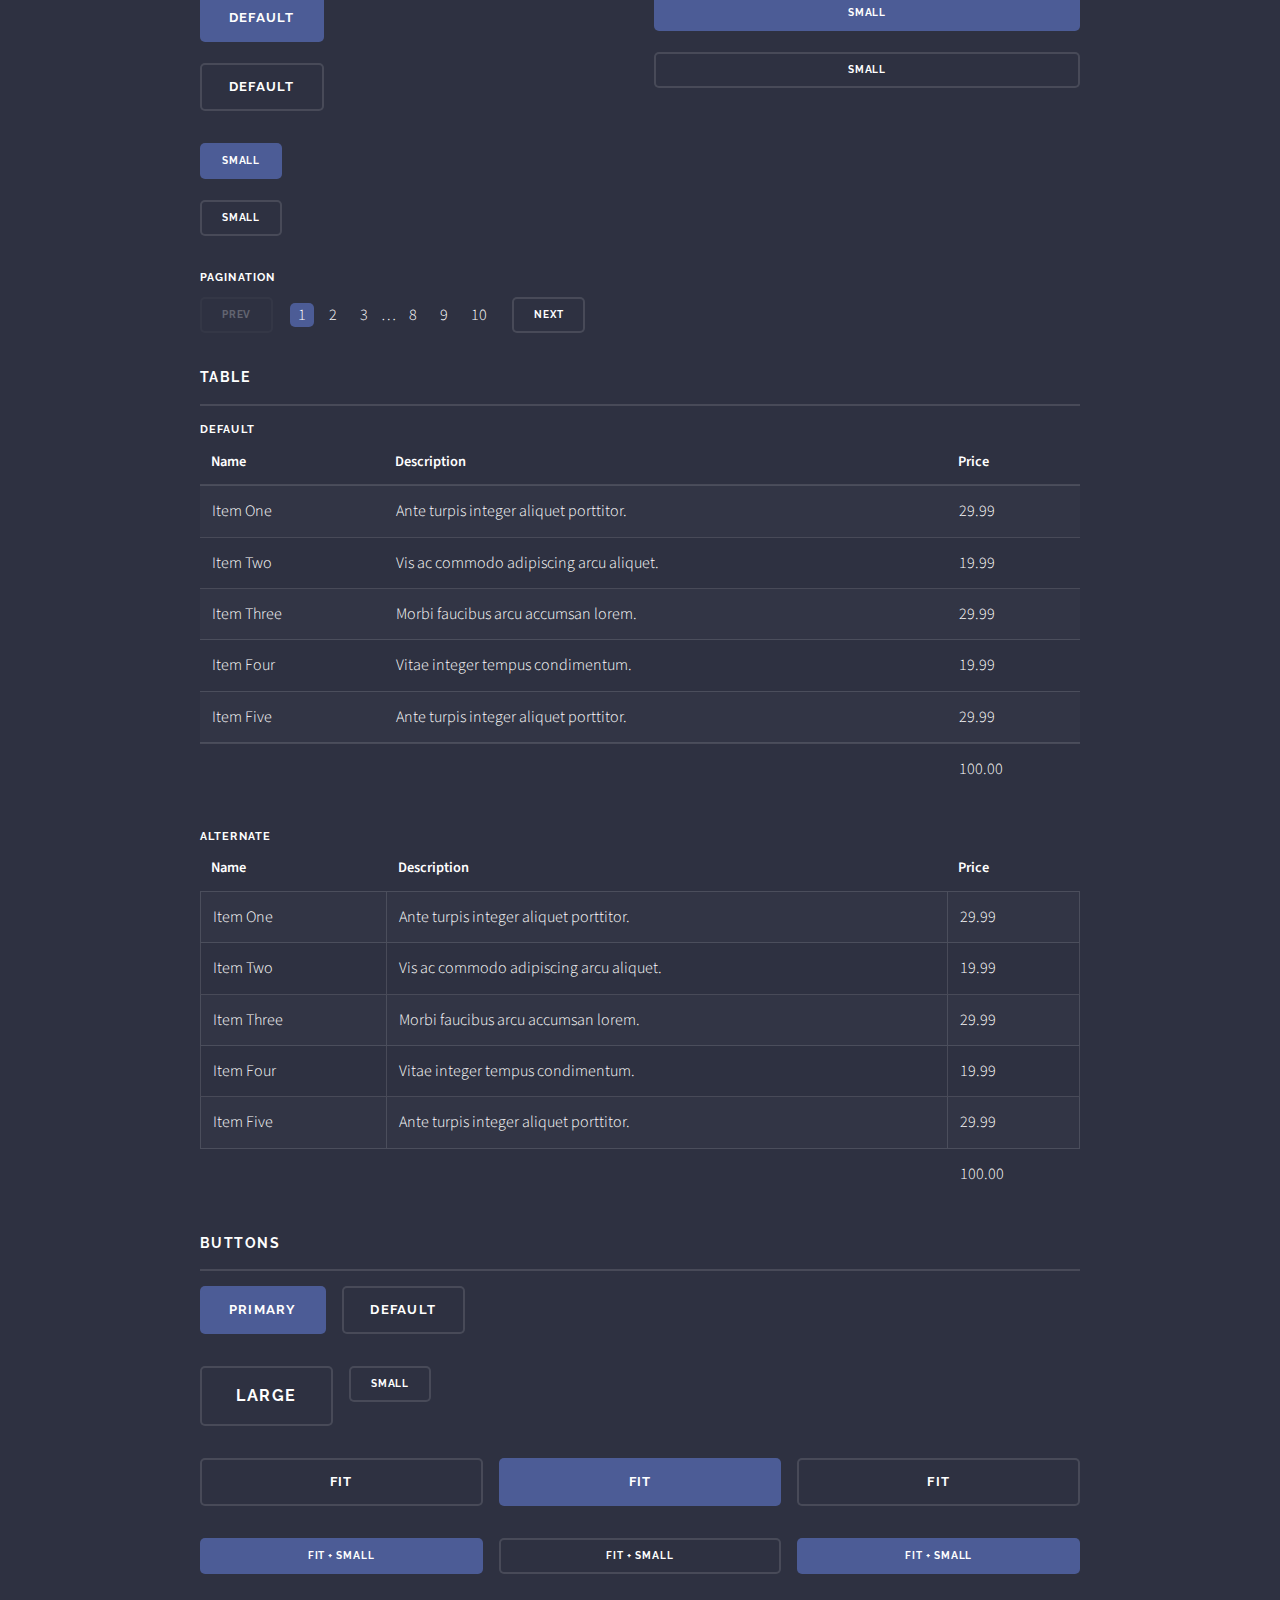
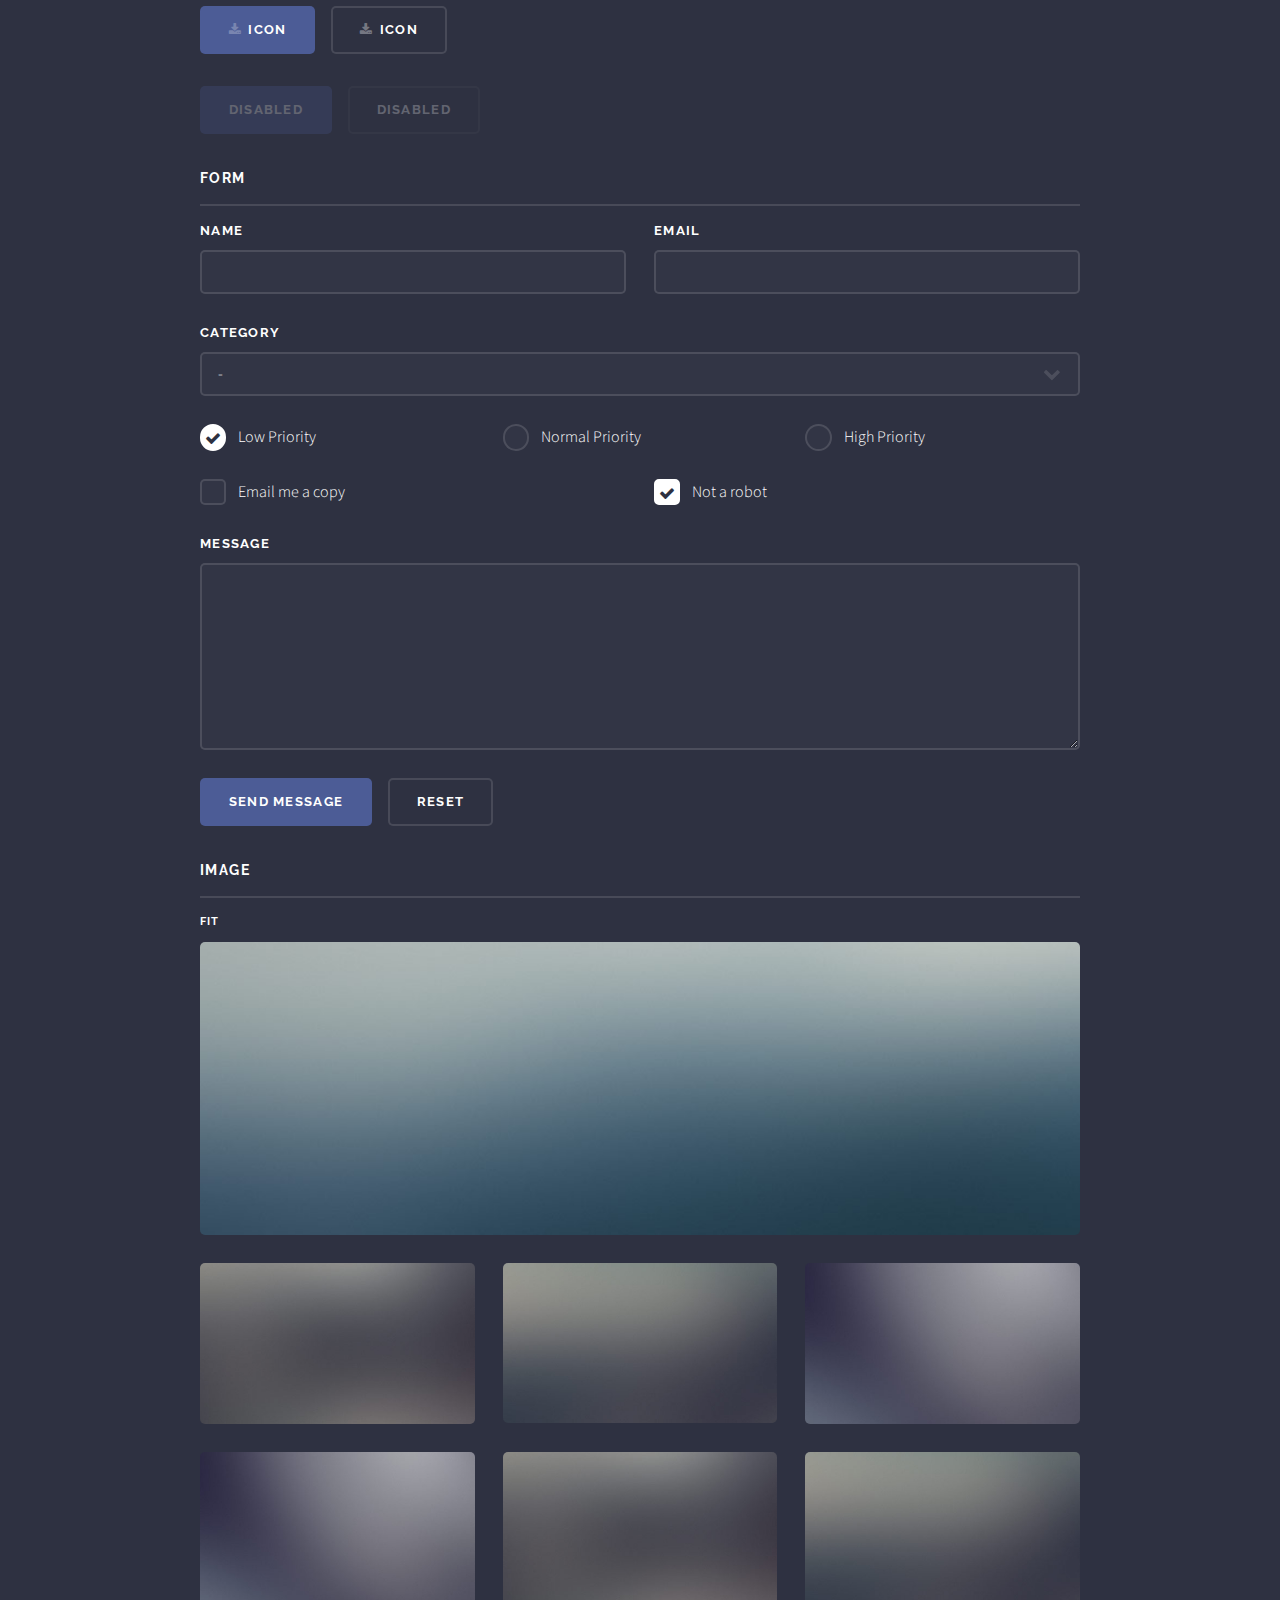
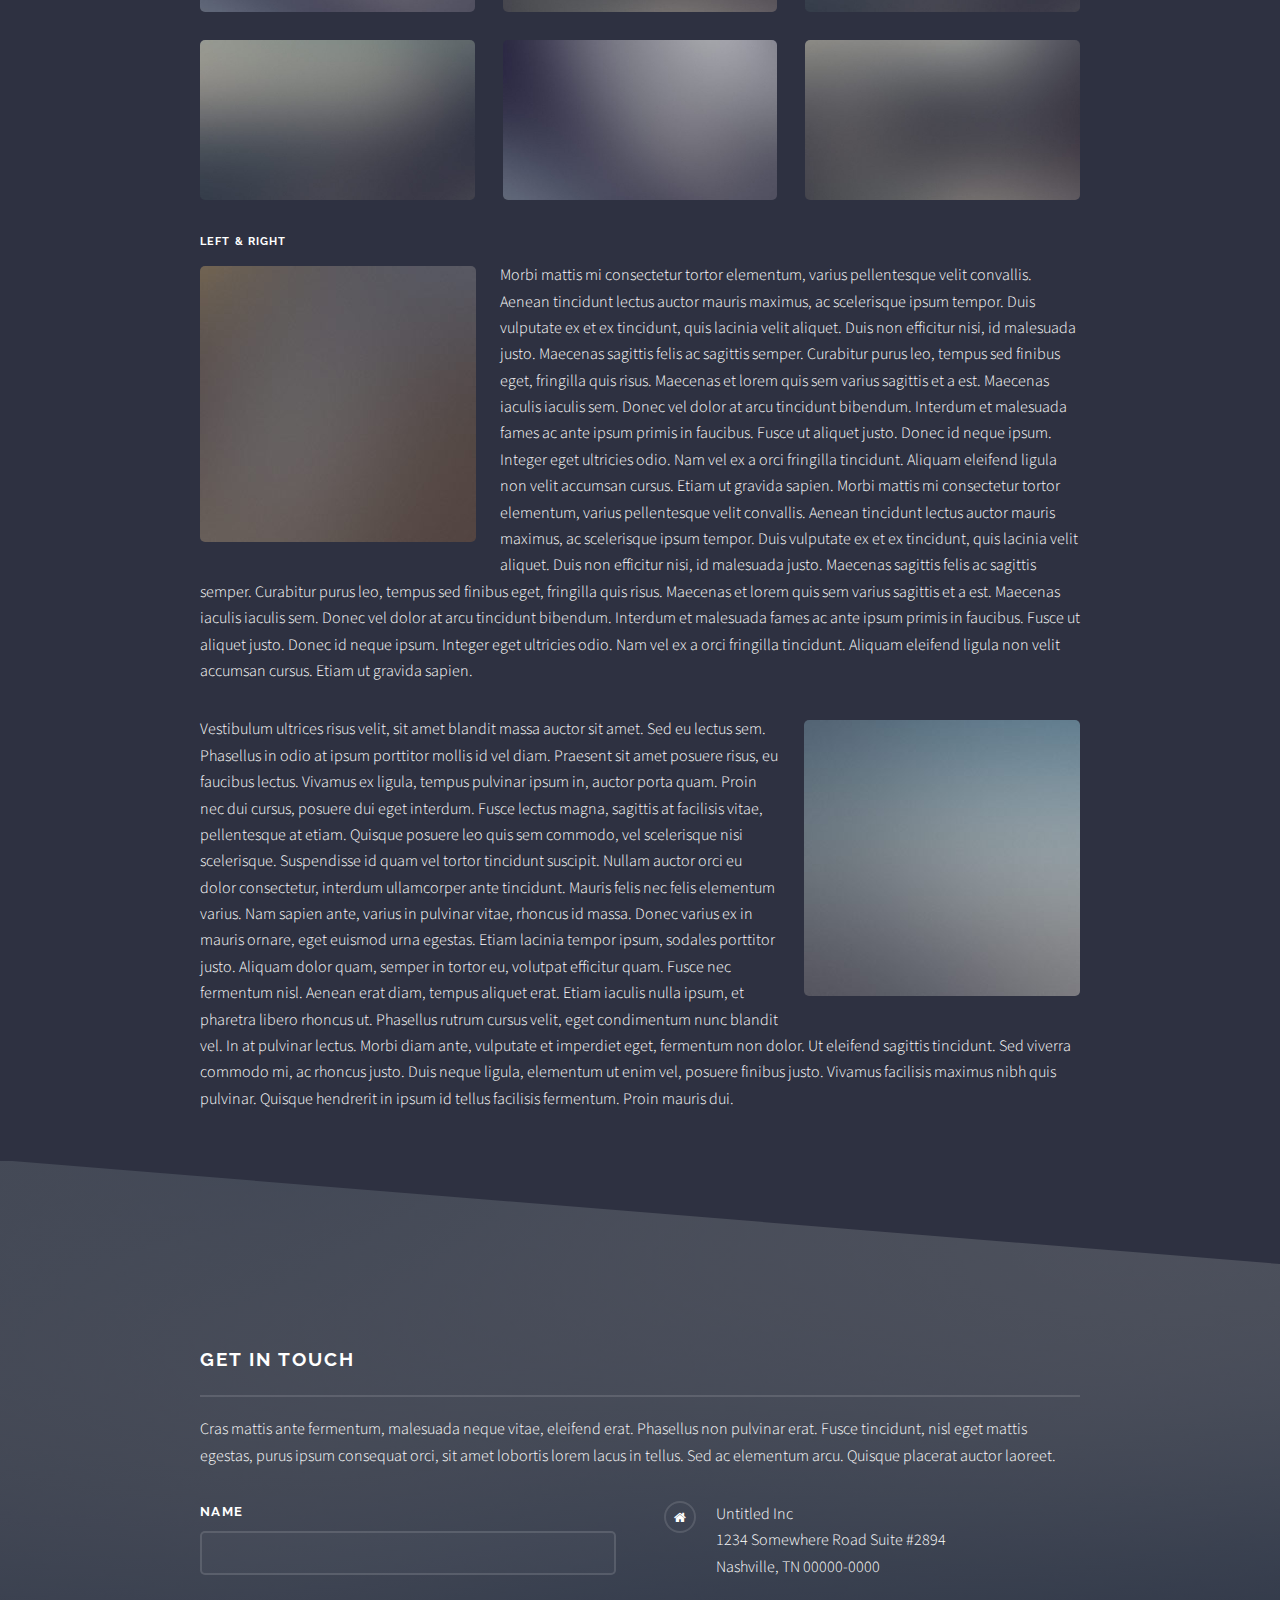
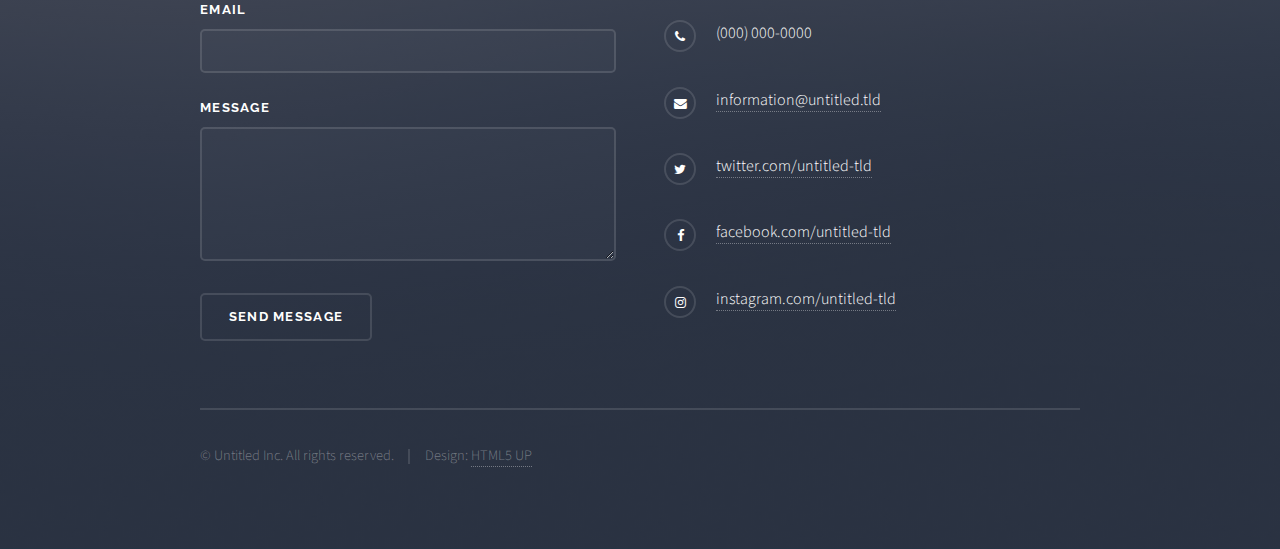
<file: elements.html>
<!DOCTYPE HTML>
<!--
	Solid State by HTML5 UP
	html5up.net | @ajlkn
	Free for personal and commercial use under the CCA 3.0 license (html5up.net/license)
-->
<html>
	<head>
		<title>Elements - Solid State by HTML5 UP</title>
		<meta charset="utf-8" />
		<meta name="viewport" content="width=device-width, initial-scale=1, user-scalable=no" />
		<link rel="stylesheet" href="assets/css/main.css" />
		<noscript><link rel="stylesheet" href="assets/css/noscript.css" /></noscript>
	</head>
	<body class="is-preload">

		<!-- Page Wrapper -->
			<div id="page-wrapper">

				<!-- Header -->
					<header id="header">
						<h1><a href="index.html">Solid State</a></h1>
						<nav>
							<a href="#menu">Menu</a>
						</nav>
					</header>

				<!-- Menu -->
					<nav id="menu">
						<div class="inner">
							<h2>Menu</h2>
							<ul class="links">
								<li><a href="index.html">Home</a></li>
								<li><a href="generic.html">Generic</a></li>
								<li><a href="elements.html">Elements</a></li>
								<li><a href="#">Log In</a></li>
								<li><a href="#">Sign Up</a></li>
							</ul>
							<a href="#" class="close">Close</a>
						</div>
					</nav>

				<!-- Wrapper -->
					<section id="wrapper">
						<header>
							<div class="inner">
								<h2>Elements</h2>
								<p>Phasellus non pulvinar erat. Fusce tincidunt nisl eget ipsum.</p>
							</div>
						</header>

						<!-- Content -->
							<div class="wrapper">
								<div class="inner">

									<section>
										<h3 class="major">Text</h3>
										<p>This is <b>bold</b> and this is <strong>strong</strong>. This is <i>italic</i> and this is <em>emphasized</em>.
										This is <sup>superscript</sup> text and this is <sub>subscript</sub> text.
										This is <u>underlined</u> and this is code: <code>for (;;) { ... }</code>. Finally, <a href="#">this is a link</a>.</p>
										<h4>Blockquote</h4>
										<blockquote>Fringilla nisl. Donec accumsan interdum nisi, quis tincidunt felis sagittis eget tempus euismod. Vestibulum ante ipsum primis in faucibus vestibulum. Blandit adipiscing eu felis iaculis volutpat ac adipiscing accumsan faucibus. Vestibulum ante ipsum primis in faucibus lorem ipsum dolor sit amet nullam adipiscing eu felis.</blockquote>
										<h4>Preformatted</h4>
										<pre><code>i = 0;

while (!deck.isInOrder()) {
  print 'Iteration ' + i;
  deck.shuffle();
  i++;
}

print 'It took ' + i + ' iterations to sort the deck.';</code></pre>
									</section>

									<section>
										<h3 class="major">Lists</h3>
										<div class="row">
											<div class="col-6 col-12-medium">
												<h4>Unordered</h4>
												<ul>
													<li>Dolor pulvinar etiam.</li>
													<li>Sagittis adipiscing.</li>
													<li>Felis enim feugiat.</li>
												</ul>
												<h4>Alternate</h4>
												<ul class="alt">
													<li>Dolor pulvinar etiam.</li>
													<li>Sagittis adipiscing.</li>
													<li>Felis enim feugiat.</li>
												</ul>
											</div>
											<div class="col-6 col-12-medium">
												<h4>Ordered</h4>
												<ol>
													<li>Dolor pulvinar etiam.</li>
													<li>Etiam vel felis viverra.</li>
													<li>Felis enim feugiat.</li>
													<li>Dolor pulvinar etiam.</li>
													<li>Etiam vel felis lorem.</li>
													<li>Felis enim et feugiat.</li>
												</ol>
												<h4>Icons</h4>
												<ul class="icons">
													<li><a href="#" class="icon fa-twitter"><span class="label">Twitter</span></a></li>
													<li><a href="#" class="icon fa-facebook"><span class="label">Facebook</span></a></li>
													<li><a href="#" class="icon fa-instagram"><span class="label">Instagram</span></a></li>
													<li><a href="#" class="icon fa-github"><span class="label">Github</span></a></li>
												</ul>
											</div>
										</div>
										<h4>Actions</h4>
										<div class="row">
											<div class="col-6 col-12-medium">
												<ul class="actions">
													<li><a href="#" class="button primary">Default</a></li>
													<li><a href="#" class="button">Default</a></li>
												</ul>
												<ul class="actions small">
													<li><a href="#" class="button primary small">Small</a></li>
													<li><a href="#" class="button small">Small</a></li>
												</ul>
												<ul class="actions stacked">
													<li><a href="#" class="button primary">Default</a></li>
													<li><a href="#" class="button">Default</a></li>
												</ul>
												<ul class="actions stacked small">
													<li><a href="#" class="button primary small">Small</a></li>
													<li><a href="#" class="button small">Small</a></li>
												</ul>
											</div>
											<div class="col-6 col-12-medium">
												<ul class="actions stacked">
													<li><a href="#" class="button primary fit">Default</a></li>
													<li><a href="#" class="button fit">Default</a></li>
												</ul>
												<ul class="actions stacked small">
													<li><a href="#" class="button primary small fit">Small</a></li>
													<li><a href="#" class="button small fit">Small</a></li>
												</ul>
											</div>
										</div>
										<h4>Pagination</h4>
										<ul class="pagination">
											<li><span class="button small disabled">Prev</span></li>
											<li><a href="#" class="page active">1</a></li>
											<li><a href="#" class="page">2</a></li>
											<li><a href="#" class="page">3</a></li>
											<li><span>&hellip;</span></li>
											<li><a href="#" class="page">8</a></li>
											<li><a href="#" class="page">9</a></li>
											<li><a href="#" class="page">10</a></li>
											<li><a href="#" class="button small">Next</a></li>
										</ul>
									</section>

									<section>
										<h3 class="major">Table</h3>
										<h4>Default</h4>
										<div class="table-wrapper">
											<table>
												<thead>
													<tr>
														<th>Name</th>
														<th>Description</th>
														<th>Price</th>
													</tr>
												</thead>
												<tbody>
													<tr>
														<td>Item One</td>
														<td>Ante turpis integer aliquet porttitor.</td>
														<td>29.99</td>
													</tr>
													<tr>
														<td>Item Two</td>
														<td>Vis ac commodo adipiscing arcu aliquet.</td>
														<td>19.99</td>
													</tr>
													<tr>
														<td>Item Three</td>
														<td> Morbi faucibus arcu accumsan lorem.</td>
														<td>29.99</td>
													</tr>
													<tr>
														<td>Item Four</td>
														<td>Vitae integer tempus condimentum.</td>
														<td>19.99</td>
													</tr>
													<tr>
														<td>Item Five</td>
														<td>Ante turpis integer aliquet porttitor.</td>
														<td>29.99</td>
													</tr>
												</tbody>
												<tfoot>
													<tr>
														<td colspan="2"></td>
														<td>100.00</td>
													</tr>
												</tfoot>
											</table>
										</div>

										<h4>Alternate</h4>
										<div class="table-wrapper">
											<table class="alt">
												<thead>
													<tr>
														<th>Name</th>
														<th>Description</th>
														<th>Price</th>
													</tr>
												</thead>
												<tbody>
													<tr>
														<td>Item One</td>
														<td>Ante turpis integer aliquet porttitor.</td>
														<td>29.99</td>
													</tr>
													<tr>
														<td>Item Two</td>
														<td>Vis ac commodo adipiscing arcu aliquet.</td>
														<td>19.99</td>
													</tr>
													<tr>
														<td>Item Three</td>
														<td> Morbi faucibus arcu accumsan lorem.</td>
														<td>29.99</td>
													</tr>
													<tr>
														<td>Item Four</td>
														<td>Vitae integer tempus condimentum.</td>
														<td>19.99</td>
													</tr>
													<tr>
														<td>Item Five</td>
														<td>Ante turpis integer aliquet porttitor.</td>
														<td>29.99</td>
													</tr>
												</tbody>
												<tfoot>
													<tr>
														<td colspan="2"></td>
														<td>100.00</td>
													</tr>
												</tfoot>
											</table>
										</div>
									</section>

									<section>
										<h3 class="major">Buttons</h3>
										<ul class="actions">
											<li><a href="#" class="button primary">Primary</a></li>
											<li><a href="#" class="button">Default</a></li>
										</ul>
										<ul class="actions">
											<li><a href="#" class="button large">Large</a></li>
											<li><a href="#" class="button small">Small</a></li>
										</ul>
										<ul class="actions fit">
											<li><a href="#" class="button fit">Fit</a></li>
											<li><a href="#" class="button primary fit">Fit</a></li>
											<li><a href="#" class="button fit">Fit</a></li>
										</ul>
										<ul class="actions fit small">
											<li><a href="#" class="button primary fit small">Fit + Small</a></li>
											<li><a href="#" class="button fit small">Fit + Small</a></li>
											<li><a href="#" class="button primary fit small">Fit + Small</a></li>
										</ul>
										<ul class="actions">
											<li><a href="#" class="button primary icon fa-download">Icon</a></li>
											<li><a href="#" class="button icon fa-download">Icon</a></li>
										</ul>
										<ul class="actions">
											<li><span class="button primary disabled">Disabled</span></li>
											<li><span class="button disabled">Disabled</span></li>
										</ul>
									</section>

									<section>
										<h3 class="major">Form</h3>
										<form method="post" action="#">
											<div class="row gtr-uniform">
												<div class="col-6 col-12-xsmall">
													<label for="demo-name">Name</label>
													<input type="text" name="demo-name" id="demo-name" value="" />
												</div>
												<div class="col-6 col-12-xsmall">
													<label for="demo-email">Email</label>
													<input type="email" name="demo-email" id="demo-email" value="" />
												</div>
												<div class="col-12">
													<label for="demo-category">Category</label>
													<select name="demo-category" id="demo-category">
														<option value="">-</option>
														<option value="1">Manufacturing</option>
														<option value="1">Shipping</option>
														<option value="1">Administration</option>
														<option value="1">Human Resources</option>
													</select>
												</div>
												<div class="col-4 col-12-small">
													<input type="radio" id="demo-priority-low" name="demo-priority" checked>
													<label for="demo-priority-low">Low Priority</label>
												</div>
												<div class="col-4 col-12-small">
													<input type="radio" id="demo-priority-normal" name="demo-priority">
													<label for="demo-priority-normal">Normal Priority</label>
												</div>
												<div class="col-4 col-12-small">
													<input type="radio" id="demo-priority-high" name="demo-priority">
													<label for="demo-priority-high">High Priority</label>
												</div>
												<div class="col-6 col-12-small">
													<input type="checkbox" id="demo-copy" name="demo-copy">
													<label for="demo-copy">Email me a copy</label>
												</div>
												<div class="col-6 col-12-small">
													<input type="checkbox" id="demo-human" name="demo-human" checked>
													<label for="demo-human">Not a robot</label>
												</div>
												<div class="col-12">
													<label for="demo-message">Message</label>
													<textarea name="demo-message" id="demo-message" rows="6"></textarea>
												</div>
												<div class="col-12">
													<ul class="actions">
														<li><input type="submit" value="Send Message" class="primary" /></li>
														<li><input type="reset" value="Reset" /></li>
													</ul>
												</div>
											</div>
										</form>
									</section>

									<section>
										<h3 class="major">Image</h3>
										<h4>Fit</h4>
										<div class="box alt">
											<div class="row gtr-uniform">
												<div class="col-12"><span class="image fit"><img src="images/pic08.jpg" alt="" /></span></div>
												<div class="col-4"><span class="image fit"><img src="images/pic05.jpg" alt="" /></span></div>
												<div class="col-4"><span class="image fit"><img src="images/pic06.jpg" alt="" /></span></div>
												<div class="col-4"><span class="image fit"><img src="images/pic07.jpg" alt="" /></span></div>
												<div class="col-4"><span class="image fit"><img src="images/pic07.jpg" alt="" /></span></div>
												<div class="col-4"><span class="image fit"><img src="images/pic05.jpg" alt="" /></span></div>
												<div class="col-4"><span class="image fit"><img src="images/pic06.jpg" alt="" /></span></div>
												<div class="col-4"><span class="image fit"><img src="images/pic06.jpg" alt="" /></span></div>
												<div class="col-4"><span class="image fit"><img src="images/pic07.jpg" alt="" /></span></div>
												<div class="col-4"><span class="image fit"><img src="images/pic05.jpg" alt="" /></span></div>
											</div>
										</div>
										<h4>Left &amp; Right</h4>
										<p><span class="image left"><img src="images/pic01.jpg" alt="" /></span>Morbi mattis mi consectetur tortor elementum, varius pellentesque velit convallis. Aenean tincidunt lectus auctor mauris maximus, ac scelerisque ipsum tempor. Duis vulputate ex et ex tincidunt, quis lacinia velit aliquet. Duis non efficitur nisi, id malesuada justo. Maecenas sagittis felis ac sagittis semper. Curabitur purus leo, tempus sed finibus eget, fringilla quis risus. Maecenas et lorem quis sem varius sagittis et a est. Maecenas iaculis iaculis sem. Donec vel dolor at arcu tincidunt bibendum. Interdum et malesuada fames ac ante ipsum primis in faucibus. Fusce ut aliquet justo. Donec id neque ipsum. Integer eget ultricies odio. Nam vel ex a orci fringilla tincidunt. Aliquam eleifend ligula non velit accumsan cursus. Etiam ut gravida sapien. Morbi mattis mi consectetur tortor elementum, varius pellentesque velit convallis. Aenean tincidunt lectus auctor mauris maximus, ac scelerisque ipsum tempor. Duis vulputate ex et ex tincidunt, quis lacinia velit aliquet. Duis non efficitur nisi, id malesuada justo. Maecenas sagittis felis ac sagittis semper. Curabitur purus leo, tempus sed finibus eget, fringilla quis risus. Maecenas et lorem quis sem varius sagittis et a est. Maecenas iaculis iaculis sem. Donec vel dolor at arcu tincidunt bibendum. Interdum et malesuada fames ac ante ipsum primis in faucibus. Fusce ut aliquet justo. Donec id neque ipsum. Integer eget ultricies odio. Nam vel ex a orci fringilla tincidunt. Aliquam eleifend ligula non velit accumsan cursus. Etiam ut gravida sapien.</p>
										<p><span class="image right"><img src="images/pic02.jpg" alt="" /></span>Vestibulum ultrices risus velit, sit amet blandit massa auctor sit amet. Sed eu lectus sem. Phasellus in odio at ipsum porttitor mollis id vel diam. Praesent sit amet posuere risus, eu faucibus lectus. Vivamus ex ligula, tempus pulvinar ipsum in, auctor porta quam. Proin nec dui cursus, posuere dui eget interdum. Fusce lectus magna, sagittis at facilisis vitae, pellentesque at etiam. Quisque posuere leo quis sem commodo, vel scelerisque nisi scelerisque. Suspendisse id quam vel tortor tincidunt suscipit. Nullam auctor orci eu dolor consectetur, interdum ullamcorper ante tincidunt. Mauris felis nec felis elementum varius. Nam sapien ante, varius in pulvinar vitae, rhoncus id massa. Donec varius ex in mauris ornare, eget euismod urna egestas. Etiam lacinia tempor ipsum, sodales porttitor justo. Aliquam dolor quam, semper in tortor eu, volutpat efficitur quam. Fusce nec fermentum nisl. Aenean erat diam, tempus aliquet erat. Etiam iaculis nulla ipsum, et pharetra libero rhoncus ut. Phasellus rutrum cursus velit, eget condimentum nunc blandit vel. In at pulvinar lectus. Morbi diam ante, vulputate et imperdiet eget, fermentum non dolor. Ut eleifend sagittis tincidunt. Sed viverra commodo mi, ac rhoncus justo. Duis neque ligula, elementum ut enim vel, posuere finibus justo. Vivamus facilisis maximus nibh quis pulvinar. Quisque hendrerit in ipsum id tellus facilisis fermentum. Proin mauris dui.</p>
									</section>

								</div>
							</div>

					</section>

				<!-- Footer -->
					<section id="footer">
						<div class="inner">
							<h2 class="major">Get in touch</h2>
							<p>Cras mattis ante fermentum, malesuada neque vitae, eleifend erat. Phasellus non pulvinar erat. Fusce tincidunt, nisl eget mattis egestas, purus ipsum consequat orci, sit amet lobortis lorem lacus in tellus. Sed ac elementum arcu. Quisque placerat auctor laoreet.</p>
							<form method="post" action="#">
								<div class="fields">
									<div class="field">
										<label for="name">Name</label>
										<input type="text" name="name" id="name" />
									</div>
									<div class="field">
										<label for="email">Email</label>
										<input type="email" name="email" id="email" />
									</div>
									<div class="field">
										<label for="message">Message</label>
										<textarea name="message" id="message" rows="4"></textarea>
									</div>
								</div>
								<ul class="actions">
									<li><input type="submit" value="Send Message" /></li>
								</ul>
							</form>
							<ul class="contact">
								<li class="fa-home">
									Untitled Inc<br />
									1234 Somewhere Road Suite #2894<br />
									Nashville, TN 00000-0000
								</li>
								<li class="fa-phone">(000) 000-0000</li>
								<li class="fa-envelope"><a href="#">information@untitled.tld</a></li>
								<li class="fa-twitter"><a href="#">twitter.com/untitled-tld</a></li>
								<li class="fa-facebook"><a href="#">facebook.com/untitled-tld</a></li>
								<li class="fa-instagram"><a href="#">instagram.com/untitled-tld</a></li>
							</ul>
							<ul class="copyright">
								<li>&copy; Untitled Inc. All rights reserved.</li><li>Design: <a href="http://html5up.net">HTML5 UP</a></li>
							</ul>
						</div>
					</section>

			</div>

		<!-- Scripts -->
			<script src="assets/js/jquery.min.js"></script>
			<script src="assets/js/jquery.scrollex.min.js"></script>
			<script src="assets/js/browser.min.js"></script>
			<script src="assets/js/breakpoints.min.js"></script>
			<script src="assets/js/util.js"></script>
			<script src="assets/js/main.js"></script>

	</body>
</html>
</file>
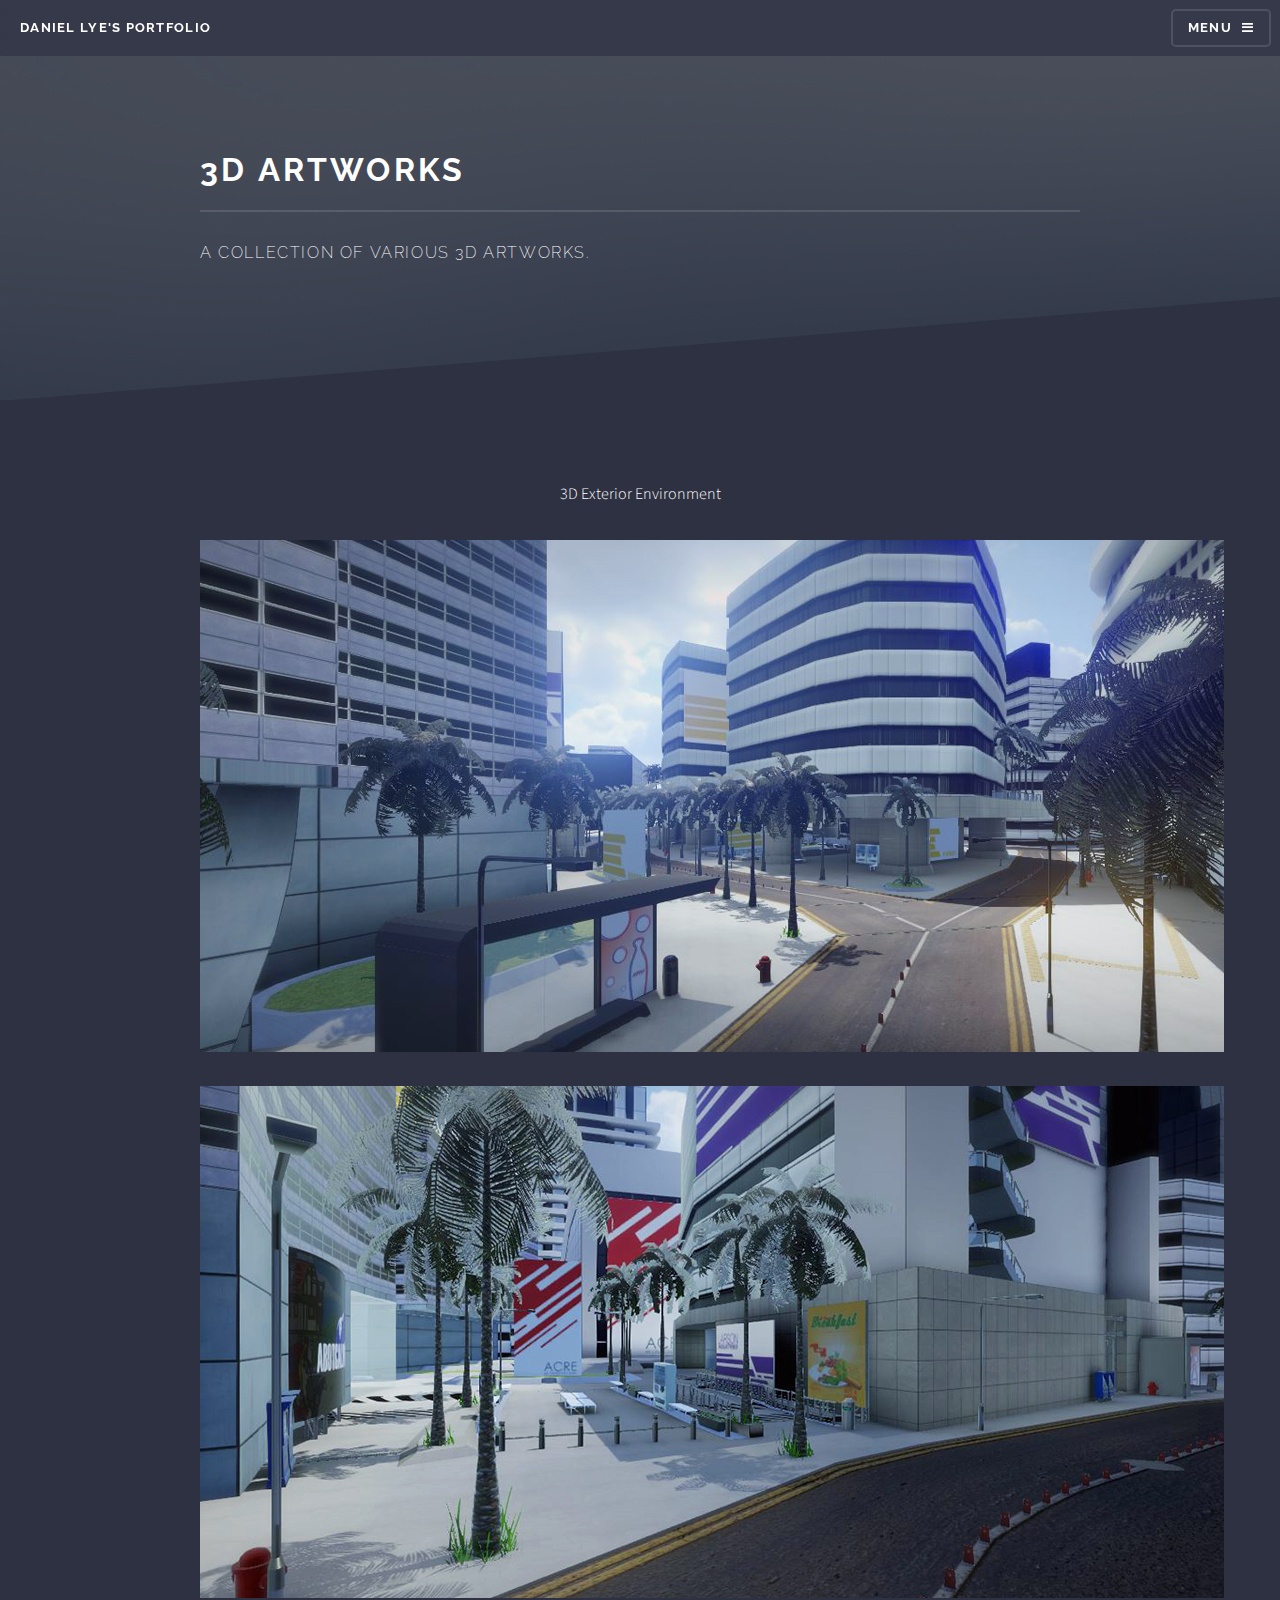
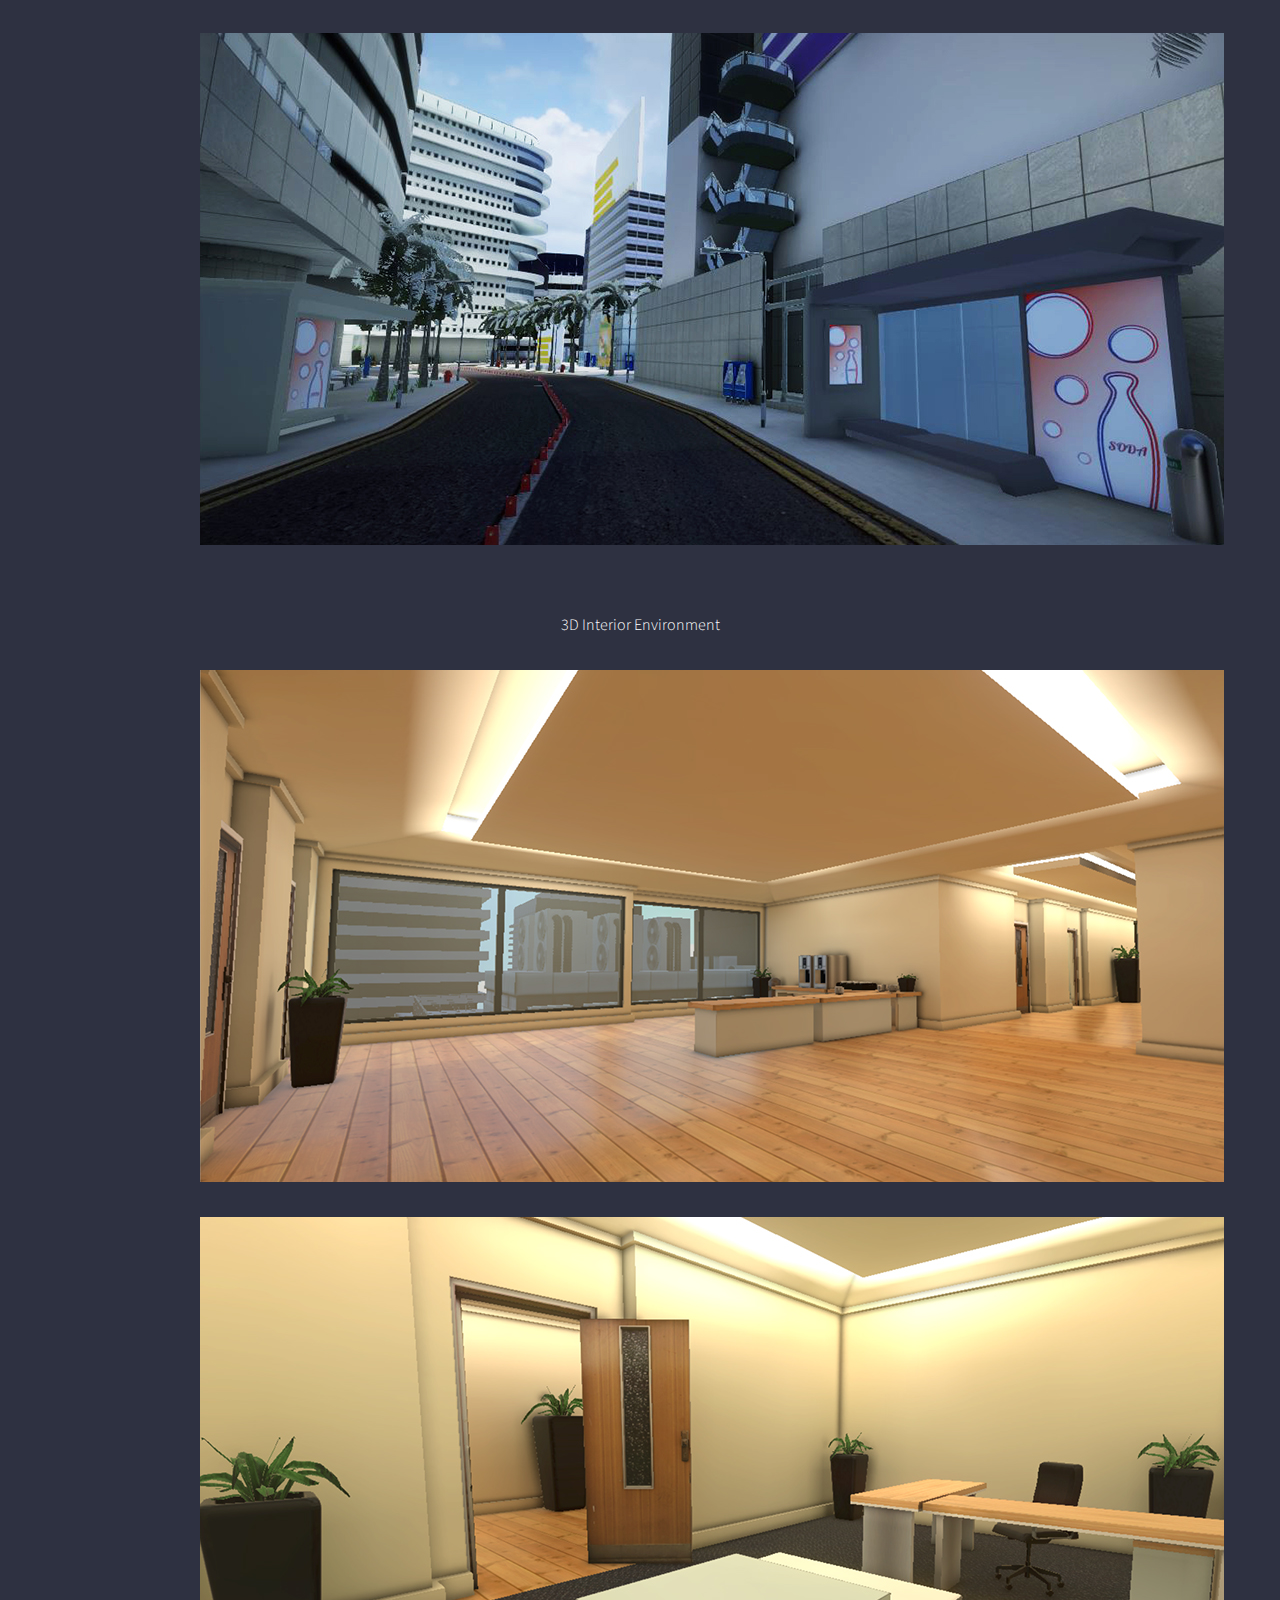
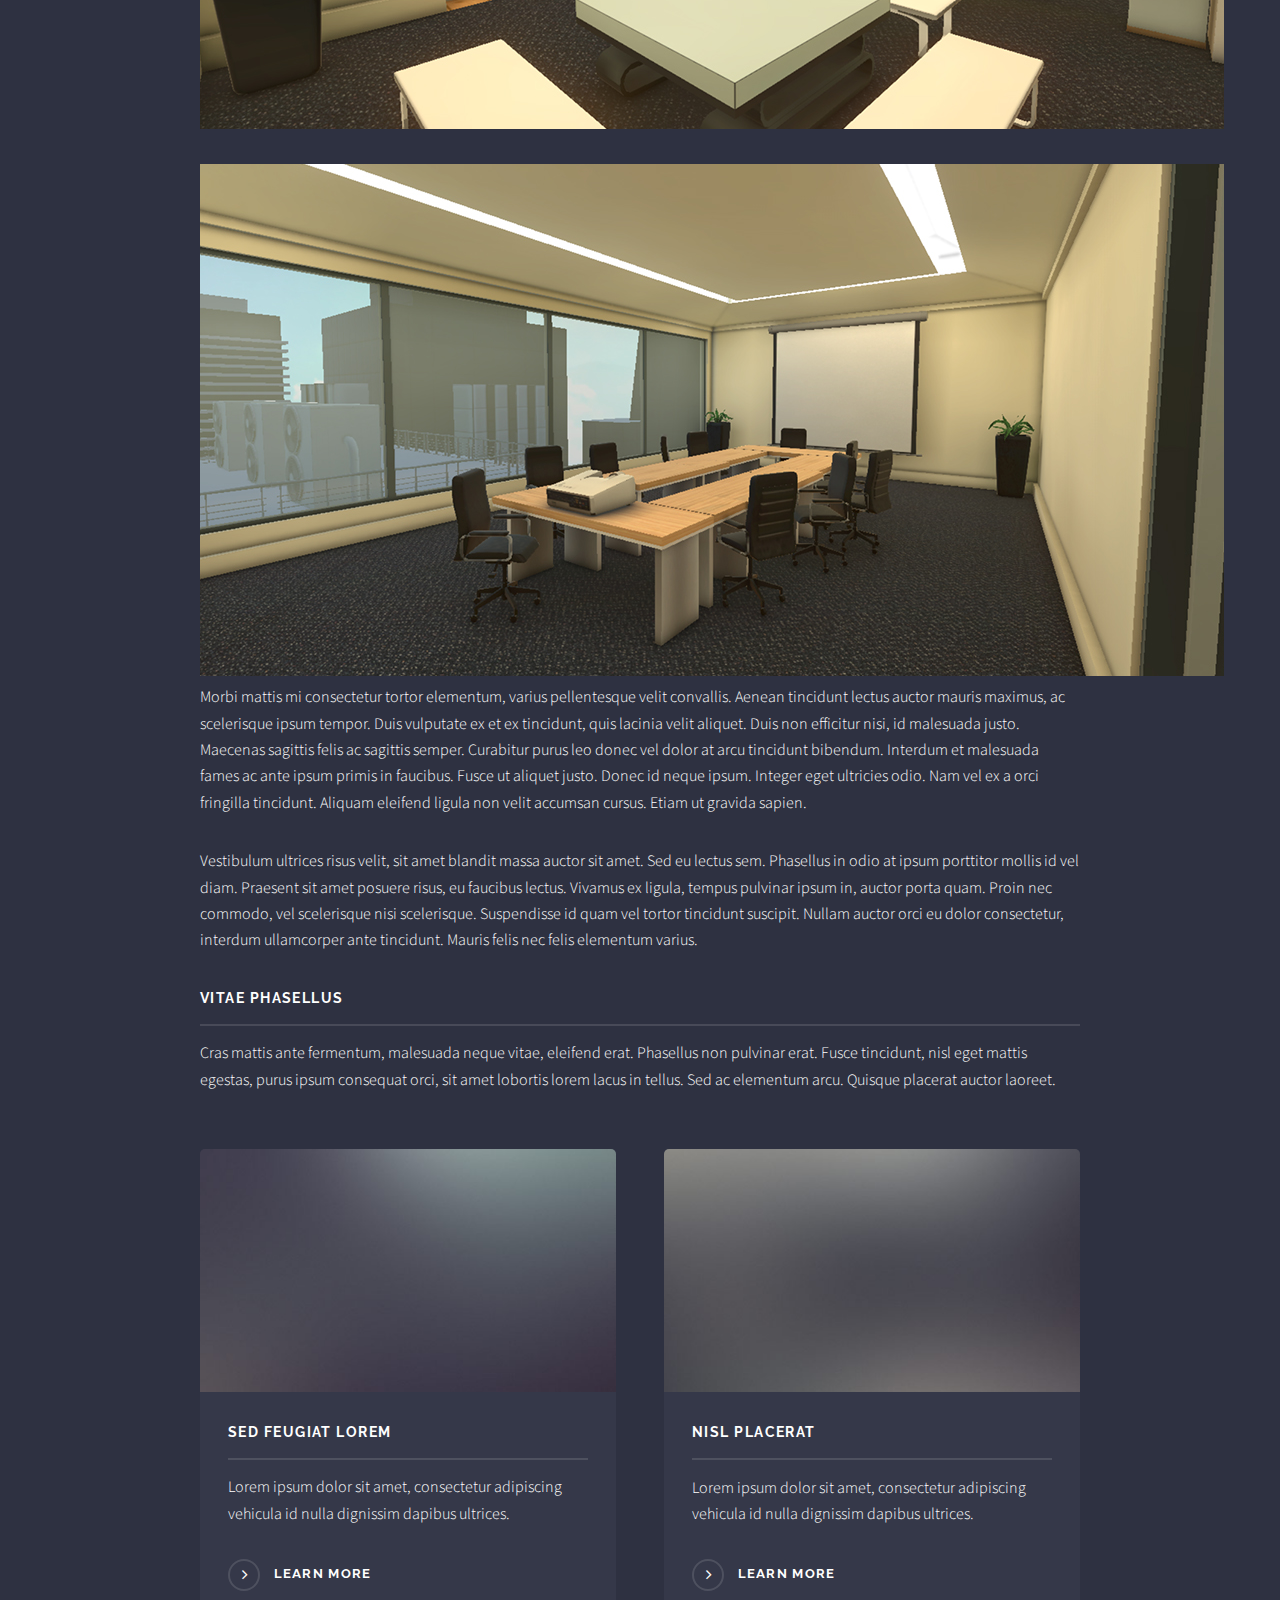
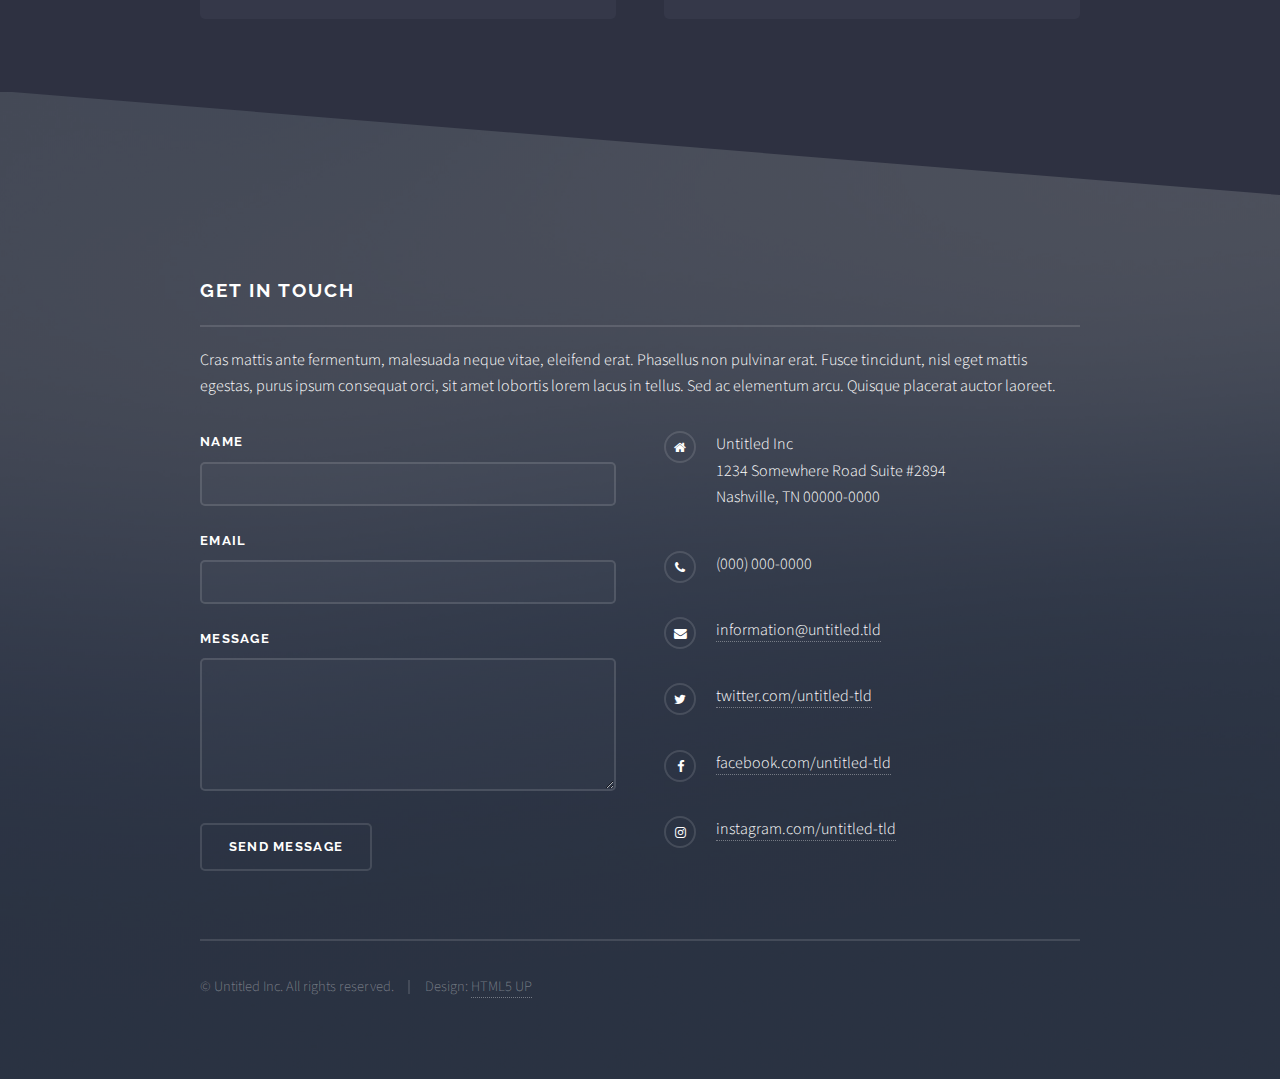
<file: generic.html>
<!DOCTYPE HTML>
<!--
	Solid State by HTML5 UP
	html5up.net | @ajlkn
	Free for personal and commercial use under the CCA 3.0 license (html5up.net/license)
-->
<html>
	<head>
		<title>Daniel Lye's Portfolio</title>
		<meta charset="utf-8" />
		<meta name="viewport" content="width=device-width, initial-scale=1, user-scalable=no" />
		<link rel="stylesheet" href="assets/css/main.css" />
		<noscript><link rel="stylesheet" href="assets/css/noscript.css" /></noscript>
	</head>
	<body class="is-preload">

		<!-- Page Wrapper -->
			<div id="page-wrapper">

				<!-- Header -->
					<header id="header">
						<h1><a href="index.html">Daniel Lye's Portfolio</a></h1>
						<nav>
							<a href="#menu">Menu</a>
						</nav>
					</header>

				<!-- Menu -->
					<nav id="menu">
						<div class="inner">
							<h2>Menu</h2>
							<ul class="links">
								<li><a href="index.html">Home</a></li>
								<li><a href="generic.html">3D Artworks</a></li>
								<li><a href="elements.html">2D Artworks</a></li>
								<li><a href="#">Projects</a></li>
								<li><a href="#">Contact Me</a></li>
							</ul>
							<a href="#" class="close">Close</a>
						</div>
					</nav>

				<!-- Wrapper -->
					<section id="wrapper">
						<header>
							<div class="inner">
								<h2>3D Artworks</h2>
								<p>A collection of various 3D Artworks.</p>
							</div>
						</header>

						<!-- Content -->
							<div class="wrapper">
								<div class="inner">
									
									<!-- <h3 class="major">3D Environment Artworks</h3> -->
									<p><center>3D Exterior Environment</center></p>
									<center><img src="images/3D Artworks/01.jpg" alt="" /></center><br/>
									<center><img src="images/3D Artworks/02.jpg" alt="" /></center><br/>
									<center><img src="images/3D Artworks/03.jpg" alt="" /></center><br/>
									<p><center>3D Interior Environment</center></p>
									<center><img src="images/3D Artworks/04.jpg" alt="" /></center><br/>
									<center><img src="images/3D Artworks/05.jpg" alt="" /></center><br/>
									<center><img src="images/3D Artworks/06.jpg" alt="" /></center>
									<p>Morbi mattis mi consectetur tortor elementum, varius pellentesque velit convallis. Aenean tincidunt lectus auctor mauris maximus, ac scelerisque ipsum tempor. Duis vulputate ex et ex tincidunt, quis lacinia velit aliquet. Duis non efficitur nisi, id malesuada justo. Maecenas sagittis felis ac sagittis semper. Curabitur purus leo donec vel dolor at arcu tincidunt bibendum. Interdum et malesuada fames ac ante ipsum primis in faucibus. Fusce ut aliquet justo. Donec id neque ipsum. Integer eget ultricies odio. Nam vel ex a orci fringilla tincidunt. Aliquam eleifend ligula non velit accumsan cursus. Etiam ut gravida sapien.</p>

									<p>Vestibulum ultrices risus velit, sit amet blandit massa auctor sit amet. Sed eu lectus sem. Phasellus in odio at ipsum porttitor mollis id vel diam. Praesent sit amet posuere risus, eu faucibus lectus. Vivamus ex ligula, tempus pulvinar ipsum in, auctor porta quam. Proin nec commodo, vel scelerisque nisi scelerisque. Suspendisse id quam vel tortor tincidunt suscipit. Nullam auctor orci eu dolor consectetur, interdum ullamcorper ante tincidunt. Mauris felis nec felis elementum varius.</p>

									<h3 class="major">Vitae phasellus</h3>
									<p>Cras mattis ante fermentum, malesuada neque vitae, eleifend erat. Phasellus non pulvinar erat. Fusce tincidunt, nisl eget mattis egestas, purus ipsum consequat orci, sit amet lobortis lorem lacus in tellus. Sed ac elementum arcu. Quisque placerat auctor laoreet.</p>

									<section class="features">
										<article>
											<a href="#" class="image"><img src="images/pic04.jpg" alt="" /></a>
											<h3 class="major">Sed feugiat lorem</h3>
											<p>Lorem ipsum dolor sit amet, consectetur adipiscing vehicula id nulla dignissim dapibus ultrices.</p>
											<a href="#" class="special">Learn more</a>
										</article>
										<article>
											<a href="#" class="image"><img src="images/pic05.jpg" alt="" /></a>
											<h3 class="major">Nisl placerat</h3>
											<p>Lorem ipsum dolor sit amet, consectetur adipiscing vehicula id nulla dignissim dapibus ultrices.</p>
											<a href="#" class="special">Learn more</a>
										</article>
									</section>

								</div>
							</div>

					</section>

				<!-- Footer -->
					<section id="footer">
						<div class="inner">
							<h2 class="major">Get in touch</h2>
							<p>Cras mattis ante fermentum, malesuada neque vitae, eleifend erat. Phasellus non pulvinar erat. Fusce tincidunt, nisl eget mattis egestas, purus ipsum consequat orci, sit amet lobortis lorem lacus in tellus. Sed ac elementum arcu. Quisque placerat auctor laoreet.</p>
							<form method="post" action="#">
								<div class="fields">
									<div class="field">
										<label for="name">Name</label>
										<input type="text" name="name" id="name" />
									</div>
									<div class="field">
										<label for="email">Email</label>
										<input type="email" name="email" id="email" />
									</div>
									<div class="field">
										<label for="message">Message</label>
										<textarea name="message" id="message" rows="4"></textarea>
									</div>
								</div>
								<ul class="actions">
									<li><input type="submit" value="Send Message" /></li>
								</ul>
							</form>
							<ul class="contact">
								<li class="fa-home">
									Untitled Inc<br />
									1234 Somewhere Road Suite #2894<br />
									Nashville, TN 00000-0000
								</li>
								<li class="fa-phone">(000) 000-0000</li>
								<li class="fa-envelope"><a href="#">information@untitled.tld</a></li>
								<li class="fa-twitter"><a href="#">twitter.com/untitled-tld</a></li>
								<li class="fa-facebook"><a href="#">facebook.com/untitled-tld</a></li>
								<li class="fa-instagram"><a href="#">instagram.com/untitled-tld</a></li>
							</ul>
							<ul class="copyright">
								<li>&copy; Untitled Inc. All rights reserved.</li><li>Design: <a href="http://html5up.net">HTML5 UP</a></li>
							</ul>
						</div>
					</section>

			</div>

		<!-- Scripts -->
			<script src="assets/js/jquery.min.js"></script>
			<script src="assets/js/jquery.scrollex.min.js"></script>
			<script src="assets/js/browser.min.js"></script>
			<script src="assets/js/breakpoints.min.js"></script>
			<script src="assets/js/util.js"></script>
			<script src="assets/js/main.js"></script>

	</body>
</html>
</file>
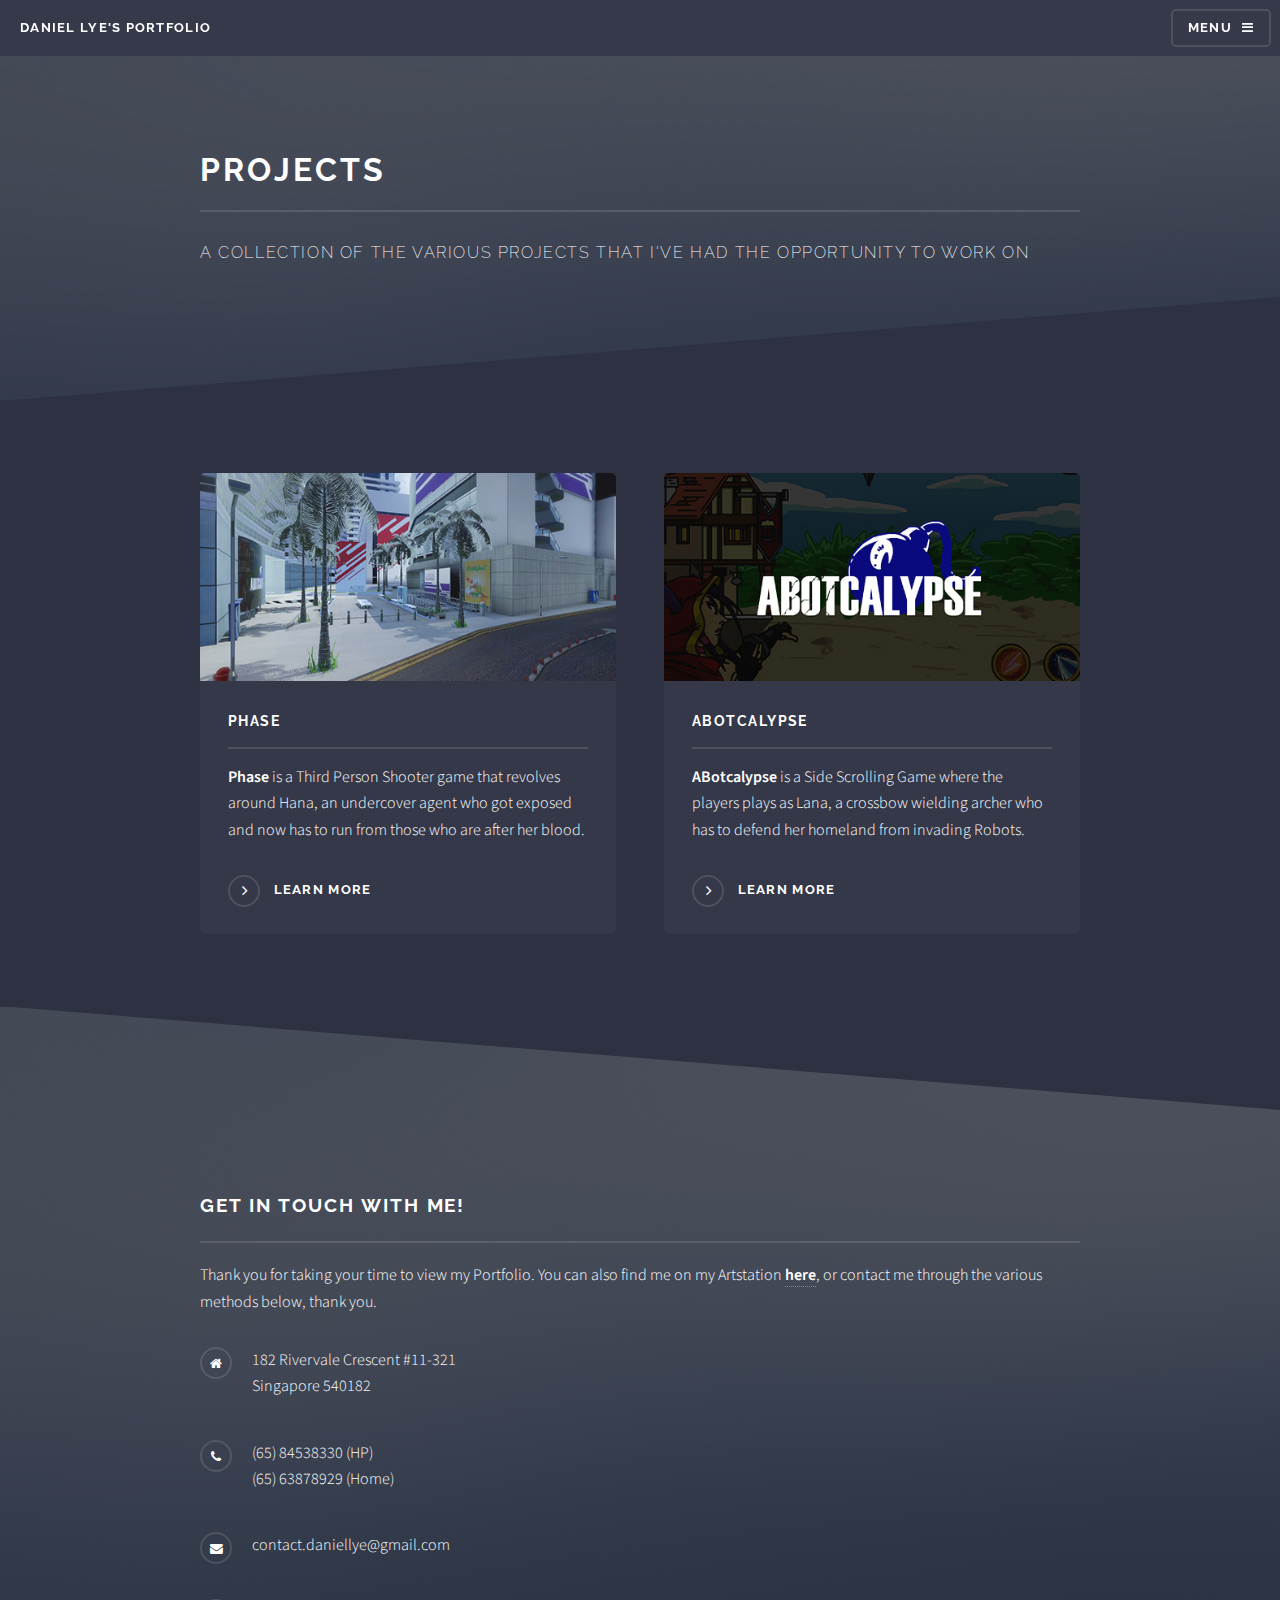
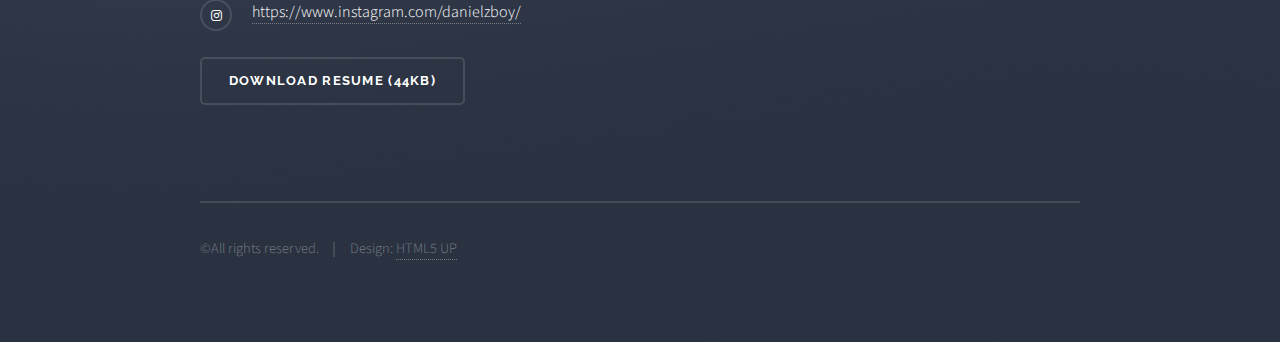
<file: projects.html>
<!DOCTYPE HTML>
<!--
	Solid State by HTML5 UP
	html5up.net | @ajlkn
	Free for personal and commercial use under the CCA 3.0 license (html5up.net/license)
-->
<html>
	<head>
		<title>Daniel Lye's Portfolio</title>
		<meta charset="utf-8" />
		<meta name="viewport" content="width=device-width, initial-scale=1, user-scalable=no" />
		<link rel="stylesheet" href="assets/css/main.css" />
		<noscript><link rel="stylesheet" href="assets/css/noscript.css" /></noscript>
	</head>
	<body class="is-preload">

		<!-- Page Wrapper -->
			<div id="page-wrapper">

				<!-- Header -->
					<header id="header">
						<h1><a href="index.html">Daniel Lye's Portfolio</a></h1>
						<nav>
							<a href="#menu">Menu</a>
						</nav>
					</header>

				<!-- Menu -->
					<nav id="menu">
						<div class="inner">
							<h2>Menu</h2>
							<ul class="links">
								<li><a href="index.html">Home</a></li>
								<li><a href="3dartworks.html">3D Artworks</a></li>
								<li><a href="2dartworks.html">2D Artworks</a></li>
								<li><a href="projects.html">Projects</a></li>
								<li><a href="resume.html">Resume and Contacts</a></li>
							</ul>
							<a href="#" class="close">Close</a>
						</div>
					</nav>

				<!-- Wrapper -->
					<section id="wrapper">
						<header>
							<div class="inner">
								<h2>Projects</h2>
								<p>A collection of the various projects that I've had the opportunity to work on</p>
							</div>
						</header>
						<div class ="wrapper">
							<div class ="inner">

								<section class="features">
									<article>
										<a href="phase.html" class="image"><img src="images/04.jpg" alt="" /></a>
										<h3 class="major">Phase</h3>
										<p><strong>Phase</strong> is a Third Person Shooter game that revolves around Hana, an undercover agent who got exposed and now has to run from those who are after her blood.</p>
										<a href="phase.html" class="special">Learn more</a>
									</article>
									<article>
										<a href="abotcalypse.html" class="image"><img src="images/05.jpg" alt="" /></a>
										<h3 class="major">ABotcalypse</h3>
										<p><strong>ABotcalypse</strong> is a Side Scrolling Game where the players plays as Lana, a crossbow wielding archer who has to defend her homeland from invading Robots.</p>
										<a href="abotcalypse.html" class="special">Learn more</a>
									</article>
								</section>
							</div>
						</div>
					</section>

				<!-- Footer -->
					<section id="footer">
						<div class="inner">
							<h2 class="major">Get in touch with me!</h2>
							<p>Thank you for taking your time to view my Portfolio. You can also find me on my Artstation <strong><a href="https://www.artstation.com/daniellye">here</a></strong>, or contact me through the various methods below, thank you.</p>

							<ul class="contact">
								<li class="fa-home">
								182 Rivervale Crescent #11-321<br />
								Singapore 540182</li>
								<li class="fa-phone">(65) 84538330 (HP)<br />(65) 63878929 (Home)</li>
								<li class="fa-envelope"><!-- <a href="#"></a> -->contact.daniellye@gmail.com</li>
								<!-- <li class="fa-twitter"><a href="#">twitter.com/untitled-tld</a></li>
								<li class="fa-facebook"><a href="#">facebook.com/untitled-tld</a></li> -->
								<li class="fa-instagram"><a href="https://www.instagram.com/danielzboy/">https://www.instagram.com/danielzboy/</a></li>
							</ul>
							
							 <ul class="actions">
								<li><a href="https://drive.google.com/uc?export=download&id=1M3SwBM7PlS9I2snrrU_42N8P5mISqZSB" class="button">Download Resume (44KB)</a></li>
							</ul>

								<!-- <div class="fields">
									<div class="field">
										<label for="name">Name</label>
										<input type="text" name="name" id="name" />
									</div>
									<div class="field">
										<label for="email">Email</label>
										<input type="email" name="email" id="email" />
									</div>
									<div class="field">
										<label for="message">Message</label>
										<textarea name="message" id="message" rows="4"></textarea>
									</div>
								</div>
								<ul class="actions">
									<li><input type="submit" value="Download Resume"/></li>
								</ul> -->

							<ul class="copyright">
								<li>&copy;All rights reserved.</li><li>Design: <a href="http://html5up.net">HTML5 UP</a></li>
							</ul>

						</div>
					</section>

			</div>

		<!-- Scripts -->
			<script src="assets/js/jquery.min.js"></script>
			<script src="assets/js/jquery.scrollex.min.js"></script>
			<script src="assets/js/browser.min.js"></script>
			<script src="assets/js/breakpoints.min.js"></script>
			<script src="assets/js/util.js"></script>
			<script src="assets/js/main.js"></script>

	</body>
</html>
</file>
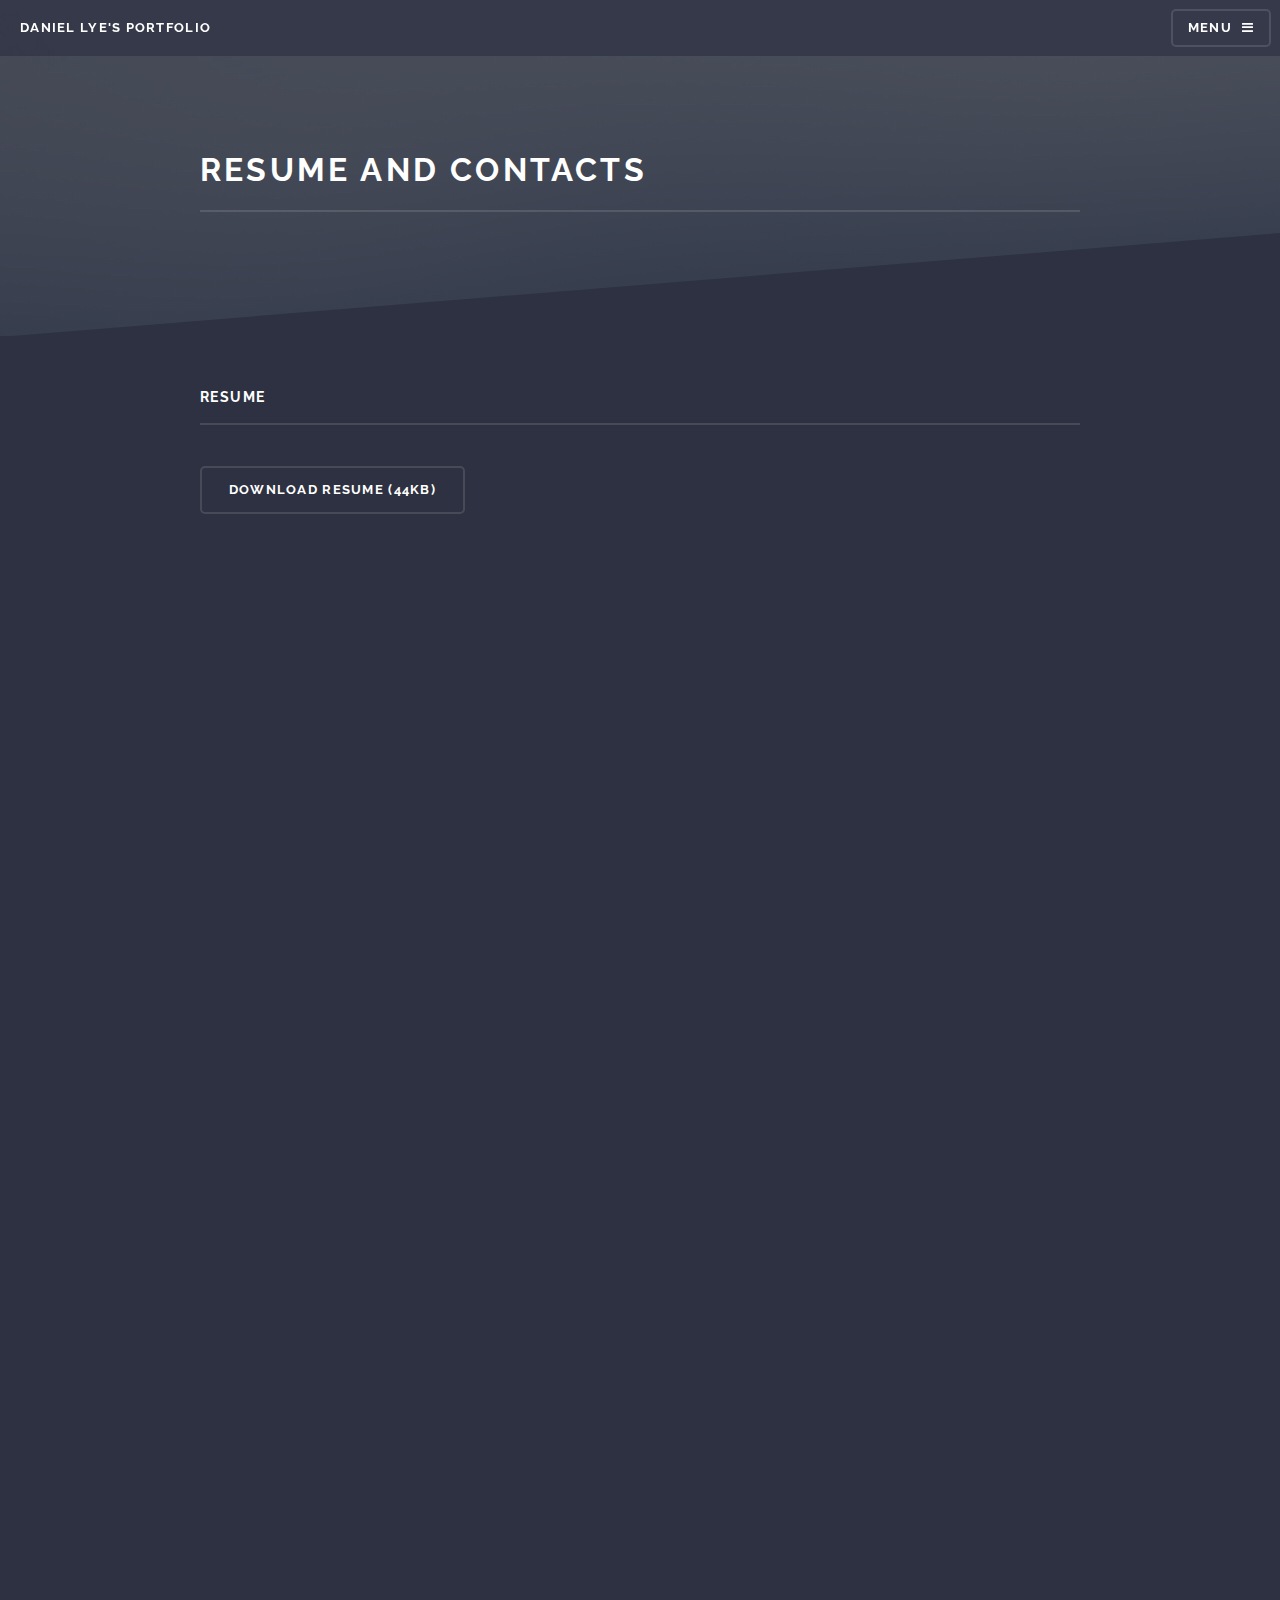
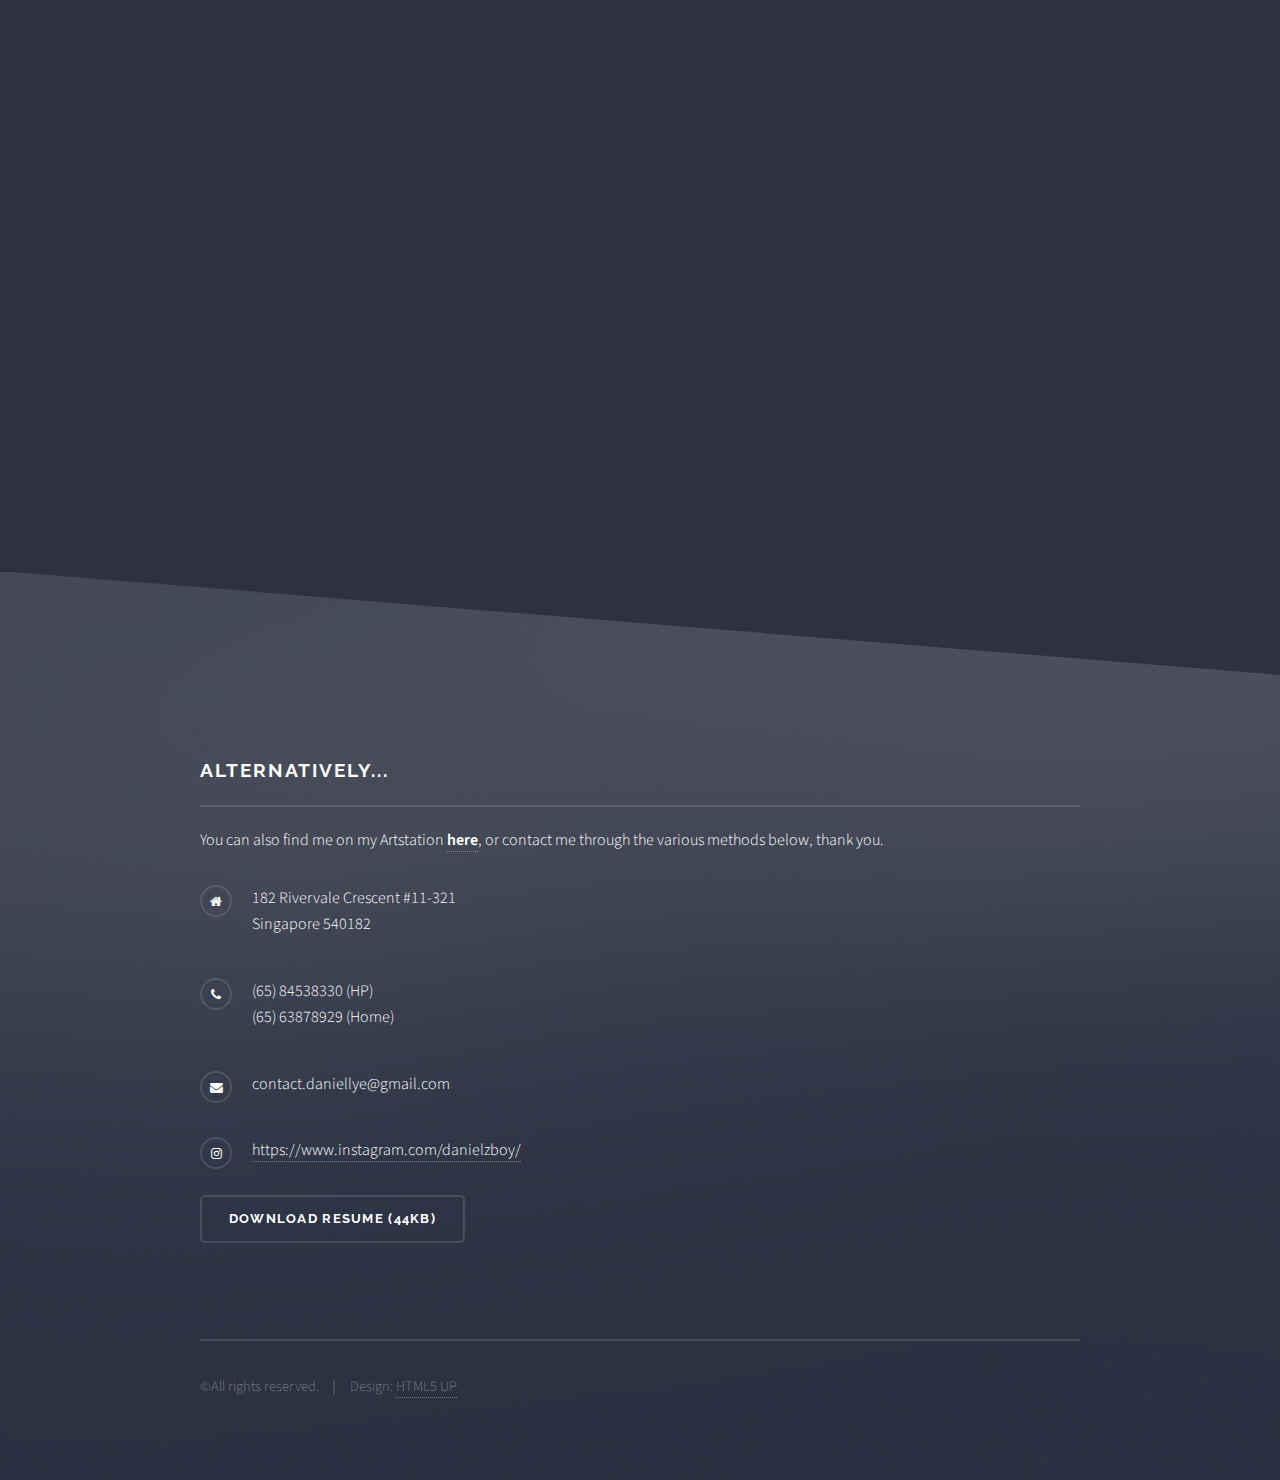
<file: resume.html>
<!DOCTYPE HTML>
<!--
	Solid State by HTML5 UP
	html5up.net | @ajlkn
	Free for personal and commercial use under the CCA 3.0 license (html5up.net/license)
-->
<html>
	<head>
		<title>Daniel Lye's Portfolio</title>
		<meta charset="utf-8" />
		<meta name="viewport" content="width=device-width, initial-scale=1, user-scalable=no" />
		<link rel="stylesheet" href="assets/css/main.css" />
		<noscript><link rel="stylesheet" href="assets/css/noscript.css" /></noscript>
	</head>
	<body class="is-preload">

		<!-- Page Wrapper -->
			<div id="page-wrapper">

				<!-- Header -->
					<header id="header">
						<h1><a href="index.html">Daniel Lye's Portfolio</a></h1>
						<nav>
							<a href="#menu">Menu</a>
						</nav>
					</header>

				<!-- Menu -->
					<nav id="menu">
						<div class="inner">
							<h2>Menu</h2>
							<ul class="links">
								<li><a href="index.html">Home</a></li>
								<li><a href="3dartworks.html">3D Artworks</a></li>
								<li><a href="2dartworks.html">2D Artworks</a></li>
								<li><a href="projects.html">Projects</a></li>
								<li><a href="resume.html">Resume and Contacts</a></li>
							</ul>
							<a href="#" class="close">Close</a>
						</div>
					</nav>

				<!-- Wrapper -->
					<section id="wrapper">
						<header>
							<div class="inner">
								<h2>Resume and Contacts</h2>
								<!-- <p>A collection of various 2D Artworks</p>-->
							</div>
						</header>

						<!-- Content -->
							<div class="wrapper">
								<div class="inner">
									
									<h3 class="major">Resume</h3><br>
									 <ul class="actions">
									<li><a href="https://docs.google.com/document/d/1Lgemaaob_5Ak3wmU8k2s8a_-NxFmBxvCVGuhxPgy8Go/export?format=pdf" class="button">Download Resume (44KB)</a></li>
									</ul>
									<center><iframe src="https://docs.google.com/document/d/e/2PACX-1vTJGtqAvQsM4fSATfdEyvHvK5Dit5YzAAsfk7rKsN-vBrCyLUkcfRIdH4X8KopBbIJoPHLlR3vdQsU5/pub?embedded=true" width="710" height="1600"></iframe></center>

									

									<!-- <p>Morbi mattis mi consectetur tortor elementum, varius pellentesque velit convallis. Aenean tincidunt lectus auctor mauris maximus, ac scelerisque ipsum tempor. Duis vulputate ex et ex tincidunt, quis lacinia velit aliquet. Duis non efficitur nisi, id malesuada justo. Maecenas sagittis felis ac sagittis semper. Curabitur purus leo donec vel dolor at arcu tincidunt bibendum. Interdum et malesuada fames ac ante ipsum primis in faucibus. Fusce ut aliquet justo. Donec id neque ipsum. Integer eget ultricies odio. Nam vel ex a orci fringilla tincidunt. Aliquam eleifend ligula non velit accumsan cursus. Etiam ut gravida sapien.</p>

									<p>Vestibulum ultrices risus velit, sit amet blandit massa auctor sit amet. Sed eu lectus sem. Phasellus in odio at ipsum porttitor mollis id vel diam. Praesent sit amet posuere risus, eu faucibus lectus. Vivamus ex ligula, tempus pulvinar ipsum in, auctor porta quam. Proin nec commodo, vel scelerisque nisi scelerisque. Suspendisse id quam vel tortor tincidunt suscipit. Nullam auctor orci eu dolor consectetur, interdum ullamcorper ante tincidunt. Mauris felis nec felis elementum varius.</p>

									<h3 class="major">Vitae phasellus</h3>
									<p>Cras mattis ante fermentum, malesuada neque vitae, eleifend erat. Phasellus non pulvinar erat. Fusce tincidunt, nisl eget mattis egestas, purus ipsum consequat orci, sit amet lobortis lorem lacus in tellus. Sed ac elementum arcu. Quisque placerat auctor laoreet.</p>

									<section class="features">
										<article>
											<a href="#" class="image"><img src="images/pic04.jpg" alt="" /></a>
											<h3 class="major">Sed feugiat lorem</h3>
											<p>Lorem ipsum dolor sit amet, consectetur adipiscing vehicula id nulla dignissim dapibus ultrices.</p>
											<a href="#" class="special">Learn more</a>
										</article>
										<article>
											<a href="#" class="image"><img src="images/pic05.jpg" alt="" /></a>
											<h3 class="major">Nisl placerat</h3>
											<p>Lorem ipsum dolor sit amet, consectetur adipiscing vehicula id nulla dignissim dapibus ultrices.</p>
											<a href="#" class="special">Learn more</a>
										</article>
									</section> -->

								</div>
							</div>

					</section>

				<!-- Footer -->
					<section id="footer">
						<div class="inner">
							<h2 class="major">Alternatively...</h2>
							<p>You can also find me on my Artstation <strong><a href="https://www.artstation.com/daniellye">here</a></strong>, or contact me through the various methods below, thank you.</p>

							<ul class="contact">
								<li class="fa-home">
								182 Rivervale Crescent #11-321<br />
								Singapore 540182</li>
								<li class="fa-phone">(65) 84538330 (HP)<br />(65) 63878929 (Home)</li>
								<li class="fa-envelope"><!-- <a href="#"></a> -->contact.daniellye@gmail.com</li>
								<!-- <li class="fa-twitter"><a href="#">twitter.com/untitled-tld</a></li>
								<li class="fa-facebook"><a href="#">facebook.com/untitled-tld</a></li> -->
								<li class="fa-instagram"><a href="https://www.instagram.com/danielzboy/">https://www.instagram.com/danielzboy/</a></li>
							</ul>
							
							 <ul class="actions">
								<li><a href="https://drive.google.com/uc?export=download&id=1M3SwBM7PlS9I2snrrU_42N8P5mISqZSB" class="button">Download Resume (44KB)</a></li>
							</ul>

								<!-- <div class="fields">
									<div class="field">
										<label for="name">Name</label>
										<input type="text" name="name" id="name" />
									</div>
									<div class="field">
										<label for="email">Email</label>
										<input type="email" name="email" id="email" />
									</div>
									<div class="field">
										<label for="message">Message</label>
										<textarea name="message" id="message" rows="4"></textarea>
									</div>
								</div>
								<ul class="actions">
									<li><input type="submit" value="Download Resume"/></li>
								</ul> -->

							<ul class="copyright">
								<li>&copy;All rights reserved.</li><li>Design: <a href="http://html5up.net">HTML5 UP</a></li>
							</ul>

						</div>
					</section>

			</div>

		<!-- Scripts -->
			<script src="assets/js/jquery.min.js"></script>
			<script src="assets/js/jquery.scrollex.min.js"></script>
			<script src="assets/js/browser.min.js"></script>
			<script src="assets/js/breakpoints.min.js"></script>
			<script src="assets/js/util.js"></script>
			<script src="assets/js/main.js"></script>

	</body>
</html>
</file>
<file: assets/css/noscript.css>
/*
	Solid State by HTML5 UP
	html5up.net | @ajlkn
	Free for personal and commercial use under the CCA 3.0 license (html5up.net/license)
*/

/* Banner */

	body.is-preload #banner .logo {
		-moz-transform: none;
		-webkit-transform: none;
		-ms-transform: none;
		transform: none;
		opacity: 1;
	}

	body.is-preload #banner h2 {
		opacity: 1;
		-moz-transform: none;
		-webkit-transform: none;
		-ms-transform: none;
		transform: none;
		-moz-filter: none;
		-webkit-filter: none;
		-ms-filter: none;
		filter: none;
	}

	body.is-preload #banner p {
		opacity: 01;
		-moz-transform: none;
		-webkit-transform: none;
		-ms-transform: none;
		transform: none;
		-moz-filter: none;
		-webkit-filter: none;
		-ms-filter: none;
		filter: none;
	}
</file>
<file: assets/css/main.css>
@import url(font-awesome.min.css);
@import url("https://fonts.googleapis.com/css?family=Raleway:200,700|Source+Sans+Pro:300,600,300italic,600italic");

/*
	Solid State by HTML5 UP
	html5up.net | @ajlkn
	Free for personal and commercial use under the CCA 3.0 license (html5up.net/license)
*/

html, body, div, span, applet, object,
iframe, h1, h2, h3, h4, h5, h6, p, blockquote,
pre, a, abbr, acronym, address, big, cite,
code, del, dfn, em, img, ins, kbd, q, s, samp,
small, strike, strong, sub, sup, tt, var, b,
u, i, center, dl, dt, dd, ol, ul, li, fieldset,
form, label, legend, table, caption, tbody,
tfoot, thead, tr, th, td, article, aside,
canvas, details, embed, figure, figcaption,
footer, header, hgroup, menu, nav, output, ruby,
section, summary, time, mark, audio, video {
	margin: 0;
	padding: 0;
	border: 0;
	font-size: 100%;
	font: inherit;
	vertical-align: baseline;}

article, aside, details, figcaption, figure,
footer, header, hgroup, menu, nav, section {
	display: block;}

body {
	line-height: 1;
}

ol, ul {
	list-style: none;
}

blockquote, q {
	quotes: none;
}

	blockquote:before, blockquote:after, q:before, q:after {
		content: '';
		content: none;
	}

table {
	border-collapse: collapse;
	border-spacing: 0;
}

body {
	-webkit-text-size-adjust: none;
}

mark {
	background-color: transparent;
	color: inherit;
}

input::-moz-focus-inner {
	border: 0;
	padding: 0;
}

input, select, textarea {
	-moz-appearance: none;
	-webkit-appearance: none;
	-ms-appearance: none;
	appearance: none;
}

/* Basic */

	@-ms-viewport {
		width: device-width;
	}

	body {
		-ms-overflow-style: scrollbar;
	}

	@media screen and (max-width: 480px) {

		html, body {
			min-width: 320px;
		}

	}

	html {
		box-sizing: border-box;
	}

	*, *:before, *:after {
		box-sizing: inherit;
	}

	body {
		background-color: #2e3141;
		background-image: linear-gradient(to top, rgba(46, 49, 65, 0.8), rgba(46, 49, 65, 0.8)), url("../../images/bg.jpg");
		background-size: auto, cover;
		background-attachment: fixed, fixed;
		background-position: center, center;
	}

		body.is-preload *, body.is-preload *:before, body.is-preload *:after {
			-moz-animation: none !important;
			-webkit-animation: none !important;
			-ms-animation: none !important;
			animation: none !important;
			-moz-transition: none !important;
			-webkit-transition: none !important;
			-ms-transition: none !important;
			transition: none !important;
		}

/* Type */

	body, input, select, textarea {
		color: #ffffff;
		font-family: "Source Sans Pro", Helvetica, sans-serif;
		font-size: 16.5pt;
		font-weight: 300;
		line-height: 1.65;
	}

		@media screen and (max-width: 1680px) {

			body, input, select, textarea {
				font-size: 13pt;
			}

		}

		@media screen and (max-width: 1280px) {

			body, input, select, textarea {
				font-size: 12pt;
			}

		}

		@media screen and (max-width: 980px) {

			body, input, select, textarea {
				font-size: 12pt;
			}

		}

		@media screen and (max-width: 736px) {

			body, input, select, textarea {
				font-size: 12pt;
			}

		}

		@media screen and (max-width: 480px) {

			body, input, select, textarea {
				font-size: 12pt;
			}

		}

	a {
		-moz-transition: color 0.2s ease-in-out, border-bottom-color 0.2s ease-in-out;
		-webkit-transition: color 0.2s ease-in-out, border-bottom-color 0.2s ease-in-out;
		-ms-transition: color 0.2s ease-in-out, border-bottom-color 0.2s ease-in-out;
		transition: color 0.2s ease-in-out, border-bottom-color 0.2s ease-in-out;
		border-bottom: dotted 1px rgba(255, 255, 255, 0.35);
		color: #ffffff;
		text-decoration: none;
	}

		a:hover {
			border-bottom-color: transparent;
			color: #ffffff !important;
		}

		a.special:not(.button) {
			text-decoration: none;
			border-bottom: 0;
			display: block;
			font-family: Raleway, Helvetica, sans-serif;
			font-size: 0.8em;
			font-weight: 700;
			letter-spacing: 0.1em;
			margin: 0 0 2em 0;
			text-transform: uppercase;
		}

			a.special:not(.button):before {
				-moz-osx-font-smoothing: grayscale;
				-webkit-font-smoothing: antialiased;
				font-family: FontAwesome;
				font-style: normal;
				font-weight: normal;
				text-transform: none !important;
			}

			a.special:not(.button):before {
				-moz-transition: background-color 0.2s ease-in-out;
				-webkit-transition: background-color 0.2s ease-in-out;
				-ms-transition: background-color 0.2s ease-in-out;
				transition: background-color 0.2s ease-in-out;
				border-radius: 100%;
				border: solid 2px rgba(255, 255, 255, 0.125);
				content: '\f105';
				display: inline-block;
				font-size: 1.25em;
				height: 2em;
				line-height: 1.65em;
				margin-right: 0.85em;
				text-align: center;
				text-indent: 0.15em;
				vertical-align: middle;
				width: 2em;
			}

			a.special:not(.button):hover:before {
				background-color: rgba(255, 255, 255, 0.025);
			}

			a.special:not(.button):active:before {
				background-color: rgba(255, 255, 255, 0.075);
			}

	strong, b {
		color: #ffffff;
		font-weight: 600;
	}

	em, i {
		font-style: italic;
	}

	p {
		margin: 0 0 2em 0;
	}

	h1, h2, h3, h4, h5, h6 {
		color: #ffffff;
		font-family: Raleway, Helvetica, sans-serif;
		font-weight: 700;
		letter-spacing: 0.1em;
		margin: 0 0 1em 0;
		text-transform: uppercase;
	}

		h1 a, h2 a, h3 a, h4 a, h5 a, h6 a {
			color: inherit;
			text-decoration: none;
			border-bottom: 0;
		}

		h1 span, h2 span, h3 span, h4 span, h5 span, h6 span {
			font-weight: 200;
		}

		h1.major, h2.major, h3.major, h4.major, h5.major, h6.major {
			padding-bottom: 1em;
			border-bottom: solid 2px rgba(255, 255, 255, 0.125);
		}

	h2 {
		font-size: 1.2em;
	}

	h3 {
		font-size: 0.9em;
	}

	h4 {
		font-size: 0.7em;
	}

	h5 {
		font-size: 0.7em;
	}

	h6 {
		font-size: 0.7em;
	}

	@media screen and (max-width: 736px) {

		h2 {
			font-size: 1em;
		}

		h3 {
			font-size: 0.8em;
		}

	}

	sub {
		font-size: 0.8em;
		position: relative;
		top: 0.5em;
	}

	sup {
		font-size: 0.8em;
		position: relative;
		top: -0.5em;
	}

	blockquote {
		border-left: solid 4px rgba(255, 255, 255, 0.125);
		font-style: italic;
		margin: 0 0 2em 0;
		padding: 0.5em 0 0.5em 2em;
	}

	code {
		background: rgba(255, 255, 255, 0.025);
		border-radius: 5px;
		border: solid 2px rgba(255, 255, 255, 0.125);
		font-family: "Courier New", monospace;
		font-size: 0.9em;
		margin: 0 0.25em;
		padding: 0.25em 0.65em;
	}

	pre {
		-webkit-overflow-scrolling: touch;
		font-family: "Courier New", monospace;
		font-size: 0.9em;
		margin: 0 0 2em 0;
	}

		pre code {
			display: block;
			line-height: 1.75em;
			padding: 1em 1.5em;
			overflow-x: auto;
		}

	hr {
		border: 0;
		border-bottom: solid 2px rgba(255, 255, 255, 0.125);
		margin: 2.5em 0;
	}

		hr.major {
			margin: 4em 0;
		}

	.align-left {
		text-align: left;
	}

	.align-center {
		text-align: center;
	}

	.align-right {
		text-align: right;
	}

/* Row */

	.row {
		display: flex;
		flex-wrap: wrap;
		box-sizing: border-box;
		align-items: stretch;
	}

		.row > * {
			box-sizing: border-box;
		}

		.row.gtr-uniform > * > :last-child {
			margin-bottom: 0;
		}

		.row.aln-left {
			justify-content: flex-start;
		}

		.row.aln-center {
			justify-content: center;
		}

		.row.aln-right {
			justify-content: flex-end;
		}

		.row.aln-top {
			align-items: flex-start;
		}

		.row.aln-middle {
			align-items: center;
		}

		.row.aln-bottom {
			align-items: flex-end;
		}

		.row > .imp {
			order: -1;
		}

		.row > .col-1 {
			width: 8.3333333333%;
		}

		.row > .off-1 {
			margin-left: 8.3333333333%;
		}

		.row > .col-2 {
			width: 16.6666666667%;
		}

		.row > .off-2 {
			margin-left: 16.6666666667%;
		}

		.row > .col-3 {
			width: 25%;
		}

		.row > .off-3 {
			margin-left: 25%;
		}

		.row > .col-4 {
			width: 33.3333333333%;
		}

		.row > .off-4 {
			margin-left: 33.3333333333%;
		}

		.row > .col-5 {
			width: 41.6666666667%;
		}

		.row > .off-5 {
			margin-left: 41.6666666667%;
		}

		.row > .col-6 {
			width: 50%;
		}

		.row > .off-6 {
			margin-left: 50%;
		}

		.row > .col-7 {
			width: 58.3333333333%;
		}

		.row > .off-7 {
			margin-left: 58.3333333333%;
		}

		.row > .col-8 {
			width: 66.6666666667%;
		}

		.row > .off-8 {
			margin-left: 66.6666666667%;
		}

		.row > .col-9 {
			width: 75%;
		}

		.row > .off-9 {
			margin-left: 75%;
		}

		.row > .col-10 {
			width: 83.3333333333%;
		}

		.row > .off-10 {
			margin-left: 83.3333333333%;
		}

		.row > .col-11 {
			width: 91.6666666667%;
		}

		.row > .off-11 {
			margin-left: 91.6666666667%;
		}

		.row > .col-12 {
			width: 100%;
		}

		.row > .off-12 {
			margin-left: 100%;
		}

		.row.gtr-0 {
			margin-top: 0;
			margin-left: 0em;
		}

			.row.gtr-0 > * {
				padding: 0 0 0 0em;
			}

			.row.gtr-0.gtr-uniform {
				margin-top: 0em;
			}

				.row.gtr-0.gtr-uniform > * {
					padding-top: 0em;
				}

		.row.gtr-25 {
			margin-top: 0;
			margin-left: -0.4375em;
		}

			.row.gtr-25 > * {
				padding: 0 0 0 0.4375em;
			}

			.row.gtr-25.gtr-uniform {
				margin-top: -0.4375em;
			}

				.row.gtr-25.gtr-uniform > * {
					padding-top: 0.4375em;
				}

		.row.gtr-50 {
			margin-top: 0;
			margin-left: -0.875em;
		}

			.row.gtr-50 > * {
				padding: 0 0 0 0.875em;
			}

			.row.gtr-50.gtr-uniform {
				margin-top: -0.875em;
			}

				.row.gtr-50.gtr-uniform > * {
					padding-top: 0.875em;
				}

		.row {
			margin-top: 0;
			margin-left: -1.75em;
		}

			.row > * {
				padding: 0 0 0 1.75em;
			}

			.row.gtr-uniform {
				margin-top: -1.75em;
			}

				.row.gtr-uniform > * {
					padding-top: 1.75em;
				}

		.row.gtr-150 {
			margin-top: 0;
			margin-left: -2.625em;
		}

			.row.gtr-150 > * {
				padding: 0 0 0 2.625em;
			}

			.row.gtr-150.gtr-uniform {
				margin-top: -2.625em;
			}

				.row.gtr-150.gtr-uniform > * {
					padding-top: 2.625em;
				}

		.row.gtr-200 {
			margin-top: 0;
			margin-left: -3.5em;
		}

			.row.gtr-200 > * {
				padding: 0 0 0 3.5em;
			}

			.row.gtr-200.gtr-uniform {
				margin-top: -3.5em;
			}

				.row.gtr-200.gtr-uniform > * {
					padding-top: 3.5em;
				}

		@media screen and (max-width: 1680px) {

			.row {
				display: flex;
				flex-wrap: wrap;
				box-sizing: border-box;
				align-items: stretch;
			}

				.row > * {
					box-sizing: border-box;
				}

				.row.gtr-uniform > * > :last-child {
					margin-bottom: 0;
				}

				.row.aln-left {
					justify-content: flex-start;
				}

				.row.aln-center {
					justify-content: center;
				}

				.row.aln-right {
					justify-content: flex-end;
				}

				.row.aln-top {
					align-items: flex-start;
				}

				.row.aln-middle {
					align-items: center;
				}

				.row.aln-bottom {
					align-items: flex-end;
				}

				.row > .imp-xlarge {
					order: -1;
				}

				.row > .col-1-xlarge {
					width: 8.3333333333%;
				}

				.row > .off-1-xlarge {
					margin-left: 8.3333333333%;
				}

				.row > .col-2-xlarge {
					width: 16.6666666667%;
				}

				.row > .off-2-xlarge {
					margin-left: 16.6666666667%;
				}

				.row > .col-3-xlarge {
					width: 25%;
				}

				.row > .off-3-xlarge {
					margin-left: 25%;
				}

				.row > .col-4-xlarge {
					width: 33.3333333333%;
				}

				.row > .off-4-xlarge {
					margin-left: 33.3333333333%;
				}

				.row > .col-5-xlarge {
					width: 41.6666666667%;
				}

				.row > .off-5-xlarge {
					margin-left: 41.6666666667%;
				}

				.row > .col-6-xlarge {
					width: 50%;
				}

				.row > .off-6-xlarge {
					margin-left: 50%;
				}

				.row > .col-7-xlarge {
					width: 58.3333333333%;
				}

				.row > .off-7-xlarge {
					margin-left: 58.3333333333%;
				}

				.row > .col-8-xlarge {
					width: 66.6666666667%;
				}

				.row > .off-8-xlarge {
					margin-left: 66.6666666667%;
				}

				.row > .col-9-xlarge {
					width: 75%;
				}

				.row > .off-9-xlarge {
					margin-left: 75%;
				}

				.row > .col-10-xlarge {
					width: 83.3333333333%;
				}

				.row > .off-10-xlarge {
					margin-left: 83.3333333333%;
				}

				.row > .col-11-xlarge {
					width: 91.6666666667%;
				}

				.row > .off-11-xlarge {
					margin-left: 91.6666666667%;
				}

				.row > .col-12-xlarge {
					width: 100%;
				}

				.row > .off-12-xlarge {
					margin-left: 100%;
				}

				.row.gtr-0 {
					margin-top: 0;
					margin-left: 0em;
				}

					.row.gtr-0 > * {
						padding: 0 0 0 0em;
					}

					.row.gtr-0.gtr-uniform {
						margin-top: 0em;
					}

						.row.gtr-0.gtr-uniform > * {
							padding-top: 0em;
						}

				.row.gtr-25 {
					margin-top: 0;
					margin-left: -0.4375em;
				}

					.row.gtr-25 > * {
						padding: 0 0 0 0.4375em;
					}

					.row.gtr-25.gtr-uniform {
						margin-top: -0.4375em;
					}

						.row.gtr-25.gtr-uniform > * {
							padding-top: 0.4375em;
						}

				.row.gtr-50 {
					margin-top: 0;
					margin-left: -0.875em;
				}

					.row.gtr-50 > * {
						padding: 0 0 0 0.875em;
					}

					.row.gtr-50.gtr-uniform {
						margin-top: -0.875em;
					}

						.row.gtr-50.gtr-uniform > * {
							padding-top: 0.875em;
						}

				.row {
					margin-top: 0;
					margin-left: -1.75em;
				}

					.row > * {
						padding: 0 0 0 1.75em;
					}

					.row.gtr-uniform {
						margin-top: -1.75em;
					}

						.row.gtr-uniform > * {
							padding-top: 1.75em;
						}

				.row.gtr-150 {
					margin-top: 0;
					margin-left: -2.625em;
				}

					.row.gtr-150 > * {
						padding: 0 0 0 2.625em;
					}

					.row.gtr-150.gtr-uniform {
						margin-top: -2.625em;
					}

						.row.gtr-150.gtr-uniform > * {
							padding-top: 2.625em;
						}

				.row.gtr-200 {
					margin-top: 0;
					margin-left: -3.5em;
				}

					.row.gtr-200 > * {
						padding: 0 0 0 3.5em;
					}

					.row.gtr-200.gtr-uniform {
						margin-top: -3.5em;
					}

						.row.gtr-200.gtr-uniform > * {
							padding-top: 3.5em;
						}

		}

		@media screen and (max-width: 1280px) {

			.row {
				display: flex;
				flex-wrap: wrap;
				box-sizing: border-box;
				align-items: stretch;
			}

				.row > * {
					box-sizing: border-box;
				}

				.row.gtr-uniform > * > :last-child {
					margin-bottom: 0;
				}

				.row.aln-left {
					justify-content: flex-start;
				}

				.row.aln-center {
					justify-content: center;
				}

				.row.aln-right {
					justify-content: flex-end;
				}

				.row.aln-top {
					align-items: flex-start;
				}

				.row.aln-middle {
					align-items: center;
				}

				.row.aln-bottom {
					align-items: flex-end;
				}

				.row > .imp-large {
					order: -1;
				}

				.row > .col-1-large {
					width: 8.3333333333%;
				}

				.row > .off-1-large {
					margin-left: 8.3333333333%;
				}

				.row > .col-2-large {
					width: 16.6666666667%;
				}

				.row > .off-2-large {
					margin-left: 16.6666666667%;
				}

				.row > .col-3-large {
					width: 25%;
				}

				.row > .off-3-large {
					margin-left: 25%;
				}

				.row > .col-4-large {
					width: 33.3333333333%;
				}

				.row > .off-4-large {
					margin-left: 33.3333333333%;
				}

				.row > .col-5-large {
					width: 41.6666666667%;
				}

				.row > .off-5-large {
					margin-left: 41.6666666667%;
				}

				.row > .col-6-large {
					width: 50%;
				}

				.row > .off-6-large {
					margin-left: 50%;
				}

				.row > .col-7-large {
					width: 58.3333333333%;
				}

				.row > .off-7-large {
					margin-left: 58.3333333333%;
				}

				.row > .col-8-large {
					width: 66.6666666667%;
				}

				.row > .off-8-large {
					margin-left: 66.6666666667%;
				}

				.row > .col-9-large {
					width: 75%;
				}

				.row > .off-9-large {
					margin-left: 75%;
				}

				.row > .col-10-large {
					width: 83.3333333333%;
				}

				.row > .off-10-large {
					margin-left: 83.3333333333%;
				}

				.row > .col-11-large {
					width: 91.6666666667%;
				}

				.row > .off-11-large {
					margin-left: 91.6666666667%;
				}

				.row > .col-12-large {
					width: 100%;
				}

				.row > .off-12-large {
					margin-left: 100%;
				}

				.row.gtr-0 {
					margin-top: 0;
					margin-left: 0em;
				}

					.row.gtr-0 > * {
						padding: 0 0 0 0em;
					}

					.row.gtr-0.gtr-uniform {
						margin-top: 0em;
					}

						.row.gtr-0.gtr-uniform > * {
							padding-top: 0em;
						}

				.row.gtr-25 {
					margin-top: 0;
					margin-left: -0.4375em;
				}

					.row.gtr-25 > * {
						padding: 0 0 0 0.4375em;
					}

					.row.gtr-25.gtr-uniform {
						margin-top: -0.4375em;
					}

						.row.gtr-25.gtr-uniform > * {
							padding-top: 0.4375em;
						}

				.row.gtr-50 {
					margin-top: 0;
					margin-left: -0.875em;
				}

					.row.gtr-50 > * {
						padding: 0 0 0 0.875em;
					}

					.row.gtr-50.gtr-uniform {
						margin-top: -0.875em;
					}

						.row.gtr-50.gtr-uniform > * {
							padding-top: 0.875em;
						}

				.row {
					margin-top: 0;
					margin-left: -1.75em;
				}

					.row > * {
						padding: 0 0 0 1.75em;
					}

					.row.gtr-uniform {
						margin-top: -1.75em;
					}

						.row.gtr-uniform > * {
							padding-top: 1.75em;
						}

				.row.gtr-150 {
					margin-top: 0;
					margin-left: -2.625em;
				}

					.row.gtr-150 > * {
						padding: 0 0 0 2.625em;
					}

					.row.gtr-150.gtr-uniform {
						margin-top: -2.625em;
					}

						.row.gtr-150.gtr-uniform > * {
							padding-top: 2.625em;
						}

				.row.gtr-200 {
					margin-top: 0;
					margin-left: -3.5em;
				}

					.row.gtr-200 > * {
						padding: 0 0 0 3.5em;
					}

					.row.gtr-200.gtr-uniform {
						margin-top: -3.5em;
					}

						.row.gtr-200.gtr-uniform > * {
							padding-top: 3.5em;
						}

		}

		@media screen and (max-width: 980px) {

			.row {
				display: flex;
				flex-wrap: wrap;
				box-sizing: border-box;
				align-items: stretch;
			}

				.row > * {
					box-sizing: border-box;
				}

				.row.gtr-uniform > * > :last-child {
					margin-bottom: 0;
				}

				.row.aln-left {
					justify-content: flex-start;
				}

				.row.aln-center {
					justify-content: center;
				}

				.row.aln-right {
					justify-content: flex-end;
				}

				.row.aln-top {
					align-items: flex-start;
				}

				.row.aln-middle {
					align-items: center;
				}

				.row.aln-bottom {
					align-items: flex-end;
				}

				.row > .imp-medium {
					order: -1;
				}

				.row > .col-1-medium {
					width: 8.3333333333%;
				}

				.row > .off-1-medium {
					margin-left: 8.3333333333%;
				}

				.row > .col-2-medium {
					width: 16.6666666667%;
				}

				.row > .off-2-medium {
					margin-left: 16.6666666667%;
				}

				.row > .col-3-medium {
					width: 25%;
				}

				.row > .off-3-medium {
					margin-left: 25%;
				}

				.row > .col-4-medium {
					width: 33.3333333333%;
				}

				.row > .off-4-medium {
					margin-left: 33.3333333333%;
				}

				.row > .col-5-medium {
					width: 41.6666666667%;
				}

				.row > .off-5-medium {
					margin-left: 41.6666666667%;
				}

				.row > .col-6-medium {
					width: 50%;
				}

				.row > .off-6-medium {
					margin-left: 50%;
				}

				.row > .col-7-medium {
					width: 58.3333333333%;
				}

				.row > .off-7-medium {
					margin-left: 58.3333333333%;
				}

				.row > .col-8-medium {
					width: 66.6666666667%;
				}

				.row > .off-8-medium {
					margin-left: 66.6666666667%;
				}

				.row > .col-9-medium {
					width: 75%;
				}

				.row > .off-9-medium {
					margin-left: 75%;
				}

				.row > .col-10-medium {
					width: 83.3333333333%;
				}

				.row > .off-10-medium {
					margin-left: 83.3333333333%;
				}

				.row > .col-11-medium {
					width: 91.6666666667%;
				}

				.row > .off-11-medium {
					margin-left: 91.6666666667%;
				}

				.row > .col-12-medium {
					width: 100%;
				}

				.row > .off-12-medium {
					margin-left: 100%;
				}

				.row.gtr-0 {
					margin-top: 0;
					margin-left: 0em;
				}

					.row.gtr-0 > * {
						padding: 0 0 0 0em;
					}

					.row.gtr-0.gtr-uniform {
						margin-top: 0em;
					}

						.row.gtr-0.gtr-uniform > * {
							padding-top: 0em;
						}

				.row.gtr-25 {
					margin-top: 0;
					margin-left: -0.4375em;
				}

					.row.gtr-25 > * {
						padding: 0 0 0 0.4375em;
					}

					.row.gtr-25.gtr-uniform {
						margin-top: -0.4375em;
					}

						.row.gtr-25.gtr-uniform > * {
							padding-top: 0.4375em;
						}

				.row.gtr-50 {
					margin-top: 0;
					margin-left: -0.875em;
				}

					.row.gtr-50 > * {
						padding: 0 0 0 0.875em;
					}

					.row.gtr-50.gtr-uniform {
						margin-top: -0.875em;
					}

						.row.gtr-50.gtr-uniform > * {
							padding-top: 0.875em;
						}

				.row {
					margin-top: 0;
					margin-left: -1.75em;
				}

					.row > * {
						padding: 0 0 0 1.75em;
					}

					.row.gtr-uniform {
						margin-top: -1.75em;
					}

						.row.gtr-uniform > * {
							padding-top: 1.75em;
						}

				.row.gtr-150 {
					margin-top: 0;
					margin-left: -2.625em;
				}

					.row.gtr-150 > * {
						padding: 0 0 0 2.625em;
					}

					.row.gtr-150.gtr-uniform {
						margin-top: -2.625em;
					}

						.row.gtr-150.gtr-uniform > * {
							padding-top: 2.625em;
						}

				.row.gtr-200 {
					margin-top: 0;
					margin-left: -3.5em;
				}

					.row.gtr-200 > * {
						padding: 0 0 0 3.5em;
					}

					.row.gtr-200.gtr-uniform {
						margin-top: -3.5em;
					}

						.row.gtr-200.gtr-uniform > * {
							padding-top: 3.5em;
						}

		}

		@media screen and (max-width: 736px) {

			.row {
				display: flex;
				flex-wrap: wrap;
				box-sizing: border-box;
				align-items: stretch;
			}

				.row > * {
					box-sizing: border-box;
				}

				.row.gtr-uniform > * > :last-child {
					margin-bottom: 0;
				}

				.row.aln-left {
					justify-content: flex-start;
				}

				.row.aln-center {
					justify-content: center;
				}

				.row.aln-right {
					justify-content: flex-end;
				}

				.row.aln-top {
					align-items: flex-start;
				}

				.row.aln-middle {
					align-items: center;
				}

				.row.aln-bottom {
					align-items: flex-end;
				}

				.row > .imp-small {
					order: -1;
				}

				.row > .col-1-small {
					width: 8.3333333333%;
				}

				.row > .off-1-small {
					margin-left: 8.3333333333%;
				}

				.row > .col-2-small {
					width: 16.6666666667%;
				}

				.row > .off-2-small {
					margin-left: 16.6666666667%;
				}

				.row > .col-3-small {
					width: 25%;
				}

				.row > .off-3-small {
					margin-left: 25%;
				}

				.row > .col-4-small {
					width: 33.3333333333%;
				}

				.row > .off-4-small {
					margin-left: 33.3333333333%;
				}

				.row > .col-5-small {
					width: 41.6666666667%;
				}

				.row > .off-5-small {
					margin-left: 41.6666666667%;
				}

				.row > .col-6-small {
					width: 50%;
				}

				.row > .off-6-small {
					margin-left: 50%;
				}

				.row > .col-7-small {
					width: 58.3333333333%;
				}

				.row > .off-7-small {
					margin-left: 58.3333333333%;
				}

				.row > .col-8-small {
					width: 66.6666666667%;
				}

				.row > .off-8-small {
					margin-left: 66.6666666667%;
				}

				.row > .col-9-small {
					width: 75%;
				}

				.row > .off-9-small {
					margin-left: 75%;
				}

				.row > .col-10-small {
					width: 83.3333333333%;
				}

				.row > .off-10-small {
					margin-left: 83.3333333333%;
				}

				.row > .col-11-small {
					width: 91.6666666667%;
				}

				.row > .off-11-small {
					margin-left: 91.6666666667%;
				}

				.row > .col-12-small {
					width: 100%;
				}

				.row > .off-12-small {
					margin-left: 100%;
				}

				.row.gtr-0 {
					margin-top: 0;
					margin-left: 0em;
				}

					.row.gtr-0 > * {
						padding: 0 0 0 0em;
					}

					.row.gtr-0.gtr-uniform {
						margin-top: 0em;
					}

						.row.gtr-0.gtr-uniform > * {
							padding-top: 0em;
						}

				.row.gtr-25 {
					margin-top: 0;
					margin-left: -0.3125em;
				}

					.row.gtr-25 > * {
						padding: 0 0 0 0.3125em;
					}

					.row.gtr-25.gtr-uniform {
						margin-top: -0.3125em;
					}

						.row.gtr-25.gtr-uniform > * {
							padding-top: 0.3125em;
						}

				.row.gtr-50 {
					margin-top: 0;
					margin-left: -0.625em;
				}

					.row.gtr-50 > * {
						padding: 0 0 0 0.625em;
					}

					.row.gtr-50.gtr-uniform {
						margin-top: -0.625em;
					}

						.row.gtr-50.gtr-uniform > * {
							padding-top: 0.625em;
						}

				.row {
					margin-top: 0;
					margin-left: -1.25em;
				}

					.row > * {
						padding: 0 0 0 1.25em;
					}

					.row.gtr-uniform {
						margin-top: -1.25em;
					}

						.row.gtr-uniform > * {
							padding-top: 1.25em;
						}

				.row.gtr-150 {
					margin-top: 0;
					margin-left: -1.875em;
				}

					.row.gtr-150 > * {
						padding: 0 0 0 1.875em;
					}

					.row.gtr-150.gtr-uniform {
						margin-top: -1.875em;
					}

						.row.gtr-150.gtr-uniform > * {
							padding-top: 1.875em;
						}

				.row.gtr-200 {
					margin-top: 0;
					margin-left: -2.5em;
				}

					.row.gtr-200 > * {
						padding: 0 0 0 2.5em;
					}

					.row.gtr-200.gtr-uniform {
						margin-top: -2.5em;
					}

						.row.gtr-200.gtr-uniform > * {
							padding-top: 2.5em;
						}

		}

		@media screen and (max-width: 480px) {

			.row {
				display: flex;
				flex-wrap: wrap;
				box-sizing: border-box;
				align-items: stretch;
			}

				.row > * {
					box-sizing: border-box;
				}

				.row.gtr-uniform > * > :last-child {
					margin-bottom: 0;
				}

				.row.aln-left {
					justify-content: flex-start;
				}

				.row.aln-center {
					justify-content: center;
				}

				.row.aln-right {
					justify-content: flex-end;
				}

				.row.aln-top {
					align-items: flex-start;
				}

				.row.aln-middle {
					align-items: center;
				}

				.row.aln-bottom {
					align-items: flex-end;
				}

				.row > .imp-xsmall {
					order: -1;
				}

				.row > .col-1-xsmall {
					width: 8.3333333333%;
				}

				.row > .off-1-xsmall {
					margin-left: 8.3333333333%;
				}

				.row > .col-2-xsmall {
					width: 16.6666666667%;
				}

				.row > .off-2-xsmall {
					margin-left: 16.6666666667%;
				}

				.row > .col-3-xsmall {
					width: 25%;
				}

				.row > .off-3-xsmall {
					margin-left: 25%;
				}

				.row > .col-4-xsmall {
					width: 33.3333333333%;
				}

				.row > .off-4-xsmall {
					margin-left: 33.3333333333%;
				}

				.row > .col-5-xsmall {
					width: 41.6666666667%;
				}

				.row > .off-5-xsmall {
					margin-left: 41.6666666667%;
				}

				.row > .col-6-xsmall {
					width: 50%;
				}

				.row > .off-6-xsmall {
					margin-left: 50%;
				}

				.row > .col-7-xsmall {
					width: 58.3333333333%;
				}

				.row > .off-7-xsmall {
					margin-left: 58.3333333333%;
				}

				.row > .col-8-xsmall {
					width: 66.6666666667%;
				}

				.row > .off-8-xsmall {
					margin-left: 66.6666666667%;
				}

				.row > .col-9-xsmall {
					width: 75%;
				}

				.row > .off-9-xsmall {
					margin-left: 75%;
				}

				.row > .col-10-xsmall {
					width: 83.3333333333%;
				}

				.row > .off-10-xsmall {
					margin-left: 83.3333333333%;
				}

				.row > .col-11-xsmall {
					width: 91.6666666667%;
				}

				.row > .off-11-xsmall {
					margin-left: 91.6666666667%;
				}

				.row > .col-12-xsmall {
					width: 100%;
				}

				.row > .off-12-xsmall {
					margin-left: 100%;
				}

				.row.gtr-0 {
					margin-top: 0;
					margin-left: 0em;
				}

					.row.gtr-0 > * {
						padding: 0 0 0 0em;
					}

					.row.gtr-0.gtr-uniform {
						margin-top: 0em;
					}

						.row.gtr-0.gtr-uniform > * {
							padding-top: 0em;
						}

				.row.gtr-25 {
					margin-top: 0;
					margin-left: -0.3125em;
				}

					.row.gtr-25 > * {
						padding: 0 0 0 0.3125em;
					}

					.row.gtr-25.gtr-uniform {
						margin-top: -0.3125em;
					}

						.row.gtr-25.gtr-uniform > * {
							padding-top: 0.3125em;
						}

				.row.gtr-50 {
					margin-top: 0;
					margin-left: -0.625em;
				}

					.row.gtr-50 > * {
						padding: 0 0 0 0.625em;
					}

					.row.gtr-50.gtr-uniform {
						margin-top: -0.625em;
					}

						.row.gtr-50.gtr-uniform > * {
							padding-top: 0.625em;
						}

				.row {
					margin-top: 0;
					margin-left: -1.25em;
				}

					.row > * {
						padding: 0 0 0 1.25em;
					}

					.row.gtr-uniform {
						margin-top: -1.25em;
					}

						.row.gtr-uniform > * {
							padding-top: 1.25em;
						}

				.row.gtr-150 {
					margin-top: 0;
					margin-left: -1.875em;
				}

					.row.gtr-150 > * {
						padding: 0 0 0 1.875em;
					}

					.row.gtr-150.gtr-uniform {
						margin-top: -1.875em;
					}

						.row.gtr-150.gtr-uniform > * {
							padding-top: 1.875em;
						}

				.row.gtr-200 {
					margin-top: 0;
					margin-left: -2.5em;
				}

					.row.gtr-200 > * {
						padding: 0 0 0 2.5em;
					}

					.row.gtr-200.gtr-uniform {
						margin-top: -2.5em;
					}

						.row.gtr-200.gtr-uniform > * {
							padding-top: 2.5em;
						}

		}

		@media screen and (max-width: 360px) {

			.row {
				display: flex;
				flex-wrap: wrap;
				box-sizing: border-box;
				align-items: stretch;
			}

				.row > * {
					box-sizing: border-box;
				}

				.row.gtr-uniform > * > :last-child {
					margin-bottom: 0;
				}

				.row.aln-left {
					justify-content: flex-start;
				}

				.row.aln-center {
					justify-content: center;
				}

				.row.aln-right {
					justify-content: flex-end;
				}

				.row.aln-top {
					align-items: flex-start;
				}

				.row.aln-middle {
					align-items: center;
				}

				.row.aln-bottom {
					align-items: flex-end;
				}

				.row > .imp-xxsmall {
					order: -1;
				}

				.row > .col-1-xxsmall {
					width: 8.3333333333%;
				}

				.row > .off-1-xxsmall {
					margin-left: 8.3333333333%;
				}

				.row > .col-2-xxsmall {
					width: 16.6666666667%;
				}

				.row > .off-2-xxsmall {
					margin-left: 16.6666666667%;
				}

				.row > .col-3-xxsmall {
					width: 25%;
				}

				.row > .off-3-xxsmall {
					margin-left: 25%;
				}

				.row > .col-4-xxsmall {
					width: 33.3333333333%;
				}

				.row > .off-4-xxsmall {
					margin-left: 33.3333333333%;
				}

				.row > .col-5-xxsmall {
					width: 41.6666666667%;
				}

				.row > .off-5-xxsmall {
					margin-left: 41.6666666667%;
				}

				.row > .col-6-xxsmall {
					width: 50%;
				}

				.row > .off-6-xxsmall {
					margin-left: 50%;
				}

				.row > .col-7-xxsmall {
					width: 58.3333333333%;
				}

				.row > .off-7-xxsmall {
					margin-left: 58.3333333333%;
				}

				.row > .col-8-xxsmall {
					width: 66.6666666667%;
				}

				.row > .off-8-xxsmall {
					margin-left: 66.6666666667%;
				}

				.row > .col-9-xxsmall {
					width: 75%;
				}

				.row > .off-9-xxsmall {
					margin-left: 75%;
				}

				.row > .col-10-xxsmall {
					width: 83.3333333333%;
				}

				.row > .off-10-xxsmall {
					margin-left: 83.3333333333%;
				}

				.row > .col-11-xxsmall {
					width: 91.6666666667%;
				}

				.row > .off-11-xxsmall {
					margin-left: 91.6666666667%;
				}

				.row > .col-12-xxsmall {
					width: 100%;
				}

				.row > .off-12-xxsmall {
					margin-left: 100%;
				}

				.row.gtr-0 {
					margin-top: 0;
					margin-left: 0em;
				}

					.row.gtr-0 > * {
						padding: 0 0 0 0em;
					}

					.row.gtr-0.gtr-uniform {
						margin-top: 0em;
					}

						.row.gtr-0.gtr-uniform > * {
							padding-top: 0em;
						}

				.row.gtr-25 {
					margin-top: 0;
					margin-left: -0.3125em;
				}

					.row.gtr-25 > * {
						padding: 0 0 0 0.3125em;
					}

					.row.gtr-25.gtr-uniform {
						margin-top: -0.3125em;
					}

						.row.gtr-25.gtr-uniform > * {
							padding-top: 0.3125em;
						}

				.row.gtr-50 {
					margin-top: 0;
					margin-left: -0.625em;
				}

					.row.gtr-50 > * {
						padding: 0 0 0 0.625em;
					}

					.row.gtr-50.gtr-uniform {
						margin-top: -0.625em;
					}

						.row.gtr-50.gtr-uniform > * {
							padding-top: 0.625em;
						}

				.row {
					margin-top: 0;
					margin-left: -1.25em;
				}

					.row > * {
						padding: 0 0 0 1.25em;
					}

					.row.gtr-uniform {
						margin-top: -1.25em;
					}

						.row.gtr-uniform > * {
							padding-top: 1.25em;
						}

				.row.gtr-150 {
					margin-top: 0;
					margin-left: -1.875em;
				}

					.row.gtr-150 > * {
						padding: 0 0 0 1.875em;
					}

					.row.gtr-150.gtr-uniform {
						margin-top: -1.875em;
					}

						.row.gtr-150.gtr-uniform > * {
							padding-top: 1.875em;
						}

				.row.gtr-200 {
					margin-top: 0;
					margin-left: -2.5em;
				}

					.row.gtr-200 > * {
						padding: 0 0 0 2.5em;
					}

					.row.gtr-200.gtr-uniform {
						margin-top: -2.5em;
					}

						.row.gtr-200.gtr-uniform > * {
							padding-top: 2.5em;
						}

		}

/* Section/Article */

	section.special, article.special {
		text-align: center;
	}

/* Form */

	form {
		margin: 0 0 2em 0;
	}

		form > :last-child {
			margin-bottom: 0;
		}

		form > .fields {
			display: -moz-flex;
			display: -webkit-flex;
			display: -ms-flex;
			display: flex;
			-moz-flex-wrap: wrap;
			-webkit-flex-wrap: wrap;
			-ms-flex-wrap: wrap;
			flex-wrap: wrap;
			width: calc(100% + 3em);
			margin: -1.5em 0 2em -1.5em;
		}

			form > .fields > .field {
				-moz-flex-grow: 0;
				-webkit-flex-grow: 0;
				-ms-flex-grow: 0;
				flex-grow: 0;
				-moz-flex-shrink: 0;
				-webkit-flex-shrink: 0;
				-ms-flex-shrink: 0;
				flex-shrink: 0;
				padding: 1.5em 0 0 1.5em;
				width: calc(100% - 1.5em);
			}

				form > .fields > .field.half {
					width: calc(50% - 0.75em);
				}

				form > .fields > .field.third {
					width: calc(100%/3 - 0.5em);
				}

				form > .fields > .field.quarter {
					width: calc(25% - 0.375em);
				}

		@media screen and (max-width: 480px) {

			form > .fields {
				width: calc(100% + 3em);
				margin: -1.5em 0 2em -1.5em;
			}

				form > .fields > .field {
					padding: 1.5em 0 0 1.5em;
					width: calc(100% - 1.5em);
				}

					form > .fields > .field.half {
						width: calc(100% - 1.5em);
					}

					form > .fields > .field.third {
						width: calc(100% - 1.5em);
					}

					form > .fields > .field.quarter {
						width: calc(100% - 1.5em);
					}

		}

	label {
		color: #ffffff;
		display: block;
		font-family: Raleway, Helvetica, sans-serif;
		font-size: 0.8em;
		font-weight: 700;
		letter-spacing: 0.1em;
		margin: 0 0 0.7em 0;
		text-transform: uppercase;
	}

	input[type="text"],
	input[type="password"],
	input[type="email"],
	input[type="tel"],
	select,
	textarea {
		-moz-appearance: none;
		-webkit-appearance: none;
		-ms-appearance: none;
		appearance: none;
		background: rgba(255, 255, 255, 0.025);
		border-radius: 5px;
		border: none;
		border: solid 2px rgba(255, 255, 255, 0.125);
		color: inherit;
		display: block;
		outline: 0;
		padding: 0 1em;
		text-decoration: none;
		width: 100%;
	}

		input[type="text"]:invalid,
		input[type="password"]:invalid,
		input[type="email"]:invalid,
		input[type="tel"]:invalid,
		select:invalid,
		textarea:invalid {
			box-shadow: none;
		}

		input[type="text"]:focus,
		input[type="password"]:focus,
		input[type="email"]:focus,
		input[type="tel"]:focus,
		select:focus,
		textarea:focus {
			border-color: #5b6ba6;
		}

	select {
		background-image: url("data:image/svg+xml;charset=utf8,%3Csvg xmlns='http://www.w3.org/2000/svg' width='40' height='40' preserveAspectRatio='none' viewBox='0 0 40 40'%3E%3Cpath d='M9.4,12.3l10.4,10.4l10.4-10.4c0.2-0.2,0.5-0.4,0.9-0.4c0.3,0,0.6,0.1,0.9,0.4l3.3,3.3c0.2,0.2,0.4,0.5,0.4,0.9 c0,0.4-0.1,0.6-0.4,0.9L20.7,31.9c-0.2,0.2-0.5,0.4-0.9,0.4c-0.3,0-0.6-0.1-0.9-0.4L4.3,17.3c-0.2-0.2-0.4-0.5-0.4-0.9 c0-0.4,0.1-0.6,0.4-0.9l3.3-3.3c0.2-0.2,0.5-0.4,0.9-0.4S9.1,12.1,9.4,12.3z' fill='rgba(255, 255, 255, 0.125)' /%3E%3C/svg%3E");
		background-size: 1.25rem;
		background-repeat: no-repeat;
		background-position: calc(100% - 1rem) center;
		height: 2.75em;
		padding-right: 2.75em;
		text-overflow: ellipsis;
	}

		select option {
			color: #ffffff;
			background: #2e3141;
		}

		select:focus::-ms-value {
			background-color: transparent;
		}

		select::-ms-expand {
			display: none;
		}

	input[type="text"],
	input[type="password"],
	input[type="email"],
	select {
		height: 2.75em;
	}

	textarea {
		padding: 0.75em 1em;
	}

	input[type="checkbox"],
	input[type="radio"] {
		-moz-appearance: none;
		-webkit-appearance: none;
		-ms-appearance: none;
		appearance: none;
		display: block;
		float: left;
		margin-right: -2em;
		opacity: 0;
		width: 1em;
		z-index: -1;
	}

		input[type="checkbox"] + label,
		input[type="radio"] + label {
			text-decoration: none;
			color: #ffffff;
			cursor: pointer;
			display: inline-block;
			font-size: 1em;
			font-family: "Source Sans Pro", Helvetica, sans-serif;
			text-transform: none;
			letter-spacing: 0;
			font-weight: 300;
			padding-left: 2.4em;
			padding-right: 0.75em;
			position: relative;
		}

			input[type="checkbox"] + label:before,
			input[type="radio"] + label:before {
				-moz-osx-font-smoothing: grayscale;
				-webkit-font-smoothing: antialiased;
				font-family: FontAwesome;
				font-style: normal;
				font-weight: normal;
				text-transform: none !important;
			}

			input[type="checkbox"] + label:before,
			input[type="radio"] + label:before {
				background: rgba(255, 255, 255, 0.025);
				border-radius: 5px;
				border: solid 2px rgba(255, 255, 255, 0.125);
				content: '';
				display: inline-block;
				height: 1.65em;
				left: 0;
				line-height: 1.58125em;
				position: absolute;
				text-align: center;
				top: 0;
				width: 1.65em;
			}

		input[type="checkbox"]:checked + label:before,
		input[type="radio"]:checked + label:before {
			background: #ffffff;
			border-color: #ffffff;
			content: '\f00c';
			color: #2e3141;
		}

		input[type="checkbox"]:focus + label:before,
		input[type="radio"]:focus + label:before {
			border-color: #4c5c96;
		}

	input[type="checkbox"] + label:before {
		border-radius: 5px;
	}

	input[type="radio"] + label:before {
		border-radius: 100%;
	}

	::-webkit-input-placeholder {
		color: rgba(255, 255, 255, 0.35) !important;
		opacity: 1.0;
	}

	:-moz-placeholder {
		color: rgba(255, 255, 255, 0.35) !important;
		opacity: 1.0;
	}

	::-moz-placeholder {
		color: rgba(255, 255, 255, 0.35) !important;
		opacity: 1.0;
	}

	:-ms-input-placeholder {
		color: rgba(255, 255, 255, 0.35) !important;
		opacity: 1.0;
	}

/* Box */

	.box {
		border-radius: 5px;
		border: solid 2px rgba(255, 255, 255, 0.125);
		margin-bottom: 2em;
		padding: 1.5em;
	}

		.box > :last-child,
		.box > :last-child > :last-child,
		.box > :last-child > :last-child > :last-child {
			margin-bottom: 0;
		}

		.box.alt {
			border: 0;
			border-radius: 0;
			padding: 0;
		}

/* Icon */

	.icon {
		text-decoration: none;
		border-bottom: none;
		position: relative;
	}

		.icon:before {
			-moz-osx-font-smoothing: grayscale;
			-webkit-font-smoothing: antialiased;
			font-family: FontAwesome;
			font-style: normal;
			font-weight: normal;
			text-transform: none !important;
		}

		.icon > .label {
			display: none;
		}

/* Image */

	.image {
		border-radius: 5px;
		border: 0;
		display: inline-block;
		position: relative;
	}

		.image img {
			border-radius: 5px;
			display: block;
		}

		.image.left, .image.right {
			max-width: 40%;
		}

			.image.left img, .image.right img {
				width: 100%;
			}

		.image.left {
			float: left;
			padding: 0 1.5em 1em 0;
			top: 0.25em;
		}

		.image.right {
			float: right;
			padding: 0 0 1em 1.5em;
			top: 0.25em;
		}

		.image.fit {
			display: block;
			margin: 0 0 2em 0;
			width: 100%;
		}

			.image.fit img {
				width: 100%;
			}

		.image.main {
			display: block;
			margin: 0 0 3em 0;
			width: 100%;
		}

			.image.main img {
				width: 100%;
			}


		@media screen and (min-width: 737px) {
			
			.responsivePortrait {
				max-width:45%;
				height:auto;
				margin:15px;
			}

			.responsive {
				width: 100%;
				height: auto;
				margin: 0px 20px 20px 0px;
			}
		}


		@media screen and (max-width: 736px) {
			
			.responsivePortrait {
				max-width:85%;
				height:auto;
				margin:15px;
			}

			.responsive {
				width: 100%;
				height: auto;
				margin: 0px 15px 15px 0px;
			}
		}

		@media screen and (max-width: 480px) {

			.responsivePortrait {
				max-width:85%;
				height:auto;
				margin:10px;
			}

			.responsive {
				width: 100%;
				height:auto;
				margin: 0px 10px 10px 0px;
			}
		}

/* List */

	ol {
		list-style: decimal;
		margin: 0 0 2em 0;
		padding-left: 1.25em;
	}

		ol li {
			padding-left: 0.25em;
		}

	ul {
		list-style: disc;
		margin: 0 0 2em 0;
		padding-left: 1em;
	}

		ul li {
			padding-left: 0.5em;
		}

		ul.alt {
			list-style: none;
			padding-left: 0;
		}

			ul.alt li {
				border-top: solid 1px rgba(255, 255, 255, 0.125);
				padding: 0.5em 0;
			}

				ul.alt li:first-child {
					border-top: 0;
					padding-top: 0;
				}

	dl {
		margin: 0 0 2em 0;
	}

		dl dt {
			display: block;
			font-weight: 600;
			margin: 0 0 1em 0;
		}

		dl dd {
			margin-left: 2em;
		}

/* Actions */

	ul.actions {
		display: -moz-flex;
		display: -webkit-flex;
		display: -ms-flex;
		display: flex;
		cursor: default;
		list-style: none;
		margin-left: -1em;
		padding-left: 0;
	}

		ul.actions li {
			padding: 0 0 0 1em;
			vertical-align: middle;
		}

		ul.actions.special {
			-moz-justify-content: center;
			-webkit-justify-content: center;
			-ms-justify-content: center;
			justify-content: center;
			width: 100%;
			margin-left: 0;
		}

			ul.actions.special li:first-child {
				padding-left: 0;
			}

		ul.actions.stacked {
			-moz-flex-direction: column;
			-webkit-flex-direction: column;
			-ms-flex-direction: column;
			flex-direction: column;
			margin-left: 0;
		}

			ul.actions.stacked li {
				padding: 1.3em 0 0 0;
			}

				ul.actions.stacked li:first-child {
					padding-top: 0;
				}

		ul.actions.fit {
			width: calc(100% + 1em);
		}

			ul.actions.fit li {
				-moz-flex-grow: 1;
				-webkit-flex-grow: 1;
				-ms-flex-grow: 1;
				flex-grow: 1;
				-moz-flex-shrink: 1;
				-webkit-flex-shrink: 1;
				-ms-flex-shrink: 1;
				flex-shrink: 1;
				width: 100%;
			}

				ul.actions.fit li > * {
					width: 100%;
				}

			ul.actions.fit.stacked {
				width: 100%;
			}

		@media screen and (max-width: 480px) {

			ul.actions:not(.fixed) {
				-moz-flex-direction: column;
				-webkit-flex-direction: column;
				-ms-flex-direction: column;
				flex-direction: column;
				margin-left: 0;
				width: 100% !important;
			}

				ul.actions:not(.fixed) li {
					-moz-flex-grow: 1;
					-webkit-flex-grow: 1;
					-ms-flex-grow: 1;
					flex-grow: 1;
					-moz-flex-shrink: 1;
					-webkit-flex-shrink: 1;
					-ms-flex-shrink: 1;
					flex-shrink: 1;
					padding: 1em 0 0 0;
					text-align: center;
					width: 100%;
				}

					ul.actions:not(.fixed) li > * {
						width: 100%;
					}

					ul.actions:not(.fixed) li:first-child {
						padding-top: 0;
					}

					ul.actions:not(.fixed) li input[type="submit"],
					ul.actions:not(.fixed) li input[type="reset"],
					ul.actions:not(.fixed) li input[type="button"],
					ul.actions:not(.fixed) li button,
					ul.actions:not(.fixed) li .button {
						width: 100%;
					}

						ul.actions:not(.fixed) li input[type="submit"].icon:before,
						ul.actions:not(.fixed) li input[type="reset"].icon:before,
						ul.actions:not(.fixed) li input[type="button"].icon:before,
						ul.actions:not(.fixed) li button.icon:before,
						ul.actions:not(.fixed) li .button.icon:before {
							margin-left: -0.5rem;
						}

		}

/* Icons */

	ul.icons {
		cursor: default;
		list-style: none;
		padding-left: 0;
	}

		ul.icons li {
			display: inline-block;
			padding: 0 1em 0 0;
		}

			ul.icons li:last-child {
				padding-right: 0;
			}

			ul.icons li .icon:before {
				font-size: 1.25em;
			}

/* Contact */

	ul.contact {
		list-style: none;
		padding: 0;
	}

		ul.contact li {
			text-decoration: none;
			margin: 2.5em 0 0 0;
			padding: 0 0 0 3.25em;
			position: relative;
		}

			ul.contact li:before {
				-moz-osx-font-smoothing: grayscale;
				-webkit-font-smoothing: antialiased;
				font-family: FontAwesome;
				font-style: normal;
				font-weight: normal;
				text-transform: none !important;
			}

			ul.contact li:before {
				border-radius: 100%;
				border: solid 2px rgba(255, 255, 255, 0.125);
				display: inline-block;
				font-size: 0.8em;
				height: 2.5em;
				left: 0;
				line-height: 2.35em;
				position: absolute;
				text-align: center;
				top: 0;
				width: 2.5em;
			}

			ul.contact li:first-child {
				margin-top: 0;
			}

		@media screen and (max-width: 736px) {

			ul.contact li {
				margin: 1.5em 0 0 0;
			}

		}

/* Pagination */

	ul.pagination {
		cursor: default;
		list-style: none;
		padding-left: 0;
	}

		ul.pagination li {
			display: inline-block;
			padding-left: 0;
			vertical-align: middle;
		}

			ul.pagination li > .page {
				-moz-transition: background-color 0.2s ease-in-out, color 0.2s ease-in-out;
				-webkit-transition: background-color 0.2s ease-in-out, color 0.2s ease-in-out;
				-ms-transition: background-color 0.2s ease-in-out, color 0.2s ease-in-out;
				transition: background-color 0.2s ease-in-out, color 0.2s ease-in-out;
				border-bottom: 0;
				border-radius: 5px;
				display: inline-block;
				height: 1.5em;
				line-height: 1.5em;
				margin: 0 0.125em;
				min-width: 1.5em;
				padding: 0 0.5em;
				text-align: center;
			}

				ul.pagination li > .page:hover {
					background-color: rgba(255, 255, 255, 0.025);
				}

				ul.pagination li > .page.active {
					background-color: #4c5c96;
				}

			ul.pagination li:first-child {
				padding-right: 0.75em;
			}

			ul.pagination li:last-child {
				padding-left: 0.75em;
			}

		@media screen and (max-width: 480px) {

			ul.pagination li:nth-child(n+2):nth-last-child(n+2) {
				display: none;
			}

			ul.pagination li .button {
				width: 100%;
			}

			ul.pagination li:first-child {
				width: calc(50% - 2px);
				text-align: left;
				padding-right: 0.325em;
			}

			ul.pagination li:last-child {
				width: calc(50% - 2px);
				text-align: right;
				padding-left: 0.325em;
			}

		}

/* Table */

	.table-wrapper {
		-webkit-overflow-scrolling: touch;
		overflow-x: auto;
	}

	table {
		margin: 0 0 2em 0;
		width: 100%;
	}

		table tbody tr {
			border: solid 1px rgba(255, 255, 255, 0.125);
			border-left: 0;
			border-right: 0;
		}

			table tbody tr:nth-child(2n + 1) {
				background-color: rgba(255, 255, 255, 0.025);
			}

		table td {
			padding: 0.75em 0.75em;
		}

		table th {
			color: #ffffff;
			font-size: 0.9em;
			font-weight: 600;
			padding: 0 0.75em 0.75em 0.75em;
			text-align: left;
		}

		table thead {
			border-bottom: solid 2px rgba(255, 255, 255, 0.125);
		}

		table tfoot {
			border-top: solid 2px rgba(255, 255, 255, 0.125);
		}

		table.alt {
			border-collapse: separate;
		}

			table.alt tbody tr td {
				border: solid 1px rgba(255, 255, 255, 0.125);
				border-left-width: 0;
				border-top-width: 0;
			}

				table.alt tbody tr td:first-child {
					border-left-width: 1px;
				}

			table.alt tbody tr:first-child td {
				border-top-width: 1px;
			}

			table.alt thead {
				border-bottom: 0;
			}

			table.alt tfoot {
				border-top: 0;
			}

/* Button */

	input[type="submit"],
	input[type="reset"],
	input[type="button"],
	button,
	.button {
		-moz-appearance: none;
		-webkit-appearance: none;
		-ms-appearance: none;
		appearance: none;
		-moz-transition: background-color 0.2s ease-in-out;
		-webkit-transition: background-color 0.2s ease-in-out;
		-ms-transition: background-color 0.2s ease-in-out;
		transition: background-color 0.2s ease-in-out;
		background-color: transparent;
		border-radius: 5px;
		border: 0;
		box-shadow: inset 0 0 0 2px rgba(255, 255, 255, 0.125);
		color: #ffffff !important;
		cursor: pointer;
		display: inline-block;
		font-family: Raleway, Helvetica, sans-serif;
		font-size: 0.8em;
		font-weight: 700;
		height: 3.75em;
		letter-spacing: 0.1em;
		line-height: 3.75em;
		padding: 0 2.25em;
		text-align: center;
		text-decoration: none;
		text-transform: uppercase;
		white-space: nowrap;
	}

		input[type="submit"]:hover,
		input[type="reset"]:hover,
		input[type="button"]:hover,
		button:hover,
		.button:hover {
			background-color: rgba(255, 255, 255, 0.025);
		}

		input[type="submit"]:active,
		input[type="reset"]:active,
		input[type="button"]:active,
		button:active,
		.button:active {
			background-color: rgba(255, 255, 255, 0.075);
		}

		input[type="submit"].icon:before,
		input[type="reset"].icon:before,
		input[type="button"].icon:before,
		button.icon:before,
		.button.icon:before {
			margin-right: 0.5em;
			color: rgba(255, 255, 255, 0.35);
		}

		input[type="submit"].primary,
		input[type="reset"].primary,
		input[type="button"].primary,
		button.primary,
		.button.primary {
			background-color: #4c5c96;
			box-shadow: none;
		}

			input[type="submit"].primary:hover,
			input[type="reset"].primary:hover,
			input[type="button"].primary:hover,
			button.primary:hover,
			.button.primary:hover {
				background-color: #53639e;
			}

			input[type="submit"].primary:active,
			input[type="reset"].primary:active,
			input[type="button"].primary:active,
			button.primary:active,
			.button.primary:active {
				background-color: #45558d;
			}

			input[type="submit"].primary.icon:before,
			input[type="reset"].primary.icon:before,
			input[type="button"].primary.icon:before,
			button.primary.icon:before,
			.button.primary.icon:before {
				color: #7985b0;
			}

		input[type="submit"].fit,
		input[type="reset"].fit,
		input[type="button"].fit,
		button.fit,
		.button.fit {
			width: 100%;
		}

		input[type="submit"].small,
		input[type="reset"].small,
		input[type="button"].small,
		button.small,
		.button.small {
			font-size: 0.6em;
		}

		input[type="submit"].large,
		input[type="reset"].large,
		input[type="button"].large,
		button.large,
		.button.large {
			font-size: 1em;
		}

		input[type="submit"].disabled, input[type="submit"]:disabled,
		input[type="reset"].disabled,
		input[type="reset"]:disabled,
		input[type="button"].disabled,
		input[type="button"]:disabled,
		button.disabled,
		button:disabled,
		.button.disabled,
		.button:disabled {
			opacity: 0.25;
		}

		@media screen and (max-width: 480px) {

			input[type="submit"],
			input[type="reset"],
			input[type="button"],
			button,
			.button {
				padding: 0;
			}

		}

/* Features */

	.features {
		display: -moz-flex;
		display: -webkit-flex;
		display: -ms-flex;
		display: flex;
		-moz-flex-wrap: wrap;
		-webkit-flex-wrap: wrap;
		-ms-flex-wrap: wrap;
		flex-wrap: wrap;
		margin: 0 0 2em 0;
	}

		.features article {
			padding: 1.75em 1.75em 0.1em 1.75em ;
			background-color: #353849;
			border-radius: 5px;
			margin: 1.5em 3em 1.5em 0;
			width: calc(50% - 1.5em);
		}

			.features article:nth-child(2n) {
				margin-right: 0;
			}

			.features article .image {
				border-radius: 5px 5px 0 0;
				display: block;
				margin-bottom: 1.75em;
				margin-left: -1.75em;
				margin-top: -1.75em;
				position: relative;
				width: calc(100% + 3.5em);
			}

				.features article .image img {
					border-radius: 5px 5px 0 0;
					width: 100%;
				}

		@media screen and (max-width: 980px) {

			.features article {
				margin: 1em 2em 1em 0;
				width: calc(50% - 1em);
			}

		}

		@media screen and (max-width: 736px) {

			.features article {
				padding: 1.5em 1.5em 0.1em 1.5em ;
				margin: 0.875em 1.75em 0.875em 0;
				width: calc(50% - 0.875em - 1px);
			}

				.features article .image {
					margin-bottom: 1.5em;
					margin-left: -1.5em;
					margin-top: -1.5em;
					width: calc(100% + 3em);
				}

		}

		@media screen and (max-width: 480px) {

			.features {
				display: block;
			}

				.features article {
					width: 100%;
					margin: 0 0 2em 0 !important;
				}

		}

/* Header */

	#header {
		-moz-transition: background-color 0.2s ease-in-out;
		-webkit-transition: background-color 0.2s ease-in-out;
		-ms-transition: background-color 0.2s ease-in-out;
		transition: background-color 0.2s ease-in-out;
		background-color: rgba(53, 56, 73, 0.95);
		height: 3.5em;
		left: 0;
		line-height: 3.5em;
		padding: 0 1.25em;
		position: fixed;
		top: 0;
		width: 100%;
		z-index: 10000;
	}

		#header h1 {
			-moz-transition: opacity 0.2s ease-in-out, visibility 0.2s;
			-webkit-transition: opacity 0.2s ease-in-out, visibility 0.2s;
			-ms-transition: opacity 0.2s ease-in-out, visibility 0.2s;
			transition: opacity 0.2s ease-in-out, visibility 0.2s;
			border-bottom: 0;
			font-size: 0.8em;
			margin-bottom: 0;
			opacity: 1;
			visibility: visible;
		}

			#header h1 a {
				border: 0;
			}

		#header nav {
			font-family: Raleway, Helvetica, sans-serif;
			font-size: 0.8em;
			font-weight: 700;
			height: 3em;
			letter-spacing: 0.1em;
			line-height: 3em;
			position: absolute;
			right: 0.7em;
			text-transform: uppercase;
			top: 0.7em;
		}

			#header nav a {
				border: 0;
				display: inline-block;
				padding: 0 1em;
			}

				#header nav a:before {
					float: right;
					margin-left: 0.75em;
				}

				#header nav a[href="#menu"] {
					text-decoration: none;
					-moz-transition: background-color 0.2s ease-in-out;
					-webkit-transition: background-color 0.2s ease-in-out;
					-ms-transition: background-color 0.2s ease-in-out;
					transition: background-color 0.2s ease-in-out;
					border-radius: 5px;
					box-shadow: inset 0 0 0 2px rgba(255, 255, 255, 0.125);
					padding: 0 1.35em;
				}

					#header nav a[href="#menu"]:before {
						-moz-osx-font-smoothing: grayscale;
						-webkit-font-smoothing: antialiased;
						font-family: FontAwesome;
						font-style: normal;
						font-weight: normal;
						text-transform: none !important;
					}

					#header nav a[href="#menu"]:before {
						content: '\f0c9';
					}

					#header nav a[href="#menu"]:hover {
						background-color: rgba(255, 255, 255, 0.025);
					}

					#header nav a[href="#menu"]:active {
						background-color: rgba(255, 255, 255, 0.075);
					}

		#header.alt {
			background-color: transparent;
		}

			#header.alt h1 {
				opacity: 0;
				visibility: hidden;
			}

		@media screen and (max-width: 736px) {

			#header {
				height: 2.75em;
				line-height: 2.75em;
			}

				#header nav {
					top: 0;
					right: 0;
					height: inherit;
					line-height: inherit;
				}

					#header nav a {
						height: inherit;
						line-height: inherit;
					}

						#header nav a[href="#menu"] {
							box-shadow: none;
							padding: 0 1em;
							border-radius: 0;
						}

							#header nav a[href="#menu"]:hover, #header nav a[href="#menu"]:active {
								background-color: inherit;
							}

		}

		@media screen and (max-width: 480px) {

			#header nav a[href="#menu"] {
				width: 4em;
				white-space: nowrap;
				text-indent: 4em;
				position: relative;
			}

				#header nav a[href="#menu"]:before {
					width: inherit;
					position: absolute;
					top: 0;
					left: 0;
					text-indent: 0;
					text-align: right;
					margin-left: 0;
					padding-right: 1.25em;
				}

		}

/* Menu */

	#page-wrapper {
		-moz-transition: -moz-filter 0.25s ease;
		-webkit-transition: -webkit-filter 0.25s ease;
		-ms-transition: -ms-filter 0.25s ease;
		transition: filter 0.25s ease;
	}

	#menu {
		-moz-align-items: center;
		-webkit-align-items: center;
		-ms-align-items: center;
		align-items: center;
		display: -moz-flex;
		display: -webkit-flex;
		display: -ms-flex;
		display: flex;
		-moz-justify-content: center;
		-webkit-justify-content: center;
		-ms-justify-content: center;
		justify-content: center;
		pointer-events: none;
		-moz-transition: opacity 0.35s ease, visibility 0.35s;
		-webkit-transition: opacity 0.35s ease, visibility 0.35s;
		-ms-transition: opacity 0.35s ease, visibility 0.35s;
		transition: opacity 0.35s ease, visibility 0.35s;
		-moz-user-select: none;
		-webkit-user-select: none;
		-ms-user-select: none;
		user-select: none;
		-webkit-tap-highlight-color: rgba(0, 0, 0, 0);
		background: rgba(46, 49, 65, 0.8);
		cursor: default;
		height: 100%;
		left: 0;
		opacity: 0;
		position: fixed;
		text-align: center;
		top: 0;
		visibility: hidden;
		width: 100%;
	}

		#menu .inner {
			padding: 2.5em 1.5em 0.5em 1.5em ;
			-moz-transform: translateY(0.5em);
			-webkit-transform: translateY(0.5em);
			-ms-transform: translateY(0.5em);
			transform: translateY(0.5em);
			-moz-transition: opacity 0.35s ease, -moz-transform 0.35s ease;
			-webkit-transition: opacity 0.35s ease, -webkit-transform 0.35s ease;
			-ms-transition: opacity 0.35s ease, -ms-transform 0.35s ease;
			transition: opacity 0.35s ease, transform 0.35s ease;
			-webkit-overflow-scrolling: touch;
			background: #4c5c96;
			border-radius: 5px;
			display: block;
			max-width: 100%;
			opacity: 0;
			position: relative;
			width: 18em;
		}

		#menu h2 {
			border-bottom: solid 2px rgba(255, 255, 255, 0.125);
			padding-bottom: 1em;
		}

		#menu .close {
			background-image: url("images/close.svg");
			background-position: 75% 25%;
			background-repeat: no-repeat;
			background-size: 2em 2em;
			border: 0;
			content: '';
			display: block;
			height: 4em;
			overflow: hidden;
			position: absolute;
			right: 0;
			text-align: center;
			text-indent: 4em;
			top: 0;
			width: 4em;
		}

		#menu .links {
			list-style: none;
			margin-bottom: 1.5em;
			padding: 0;
		}

			#menu .links li {
				padding: 0;
			}

				#menu .links li a {
					border-radius: 5px;
					border: 0;
					display: block;
					font-family: Raleway, Helvetica, sans-serif;
					font-size: 0.8em;
					font-weight: 200;
					letter-spacing: 0.1em;
					line-height: 1.85em;
					padding: 0.75em 0;
					text-transform: uppercase;
				}

					#menu .links li a:hover {
						background: #45558d;
					}

		@media screen and (max-width: 736px) {

			#menu .inner {
				max-height: 100%;
				overflow-y: auto;
				overflow-x: hidden;
			}

				#menu .inner .close {
					background-size: 1.5em 1.5em;
				}

		}

	body.is-menu-visible #page-wrapper {
		-moz-filter: blur(1.5px);
		-webkit-filter: blur(1.5px);
		-ms-filter: blur(1.5px);
		filter: blur(1.5px);
	}

	body.is-menu-visible #menu {
		pointer-events: auto;
		opacity: 1;
		visibility: visible;
	}

		body.is-menu-visible #menu .inner {
			-moz-transform: translateY(0);
			-webkit-transform: translateY(0);
			-ms-transform: translateY(0);
			transform: translateY(0);
			opacity: 1;
		}

/* Banner */

	#banner {
		padding: 7em 0 0 0 ;
	}

		#banner .inner {
			margin: 0 auto;
			width: 55em;
		}

		#banner .logo {
			-moz-transition: opacity 2s ease, -moz-transform 1s ease;
			-webkit-transition: opacity 2s ease, -webkit-transform 1s ease;
			-ms-transition: opacity 2s ease, -ms-transform 1s ease;
			transition: opacity 2s ease, transform 1s ease;
			-moz-transform: translateY(0);
			-webkit-transform: translateY(0);
			-ms-transform: translateY(0);
			transform: translateY(0);
			opacity: 1;
			margin: 0 0 1.3em 0;
		}

			#banner .logo .icon {
				border-radius: 100%;
				border: solid 2px rgba(255, 255, 255, 0.125);
				cursor: default;
				display: inline-block;
				font-size: 2em;
				height: 2.25em;
				line-height: 2.25em;
				text-align: center;
				width: 2.25em;
			}

		#banner h2 {
			-moz-transition: opacity 0.5s ease, -moz-transform 0.5s ease, -moz-filter 0.25s ease;
			-webkit-transition: opacity 0.5s ease, -webkit-transform 0.5s ease, -webkit-filter 0.25s ease;
			-ms-transition: opacity 0.5s ease, -ms-transform 0.5s ease, -ms-filter 0.25s ease;
			transition: opacity 0.5s ease, transform 0.5s ease, filter 0.25s ease;
			-moz-transform: translateX(0);
			-webkit-transform: translateX(0);
			-ms-transform: translateX(0);
			transform: translateX(0);
			-moz-transition-delay: 0.65s;
			-webkit-transition-delay: 0.65s;
			-ms-transition-delay: 0.65s;
			transition-delay: 0.65s;
			-moz-filter: blur(0);
			-webkit-filter: blur(0);
			-ms-filter: blur(0);
			filter: blur(0);
			opacity: 1;
			border-bottom: solid 2px rgba(255, 255, 255, 0.125);
			font-size: 2.25em;
			margin-bottom: 0.8em;
			padding-bottom: 0.4em;
		}

		#banner p {
			-moz-transition: opacity 0.5s ease, -moz-transform 0.5s ease, -moz-filter 0.25s ease;
			-webkit-transition: opacity 0.5s ease, -webkit-transform 0.5s ease, -webkit-filter 0.25s ease;
			-ms-transition: opacity 0.5s ease, -ms-transform 0.5s ease, -ms-filter 0.25s ease;
			transition: opacity 0.5s ease, transform 0.5s ease, filter 0.25s ease;
			-moz-transform: translateX(0);
			-webkit-transform: translateX(0);
			-ms-transform: translateX(0);
			transform: translateX(0);
			-moz-transition-delay: 0.8s;
			-webkit-transition-delay: 0.8s;
			-ms-transition-delay: 0.8s;
			transition-delay: 0.8s;
			-moz-filter: blur(0);
			-webkit-filter: blur(0);
			-ms-filter: blur(0);
			filter: blur(0);
			opacity: 1;
			font-family: Raleway, Helvetica, sans-serif;
			font-size: 1em;
			font-weight: 200;
			letter-spacing: 0.1em;
			line-height: 2;
			text-transform: uppercase;
		}

		@media screen and (max-width: 1280px) {

			#banner {
				padding: 7em 0 8.25em 0 ;
				background-color: #2e3141;
				background-image: linear-gradient(to top, rgba(46, 49, 65, 0.8), rgba(46, 49, 65, 0.8)), url("../../images/bg.jpg");
				background-size: auto, cover;
				background-position: center, center;
				margin-bottom: -6.5em;
			}

		}

		@media screen and (max-width: 980px) {

			#banner {
				padding: 12em 3em 12.375em 3em ;
				margin-bottom: -4.75em;
			}

				#banner .inner {
					width: 100%;
				}

		}

		@media screen and (max-width: 736px) {

			#banner {
				padding: 5em 2em 4.25em 2em ;
				margin-bottom: -2.5em;
			}

				#banner .logo {
					margin: 0 0 1em 0;
				}

					#banner .logo .icon {
						font-size: 1.5em;
					}

				#banner h2 {
					font-size: 1.5em;
				}

				#banner p {
					font-size: 0.8em;
				}

		}

		body.is-preload #banner .logo {
			-moz-transform: translateY(0.5em);
			-webkit-transform: translateY(0.5em);
			-ms-transform: translateY(0.5em);
			transform: translateY(0.5em);
			opacity: 0;
		}

		body.is-preload #banner h2 {
			opacity: 0;
			-moz-transform: translateX(0.25em);
			-webkit-transform: translateX(0.25em);
			-ms-transform: translateX(0.25em);
			transform: translateX(0.25em);
			-moz-filter: blur(2px);
			-webkit-filter: blur(2px);
			-ms-filter: blur(2px);
			filter: blur(2px);
		}

		body.is-preload #banner p {
			opacity: 0;
			-moz-transform: translateX(0.5em);
			-webkit-transform: translateX(0.5em);
			-ms-transform: translateX(0.5em);
			transform: translateX(0.5em);
			-moz-filter: blur(2px);
			-webkit-filter: blur(2px);
			-ms-filter: blur(2px);
			filter: blur(2px);
		}

/* Wrapper */

	#wrapper > header {
		padding: 11em 0 0 0 ;
	}

		#wrapper > header .inner {
			margin: 0 auto;
			width: 55em;
		}

		#wrapper > header h2 {
			border-bottom: solid 2px rgba(255, 255, 255, 0.125);
			font-size: 2em;
			margin-bottom: 0.8em;
			padding-bottom: 0.4em;
		}

		#wrapper > header p {
			font-family: Raleway, Helvetica, sans-serif;
			font-size: 1em;
			font-weight: 200;
			letter-spacing: 0.1em;
			line-height: 2;
			text-transform: uppercase;
		}

	@media screen and (max-width: 1280px) {

		#wrapper > header {
			padding: 9em 0 6.25em 0 ;
			background-color: #2e3141;
			background-image: linear-gradient(to top, rgba(46, 49, 65, 0.8), rgba(46, 49, 65, 0.8)), url("../../images/bg.jpg");
			background-size: auto, cover;
			background-position: center, 0% 30%;
			margin-bottom: -6.5em;
		}

	}

	@media screen and (max-width: 980px) {

		#wrapper > header {
			padding: 11em 3em 7.375em 3em ;
			background-size: auto, cover;
			background-position: center, 0% 0%;
			margin-bottom: -4.75em;
		}

			#wrapper > header .inner {
				width: 100%;
			}

	}

	@media screen and (max-width: 736px) {

		#wrapper > header {
			padding: 6.5em 2em 3em 2em ;
			background-size: auto, 125%;
			margin-bottom: -2.5em;
		}

			#wrapper > header h2 {
				font-size: 1.25em;
			}

			#wrapper > header p {
				font-size: 0.8em;
			}

	}

	.wrapper {
		background-color: #2e3141;
		margin: 6.5em 0;
		position: relative;
	}

		.wrapper:before, .wrapper:after {
			background-image: url("data:image/svg+xml;charset=utf8,%3Csvg xmlns='http://www.w3.org/2000/svg' width='100' height='100' viewBox='0 0 100 100' preserveAspectRatio='none'%3E%3Cpolygon points='0,100 100,0 100,100' style='fill:%232e3141%3B' /%3E%3C/svg%3E");
		}

		.wrapper:before {
			box-shadow: inset 0 -1px 0 0 #2e3141, 0 1px 0 0 #2e3141;
		}

		.wrapper:after {
			box-shadow: inset 0 -1px 0 0 #2e3141, 0 1px 0 0 #2e3141;
		}

		.wrapper:before, .wrapper:after {
			background-repeat: no-repeat;
			background-size: 100% 100%;
			content: '';
			display: block;
			height: 6.5em;
			position: absolute;
			width: 100%;
		}

		.wrapper:before {
			left: 0;
			top: -6.5em;
		}

		.wrapper:after {
			-moz-transform: scaleY(-1);
			-webkit-transform: scaleY(-1);
			-ms-transform: scaleY(-1);
			transform: scaleY(-1);
			bottom: -6.5em;
			left: 0;
		}

		.wrapper.alt:before {
			-moz-transform: scaleX(-1);
			-webkit-transform: scaleX(-1);
			-ms-transform: scaleX(-1);
			transform: scaleX(-1);
		}

		.wrapper.alt:after {
			-moz-transform: scaleY(-1) scaleX(-1);
			-webkit-transform: scaleY(-1) scaleX(-1);
			-ms-transform: scaleY(-1) scaleX(-1);
			transform: scaleY(-1) scaleX(-1);
		}

		.wrapper .inner {
			padding: 3em 0 1em 0 ;
			margin: 0 auto;
			width: 55em;
		}

		.wrapper.style2 {
			background-color: #353849;
		}

			.wrapper.style2:before, .wrapper.style2:after {
				background-image: url("data:image/svg+xml;charset=utf8,%3Csvg xmlns='http://www.w3.org/2000/svg' width='100' height='100' viewBox='0 0 100 100' preserveAspectRatio='none'%3E%3Cpolygon points='0,100 100,0 100,100' style='fill:%23353849%3B' /%3E%3C/svg%3E");
			}

			.wrapper.style2:before {
				box-shadow: inset 0 -1px 0 0 #353849, 0 1px 0 0 #353849;
			}

			.wrapper.style2:after {
				box-shadow: inset 0 -1px 0 0 #353849, 0 1px 0 0 #353849;
			}

		.wrapper.style3 {
			background-color: #3d4051;
		}

			.wrapper.style3:before, .wrapper.style3:after {
				background-image: url("data:image/svg+xml;charset=utf8,%3Csvg xmlns='http://www.w3.org/2000/svg' width='100' height='100' viewBox='0 0 100 100' preserveAspectRatio='none'%3E%3Cpolygon points='0,100 100,0 100,100' style='fill:%233d4051%3B' /%3E%3C/svg%3E");
			}

			.wrapper.style3:before {
				box-shadow: inset 0 -1px 0 0 #3d4051, 0 1px 0 0 #3d4051;
			}

			.wrapper.style3:after {
				box-shadow: inset 0 -1px 0 0 #3d4051, 0 1px 0 0 #3d4051;
			}

		.wrapper.style4 {
			background-color: #454858;
		}

			.wrapper.style4:before, .wrapper.style4:after {
				background-image: url("data:image/svg+xml;charset=utf8,%3Csvg xmlns='http://www.w3.org/2000/svg' width='100' height='100' viewBox='0 0 100 100' preserveAspectRatio='none'%3E%3Cpolygon points='0,100 100,0 100,100' style='fill:%23454858%3B' /%3E%3C/svg%3E");
			}

			.wrapper.style4:before {
				box-shadow: inset 0 -1px 0 0 #454858, 0 1px 0 0 #454858;
			}

			.wrapper.style4:after {
				box-shadow: inset 0 -1px 0 0 #454858, 0 1px 0 0 #454858;
			}

		.wrapper.style5 {
			background-color: #4d5060;
		}

			.wrapper.style5:before, .wrapper.style5:after {
				background-image: url("data:image/svg+xml;charset=utf8,%3Csvg xmlns='http://www.w3.org/2000/svg' width='100' height='100' viewBox='0 0 100 100' preserveAspectRatio='none'%3E%3Cpolygon points='0,100 100,0 100,100' style='fill:%234d5060%3B' /%3E%3C/svg%3E");
			}

			.wrapper.style5:before {
				box-shadow: inset 0 -1px 0 0 #4d5060, 0 1px 0 0 #4d5060;
			}

			.wrapper.style5:after {
				box-shadow: inset 0 -1px 0 0 #4d5060, 0 1px 0 0 #4d5060;
			}

		.wrapper.style6 {
			background-color: #555867;
		}

			.wrapper.style6:before, .wrapper.style6:after {
				background-image: url("data:image/svg+xml;charset=utf8,%3Csvg xmlns='http://www.w3.org/2000/svg' width='100' height='100' viewBox='0 0 100 100' preserveAspectRatio='none'%3E%3Cpolygon points='0,100 100,0 100,100' style='fill:%23555867%3B' /%3E%3C/svg%3E");
			}

			.wrapper.style6:before {
				box-shadow: inset 0 -1px 0 0 #555867, 0 1px 0 0 #555867;
			}

			.wrapper.style6:after {
				box-shadow: inset 0 -1px 0 0 #555867, 0 1px 0 0 #555867;
			}

		.wrapper.spotlight {
			background-color: #4c5c96;
		}

			.wrapper.spotlight:before, .wrapper.spotlight:after {
				background-image: url("data:image/svg+xml;charset=utf8,%3Csvg xmlns='http://www.w3.org/2000/svg' width='100' height='100' viewBox='0 0 100 100' preserveAspectRatio='none'%3E%3Cpolygon points='0,100 100,0 100,100' style='fill:%234c5c96%3B' /%3E%3C/svg%3E");
			}

			.wrapper.spotlight:before {
				box-shadow: inset 0 -1px 0 0 #4c5c96, 0 1px 0 0 #4c5c96;
			}

			.wrapper.spotlight:after {
				box-shadow: inset 0 -1px 0 0 #4c5c96, 0 1px 0 0 #4c5c96;
			}

			.wrapper.spotlight .inner {
				display: -moz-flex;
				display: -webkit-flex;
				display: -ms-flex;
				display: flex;
				-moz-align-items: center;
				-webkit-align-items: center;
				-ms-align-items: center;
				align-items: center;
				-moz-flex-direction: row;
				-webkit-flex-direction: row;
				-ms-flex-direction: row;
				flex-direction: row;
			}

			.wrapper.spotlight .image {
				border-radius: 100%;
				margin: 0 3em 2em 0;
				width: 22em;
				overflow: hidden;
				-ms-flex: 1;
			}

				.wrapper.spotlight .image img {
					border-radius: 100%;
					width: 100%;
				}

			.wrapper.spotlight .content {
				width: 100%;
				-ms-flex: 2;
			}

			.wrapper.spotlight:nth-child(2n - 1) .inner {
				-moz-flex-direction: row-reverse;
				-webkit-flex-direction: row-reverse;
				-ms-flex-direction: row-reverse;
				flex-direction: row-reverse;
				text-align: right;
			}

			.wrapper.spotlight:nth-child(2n - 1) .image {
				margin: 0 0 2em 3em;
			}

			.wrapper.spotlight.style2 {
				background-color: #45558d;
			}

				.wrapper.spotlight.style2:before, .wrapper.spotlight.style2:after {
					background-image: url("data:image/svg+xml;charset=utf8,%3Csvg xmlns='http://www.w3.org/2000/svg' width='100' height='100' viewBox='0 0 100 100' preserveAspectRatio='none'%3E%3Cpolygon points='0,100 100,0 100,100' style='fill:%2345558d%3B' /%3E%3C/svg%3E");
				}

				.wrapper.spotlight.style2:before {
					box-shadow: inset 0 -1px 0 0 #45558d, 0 1px 0 0 #45558d;
				}

				.wrapper.spotlight.style2:after {
					box-shadow: inset 0 -1px 0 0 #45558d, 0 1px 0 0 #45558d;
				}

			.wrapper.spotlight.style3 {
				background-color: #3f4e85;
			}

				.wrapper.spotlight.style3:before, .wrapper.spotlight.style3:after {
					background-image: url("data:image/svg+xml;charset=utf8,%3Csvg xmlns='http://www.w3.org/2000/svg' width='100' height='100' viewBox='0 0 100 100' preserveAspectRatio='none'%3E%3Cpolygon points='0,100 100,0 100,100' style='fill:%233f4e85%3B' /%3E%3C/svg%3E");
				}

				.wrapper.spotlight.style3:before {
					box-shadow: inset 0 -1px 0 0 #3f4e85, 0 1px 0 0 #3f4e85;
				}

				.wrapper.spotlight.style3:after {
					box-shadow: inset 0 -1px 0 0 #3f4e85, 0 1px 0 0 #3f4e85;
				}

			.wrapper.spotlight.style4 {
				background-color: #39477c;
			}

				.wrapper.spotlight.style4:before, .wrapper.spotlight.style4:after {
					background-image: url("data:image/svg+xml;charset=utf8,%3Csvg xmlns='http://www.w3.org/2000/svg' width='100' height='100' viewBox='0 0 100 100' preserveAspectRatio='none'%3E%3Cpolygon points='0,100 100,0 100,100' style='fill:%2339477c%3B' /%3E%3C/svg%3E");
				}

				.wrapper.spotlight.style4:before {
					box-shadow: inset 0 -1px 0 0 #39477c, 0 1px 0 0 #39477c;
				}

				.wrapper.spotlight.style4:after {
					box-shadow: inset 0 -1px 0 0 #39477c, 0 1px 0 0 #39477c;
				}

			.wrapper.spotlight.style5 {
				background-color: #324072;
			}

				.wrapper.spotlight.style5:before, .wrapper.spotlight.style5:after {
					background-image: url("data:image/svg+xml;charset=utf8,%3Csvg xmlns='http://www.w3.org/2000/svg' width='100' height='100' viewBox='0 0 100 100' preserveAspectRatio='none'%3E%3Cpolygon points='0,100 100,0 100,100' style='fill:%23324072%3B' /%3E%3C/svg%3E");
				}

				.wrapper.spotlight.style5:before {
					box-shadow: inset 0 -1px 0 0 #324072, 0 1px 0 0 #324072;
				}

				.wrapper.spotlight.style5:after {
					box-shadow: inset 0 -1px 0 0 #324072, 0 1px 0 0 #324072;
				}

			.wrapper.spotlight.style6 {
				background-color: #2d3a69;
			}

				.wrapper.spotlight.style6:before, .wrapper.spotlight.style6:after {
					background-image: url("data:image/svg+xml;charset=utf8,%3Csvg xmlns='http://www.w3.org/2000/svg' width='100' height='100' viewBox='0 0 100 100' preserveAspectRatio='none'%3E%3Cpolygon points='0,100 100,0 100,100' style='fill:%232d3a69%3B' /%3E%3C/svg%3E");
				}

				.wrapper.spotlight.style6:before {
					box-shadow: inset 0 -1px 0 0 #2d3a69, 0 1px 0 0 #2d3a69;
				}

				.wrapper.spotlight.style6:after {
					box-shadow: inset 0 -1px 0 0 #2d3a69, 0 1px 0 0 #2d3a69;
				}

		@media screen and (max-width: 980px) {

			.wrapper {
				margin: 4.75em 0;
			}

				.wrapper:before, .wrapper:after {
					height: 4.75em;
				}

				.wrapper:before {
					top: -4.75em;
				}

				.wrapper:after {
					bottom: -4.75em;
					left: 0;
				}

				.wrapper .inner {
					padding: 3em 3em 1em 3em ;
					width: 100%;
				}

				.wrapper.spotlight .image {
					margin: 0 2em 2em 0;
					width: 32em;
				}

				.wrapper.spotlight:nth-child(2n - 1) .image {
					margin: 0 0 2em 2em;
				}

		}

		@media screen and (max-width: 736px) {

			.wrapper {
				margin: 2.5em 0;
			}

				.wrapper:before, .wrapper:after {
					height: 2.5em;
				}

				.wrapper:before {
					top: -2.5em;
				}

				.wrapper:after {
					bottom: -2.5em;
					left: 0;
				}

				.wrapper .inner {
					padding: 2em 2em 0.1em 2em ;
				}

				.wrapper.spotlight .inner {
					-moz-align-items: -moz-flex-start;
					-webkit-align-items: -webkit-flex-start;
					-ms-align-items: -ms-flex-start;
					align-items: flex-start;
				}

				.wrapper.spotlight .image {
					width: 19em;
					margin: 0 1.75em 2em 0;
				}

				.wrapper.spotlight:nth-child(2n - 1) .image {
					margin: 0 0 2em 1.75em;
				}

		}

		@media screen and (max-width: 480px) {

			.wrapper.spotlight .inner {
				display: block;
			}

			.wrapper.spotlight .image {
				margin: 0 0 1em 0 !important;
				max-width: 85%;
				width: 12em;
			}

		}

		@media screen and (max-width: 360px) {

			.wrapper .inner {
				padding: 2em 1.5em 0.1em 1.5em ;
			}

		}

/* Footer */

	#footer .inner {
		padding: 5em 0 3em 0 ;
		display: -moz-flex;
		display: -webkit-flex;
		display: -ms-flex;
		display: flex;
		-moz-flex-direction: row;
		-webkit-flex-direction: row;
		-ms-flex-direction: row;
		flex-direction: row;
		-moz-flex-wrap: wrap;
		-webkit-flex-wrap: wrap;
		-ms-flex-wrap: wrap;
		flex-wrap: wrap;
		margin: 0 auto;
		width: 55em;
	}

		#footer .inner > * {
			width: 100%;
		}

		#footer .inner form {
			margin: 0 3em 0 0;
			width: calc(50% - 1.5em);
		}

		#footer .inner .contact {
			width: calc(50% - 1.5em);
		}

		#footer .inner .copyright {
			border-top: solid 2px rgba(255, 255, 255, 0.125);
			list-style: none;
			margin: 4em 0 2em 0;
			padding: 2em 0 0 0;
			width: 100%;
		}

			#footer .inner .copyright li {
				border-left: solid 2px rgba(255, 255, 255, 0.125);
				color: rgba(255, 255, 255, 0.35);
				display: inline-block;
				font-size: 0.9em;
				line-height: 1;
				margin-left: 1em;
				padding: 0;
				padding-left: 1em;
			}

				#footer .inner .copyright li:first-child {
					border-left: 0;
					margin-left: 0;
					padding-left: 0;
				}

				#footer .inner .copyright li a {
					color: inherit;
				}

	@media screen and (max-width: 1280px) {

		#footer {
			background-color: #2e3141;
			background-image: linear-gradient(to top, rgba(46, 49, 65, 0.8), rgba(46, 49, 65, 0.8)), url("../../images/bg.jpg");
			background-size: auto, cover;
			background-position: center, center;
			margin-top: -6.5em;
			padding-top: 6.5em;
		}

	}

	@media screen and (max-width: 980px) {

		#footer {
			margin-top: -4.75em;
			padding-top: 4.75em;
		}

			#footer .inner {
				padding: 3em 3em 1em 3em ;
				display: block;
				width: 100%;
			}

				#footer .inner form {
					width: 100%;
					margin: 0 0 4em 0;
				}

				#footer .inner .contact {
					width: 100%;
					margin: 0 0 4em 0;
				}

				#footer .inner .copyright {
					margin: 4em 0 2em 0;
				}

	}

	@media screen and (max-width: 736px) {

		#footer {
			margin-top: -2.5em;
			padding-top: 2.5em;
		}

			#footer .inner {
				padding: 2em 2em 0.1em 2em ;
			}

				#footer .inner form {
					margin: 0 0 3em 0;
				}

				#footer .inner .contact {
					margin: 0 0 3em 0;
				}

	}

	@media screen and (max-width: 480px) {

		#footer .inner .copyright li {
			border-left: 0;
			display: block;
			margin: 1em 0 0 0;
			padding-left: 0;
		}

			#footer .inner .copyright li:first-child {
				margin-top: 0;
			}

	}

	@media screen and (max-width: 360px) {

		#footer .inner {
			padding: 2em 1.5em 0.1em 1.5em ;
		}

	}
</file>
